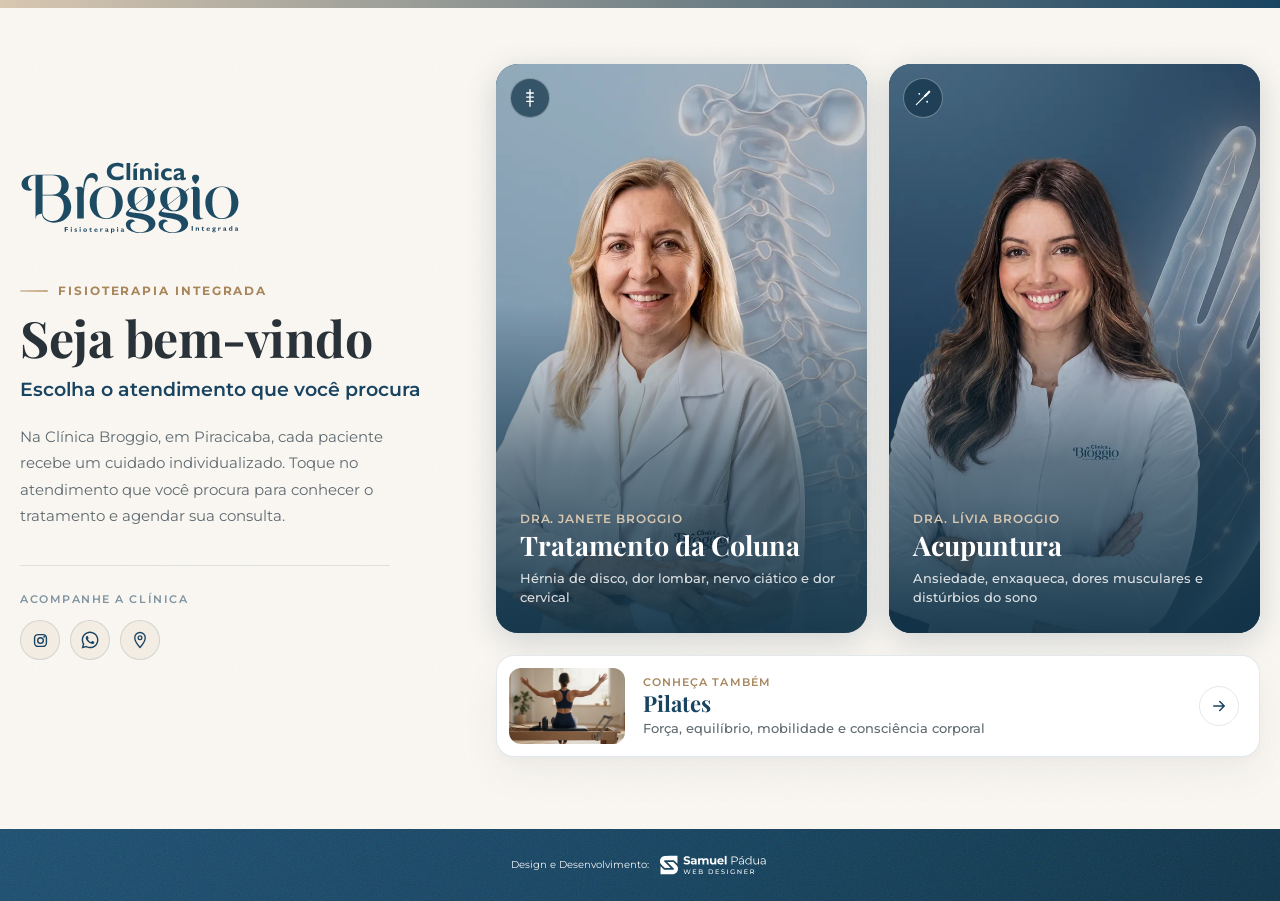
<file: index.html>
<!DOCTYPE html>
<html lang="pt-BR">
<head>
  <meta charset="UTF-8">
  <meta name="viewport" content="width=device-width, initial-scale=1.0">
  <title>Clínica Broggio Fisioterapia Integrada | Coluna, Acupuntura e Pilates em Piracicaba</title>
  <meta name="description" content="Clínica Broggio Fisioterapia Integrada em Piracicaba: tratamento da coluna com a Dra. Janete Broggio, acupuntura com a Dra. Lívia Broggio e Pilates. Escolha o atendimento e agende sua consulta.">
  <meta name="robots" content="index,follow">
  <meta property="og:locale" content="pt_BR">
  <meta property="og:type" content="website">
  <meta property="og:site_name" content="Clínica Broggio Fisioterapia Integrada">
  <meta property="og:title" content="Clínica Broggio Fisioterapia Integrada | Coluna, Acupuntura e Pilates">
  <meta property="og:description" content="Tratamento da coluna, acupuntura e Pilates na Clínica Broggio, em Piracicaba - SP. Escolha o atendimento que você procura.">
  <script type="application/ld+json">
    {
      "@context": "https://schema.org",
      "@type": "MedicalBusiness",
      "name": "Clínica Broggio Fisioterapia Integrada",
      "image": "assets/brand/logo.svg",
      "telephone": "+55-19-99115-3569",
      "priceRange": "$$",
      "address": {
        "@type": "PostalAddress",
        "streetAddress": "R. Rafael Aloisi, 287 - Vila Rezende",
        "addressLocality": "Piracicaba",
        "addressRegion": "SP",
        "postalCode": "13405-205",
        "addressCountry": "BR"
      },
      "sameAs": [
        "https://www.instagram.com/clinicabroggio/"
      ]
    }
  </script>
  <link rel="icon" type="image/svg+xml" href="assets/brand/iso.svg">
  <link rel="preconnect" href="https://fonts.googleapis.com">
  <link rel="preconnect" href="https://fonts.gstatic.com" crossorigin>
  <link href="https://fonts.googleapis.com/css2?family=Montserrat:wght@400;500;600;700;800&family=Playfair+Display:wght@400;500;600;700;800&display=swap" rel="stylesheet">
  <link rel="stylesheet" href="assets/css/style.css">
  <link rel="stylesheet" href="assets/css/portal.css">
</head>
<body class="portal-page">

  <div class="top-bar"></div>

  <main class="pt-main">
    <div class="pt-grain"></div>

    <div class="pt-container">

      <!-- Boas-vindas -->
      <header class="pt-header">
        <img src="assets/brand/logo.svg" class="pt-logo" alt="Clínica Broggio Fisioterapia Integrada" width="266" height="90">
        <span class="pt-eyebrow">Fisioterapia Integrada</span>
        <h1 class="pt-title">Seja bem-vindo</h1>
        <p class="pt-subtitle">Escolha o atendimento que você procura</p>
        <p class="pt-intro">Na Clínica Broggio, em Piracicaba, cada paciente recebe um cuidado individualizado. Toque no atendimento que você procura para conhecer o tratamento e agendar sua consulta.</p>
      </header>

      <!-- Redes sociais -->
      <div class="pt-social">
        <span class="pt-social-label">Acompanhe a clínica</span>
        <div class="pt-social-links">
          <a href="https://www.instagram.com/clinicabroggio/" class="pt-social-btn" target="_blank" rel="noopener" aria-label="Instagram da Clínica Broggio (@clinicabroggio)">
            <svg width="17" height="17" viewBox="0 0 28 28" fill="none" xmlns="http://www.w3.org/2000/svg" aria-hidden="true">
              <rect x="4.25" y="4.25" width="19.5" height="19.5" rx="5.75" stroke="currentColor" stroke-width="2.3"/>
              <circle cx="14" cy="14" r="4.65" stroke="currentColor" stroke-width="2.3"/>
              <circle cx="20.2" cy="7.8" r="1.5" fill="currentColor"/>
            </svg>
          </a>
          <a href="https://wa.me/5519991153569?text=Ol%C3%A1!%20Gostaria%20de%20agendar%20uma%20consulta%20na%20Cl%C3%ADnica%20Broggio." class="pt-social-btn" target="_blank" rel="noopener" aria-label="WhatsApp da Clínica Broggio">
            <svg width="18" height="18" viewBox="0 0 57 57" fill="currentColor" xmlns="http://www.w3.org/2000/svg" aria-hidden="true">
              <path fill-rule="evenodd" clip-rule="evenodd" d="M47.4216 9.51921C42.4222 4.51401 35.7735 1.75635 28.6904 1.75342C14.0949 1.75342 2.21626 13.6317 2.21039 28.2311C2.20844 32.8981 3.42761 37.4539 5.74495 41.4695L1.98828 55.1909L16.0257 51.5086C19.8936 53.6185 24.2481 54.7304 28.6796 54.7317H28.6907C43.2846 54.7317 55.1645 42.8524 55.1701 28.2523C55.173 21.1767 52.4212 14.5241 47.4216 9.51921ZM28.6904 50.2598H28.6813C24.7322 50.2581 20.8591 49.1968 17.4794 47.1919L16.6761 46.7148L8.34605 48.9L10.5695 40.7784L10.046 39.9457C7.84279 36.4415 6.67939 32.3913 6.68135 28.2328C6.68592 16.0981 16.5593 6.22568 28.6992 6.22568C34.5779 6.22763 40.1039 8.51986 44.2592 12.68C48.4144 16.8401 50.7014 22.3698 50.6994 28.2507C50.6942 40.3863 40.8215 50.2598 28.6904 50.2598ZM40.7628 33.7761C40.1013 33.4448 36.8482 31.8446 36.2416 31.6235C35.6356 31.4027 35.194 31.2928 34.7533 31.9549C34.312 32.617 33.0443 34.1075 32.6581 34.5488C32.2719 34.9904 31.8864 35.0459 31.2246 34.7145C30.5629 34.3834 28.4311 33.6845 25.9037 31.4304C23.937 29.676 22.6092 27.5094 22.223 26.8473C21.8375 26.1845 22.2198 25.861 22.5133 25.497C23.2296 24.6075 23.9468 23.6751 24.1673 23.2338C24.3881 22.7922 24.2775 22.4057 24.1118 22.0746C23.9468 21.7436 22.6236 18.4869 22.0724 17.1617C21.5348 15.8721 20.9898 16.0463 20.5834 16.026C20.1979 16.0068 19.7566 16.0029 19.3154 16.0029C18.8744 16.0029 18.1575 16.1682 17.5508 16.831C16.9445 17.4934 15.2355 19.0939 15.2355 22.3505C15.2355 25.6072 17.6063 28.7533 17.937 29.1949C18.2677 29.6365 22.6027 36.3195 29.2396 39.1851C30.8182 39.8674 32.0505 40.2741 33.0116 40.5791C34.5968 41.0827 36.0387 41.0116 37.1789 40.8413C38.4503 40.6512 41.0932 39.2406 41.645 37.6952C42.1962 36.1496 42.1962 34.825 42.0305 34.5488C41.8655 34.2729 41.4242 34.1075 40.7628 33.7761Z"/>
            </svg>
          </a>
          <a href="https://maps.google.com/?q=R.%20Rafael%20Aloisi,%20287%20-%20Vila%20Rezende,%20Piracicaba%20-%20SP,%2013405-205" class="pt-social-btn" target="_blank" rel="noopener" aria-label="Localização da clínica no Google Maps">
            <svg width="18" height="18" viewBox="0 0 24 24" fill="none" xmlns="http://www.w3.org/2000/svg" aria-hidden="true">
              <path d="M12 2C8.13 2 5 5.13 5 9c0 5.25 7 13 7 13s7-7.75 7-13c0-3.87-3.13-7-7-7z" stroke="currentColor" stroke-width="1.8" stroke-linejoin="round"/>
              <circle cx="12" cy="9" r="2.5" stroke="currentColor" stroke-width="1.7"/>
            </svg>
          </a>
        </div>
      </div>

      <!-- Os caminhos -->
      <nav class="pt-paths" aria-label="Escolha o atendimento">

        <!-- Tratamento da Coluna -->
        <a href="coluna/" class="pt-card pt-card--coluna">
          <picture>
            <source srcset="assets/img/portal/portal-coluna.webp" type="image/webp">
            <img src="assets/img/portal/portal-coluna.jpg" class="pt-card-img" width="720" height="1104" alt="Dra. Janete Broggio de jaleco, fisioterapeuta especializada no tratamento da coluna">
          </picture>
          <span class="pt-badge" aria-hidden="true">
            <svg width="20" height="20" viewBox="0 0 24 24" fill="none" xmlns="http://www.w3.org/2000/svg">
              <path d="M12 2v20M8 6h8M8 11h8M8 16h8" stroke="white" stroke-width="1.6" stroke-linecap="round" stroke-linejoin="round"/>
            </svg>
          </span>
          <span class="pt-caption">
            <span class="pt-kicker">Dra. Janete Broggio</span>
            <span class="pt-card-title">Tratamento da Coluna</span>
            <span class="pt-card-desc">Hérnia de disco, dor lombar, nervo ciático e dor cervical</span>
          </span>
        </a>

        <!-- Acupuntura -->
        <a href="acupuntura/" class="pt-card pt-card--acupuntura">
          <picture>
            <source srcset="assets/img/portal/portal-acupuntura.webp" type="image/webp">
            <img src="assets/img/portal/portal-acupuntura.jpg" class="pt-card-img" width="720" height="1104" alt="Dra. Lívia Broggio de jaleco, fisioterapeuta pós-graduada em Acupuntura Sistêmica">
          </picture>
          <span class="pt-badge" aria-hidden="true">
            <svg width="20" height="20" viewBox="0 0 24 24" fill="none" xmlns="http://www.w3.org/2000/svg">
              <path d="M4 20L14.5 9.5" stroke="white" stroke-width="1.4" stroke-linecap="round"/>
              <path d="M14.5 9.5l5-5" stroke="white" stroke-width="2.6" stroke-linecap="round"/>
              <circle cx="7.5" cy="7" r="1.1" fill="white"/>
              <circle cx="17" cy="16.5" r="1.1" fill="white"/>
            </svg>
          </span>
          <span class="pt-caption">
            <span class="pt-kicker">Dra. Lívia Broggio</span>
            <span class="pt-card-title">Acupuntura</span>
            <span class="pt-card-desc">Ansiedade, enxaqueca, dores musculares e distúrbios do sono</span>
          </span>
        </a>

        <!-- Pilates (secundário) -->
        <a href="pilates/" class="pt-mini">
          <picture>
            <source srcset="assets/img/portal/portal-pilates.webp" type="image/webp">
            <img src="assets/img/portal/portal-pilates.jpg" class="pt-mini-img" width="640" height="400" alt="Aluna de costas no reformer, com os braços abertos, no estúdio de Pilates">
          </picture>
          <span class="pt-mini-text">
            <span class="pt-mini-kicker">Conheça também</span>
            <span class="pt-mini-title">Pilates</span>
            <span class="pt-mini-desc">Força, equilíbrio, mobilidade e consciência corporal</span>
          </span>
          <span class="pt-mini-arrow" aria-hidden="true">
            <svg width="18" height="18" viewBox="0 0 24 24" fill="none" xmlns="http://www.w3.org/2000/svg">
              <path d="M5 12h14M13 6l6 6-6 6" stroke="currentColor" stroke-width="2" stroke-linecap="round" stroke-linejoin="round"/>
            </svg>
          </span>
        </a>

      </nav>

    </div>
  </main>

  <!-- Footer -->
  <footer class="site-footer">
    <div class="site-footer-grain"></div>
    <div class="site-footer-inner">
      <a href="https://samuelpadua.com.br/" class="site-footer-credit" target="_blank" rel="noopener" aria-label="Design e Desenvolvimento por Samuel Pádua Web Designer">
        <span class="site-footer-credit-text">Design e Desenvolvimento:</span>
        <img src="assets/brand/logo-samuel.svg" alt="Samuel Pádua Web Designer" class="site-footer-credit-logo">
      </a>
    </div>
  </footer>

</body>
</html>
</file>
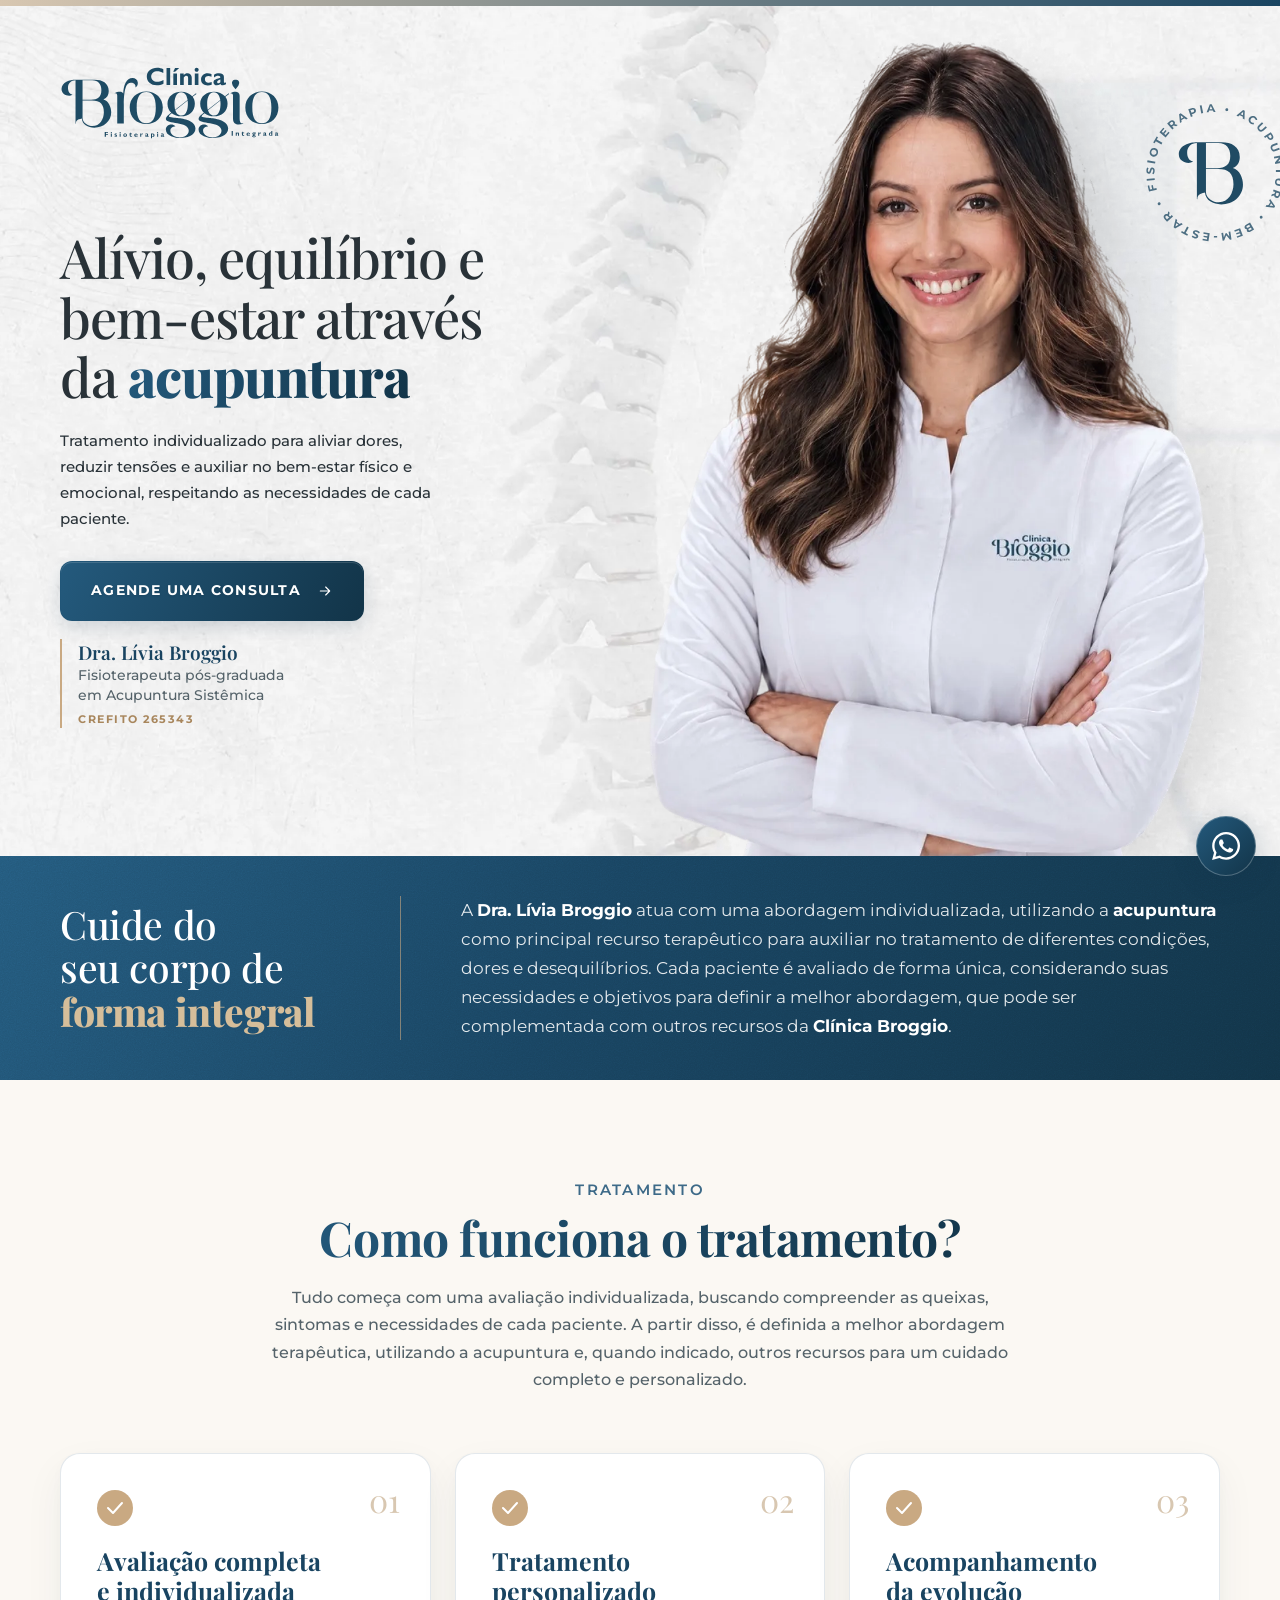
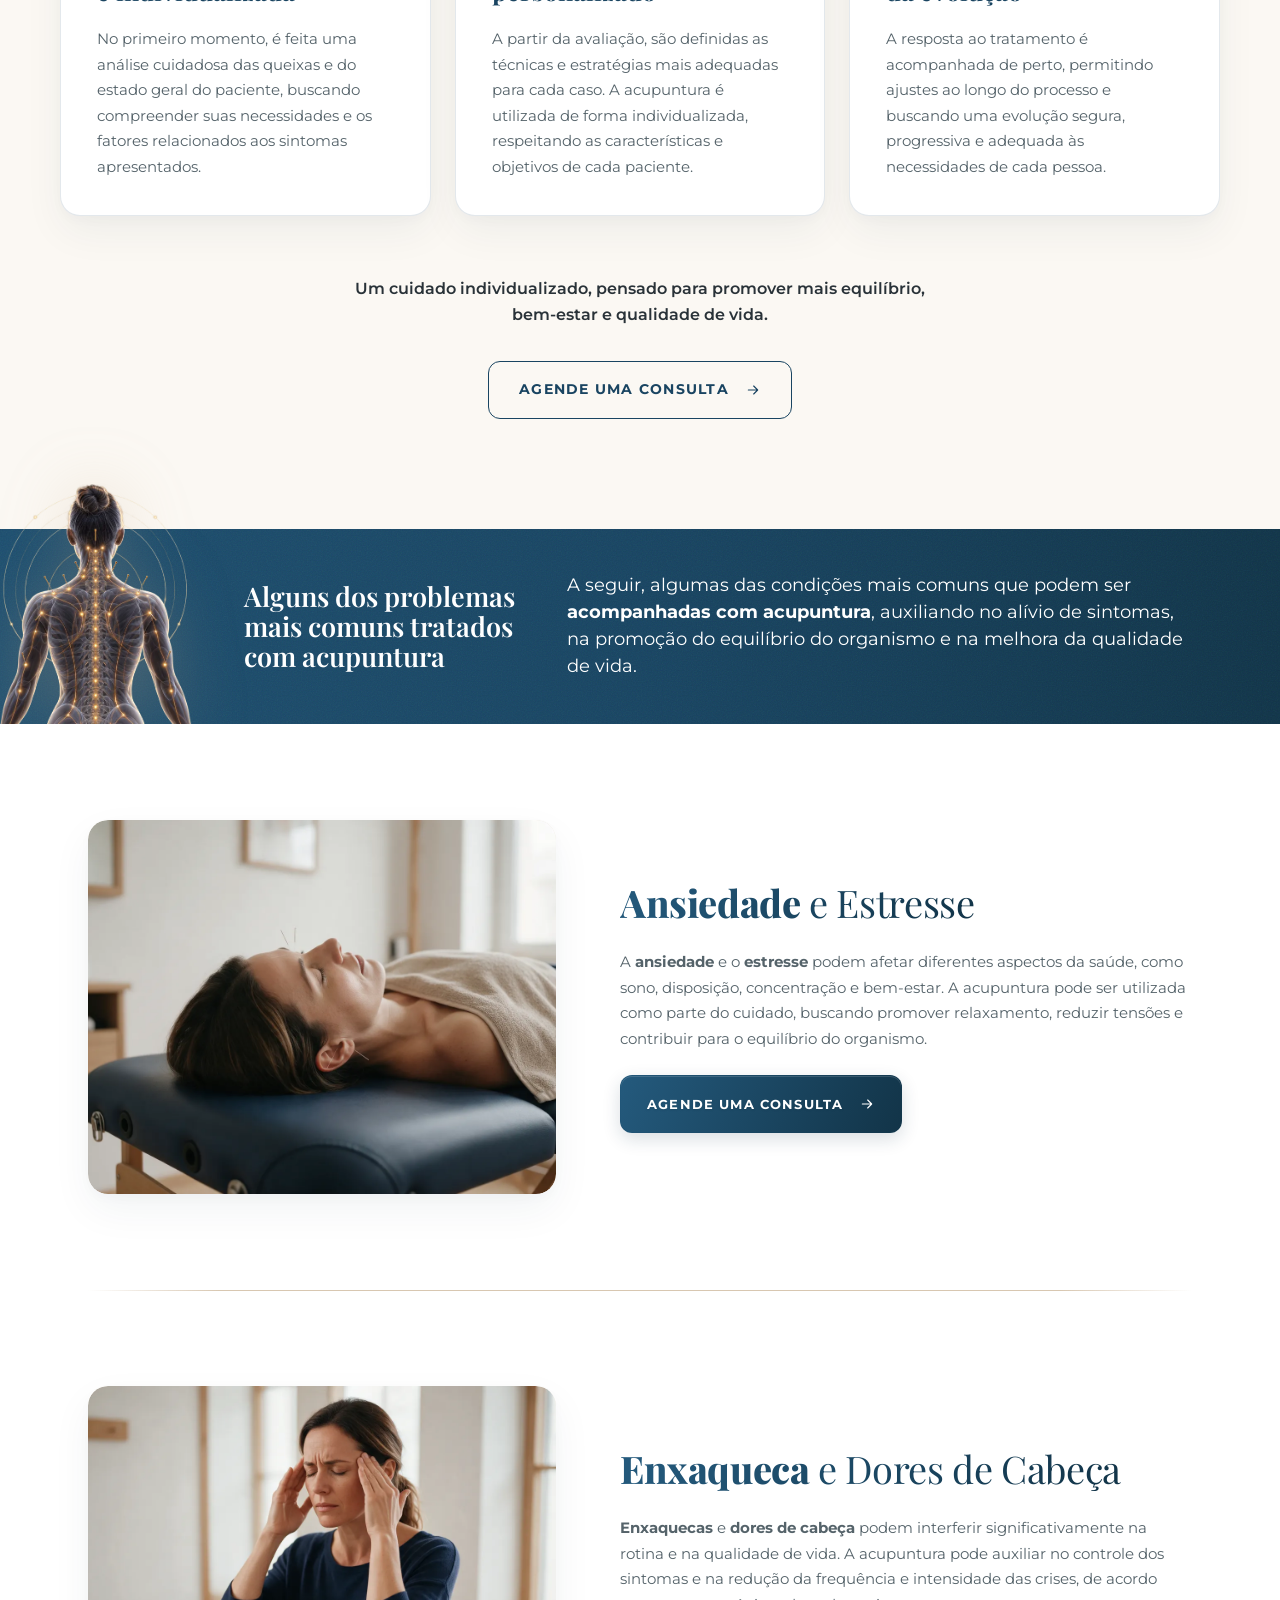
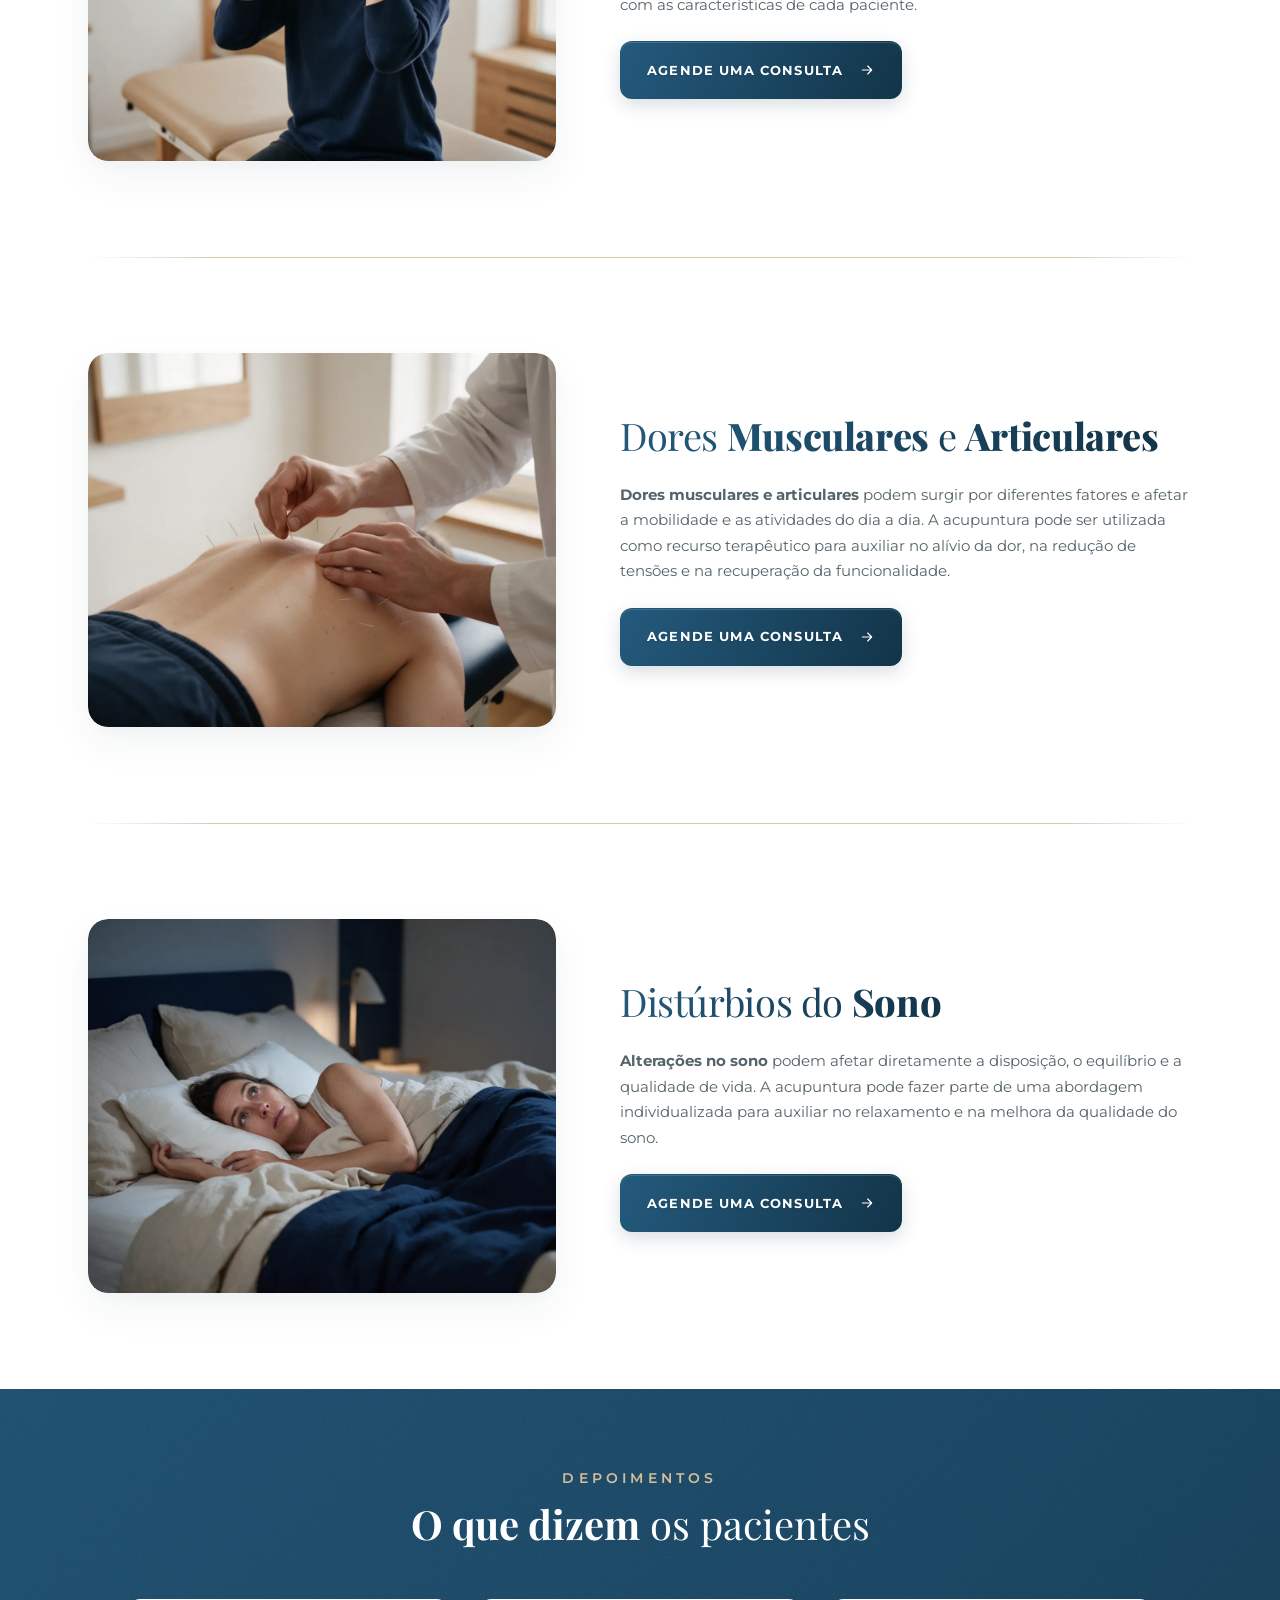
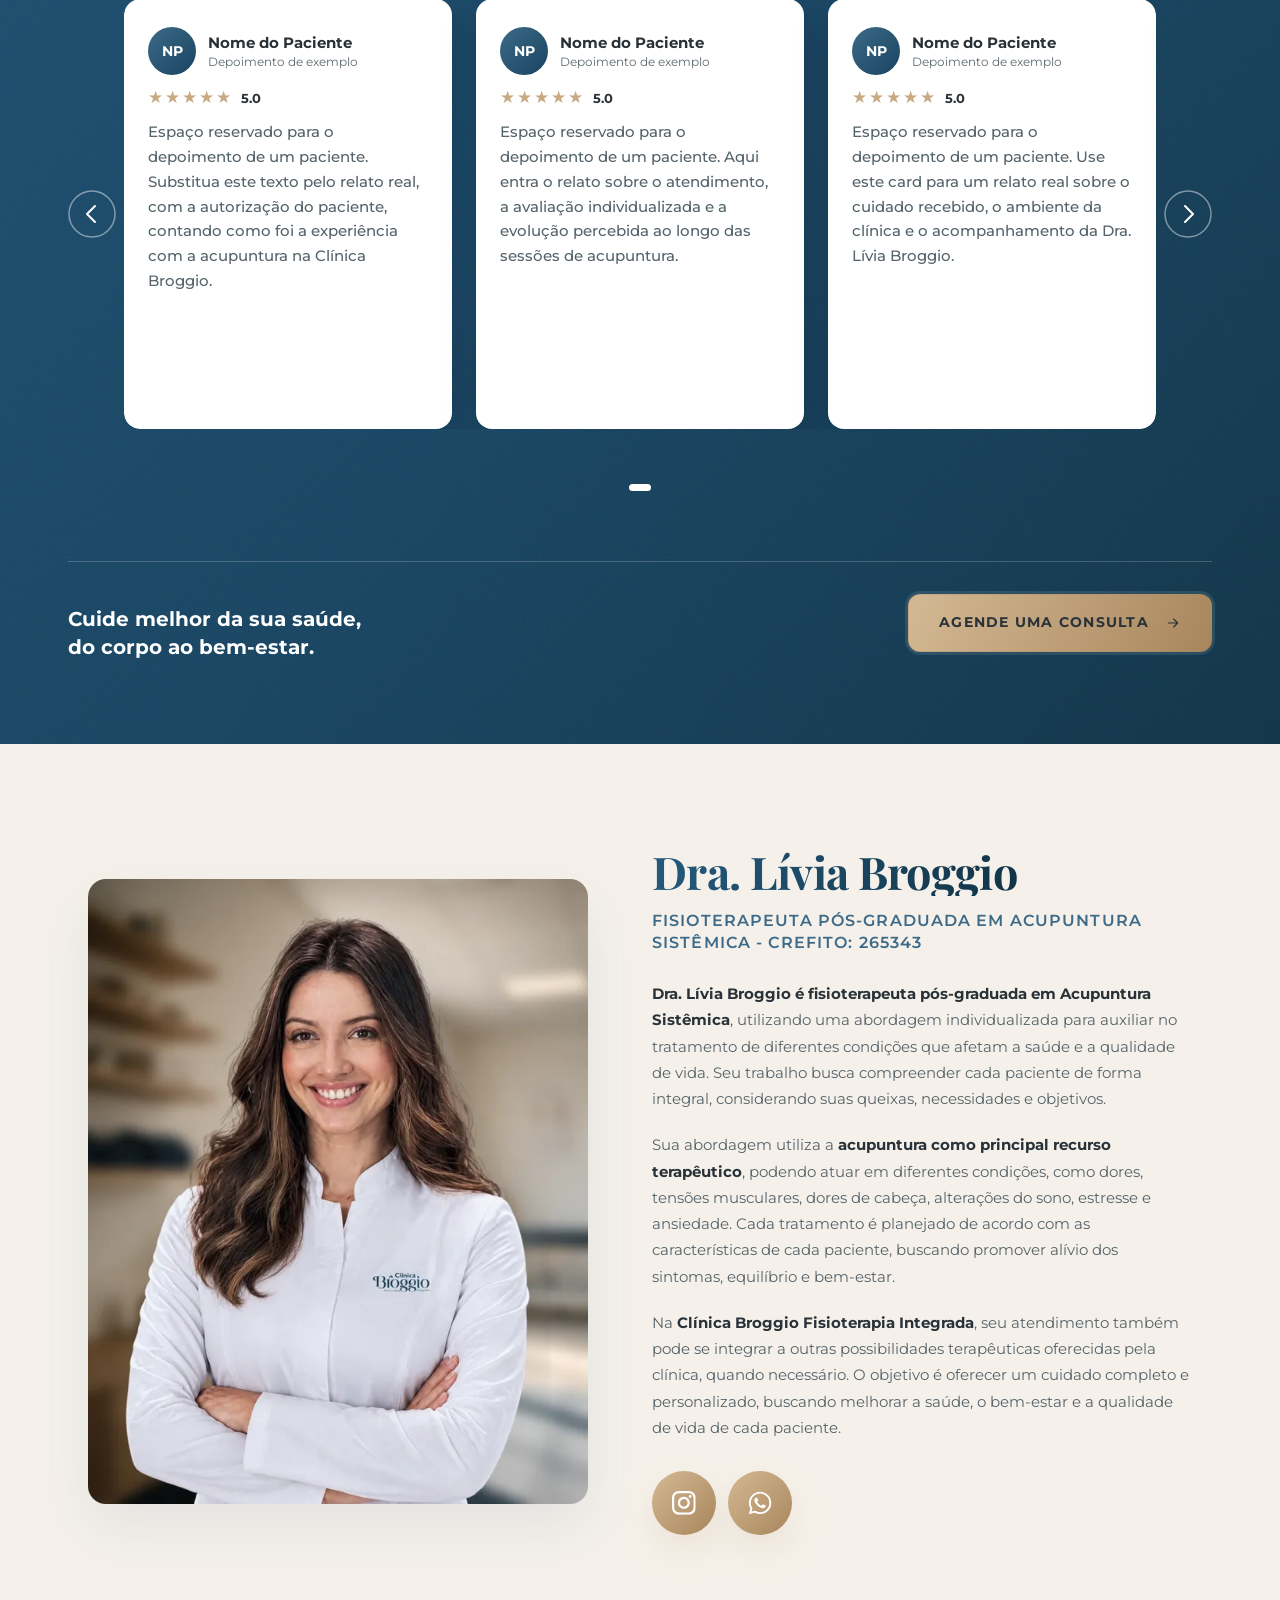
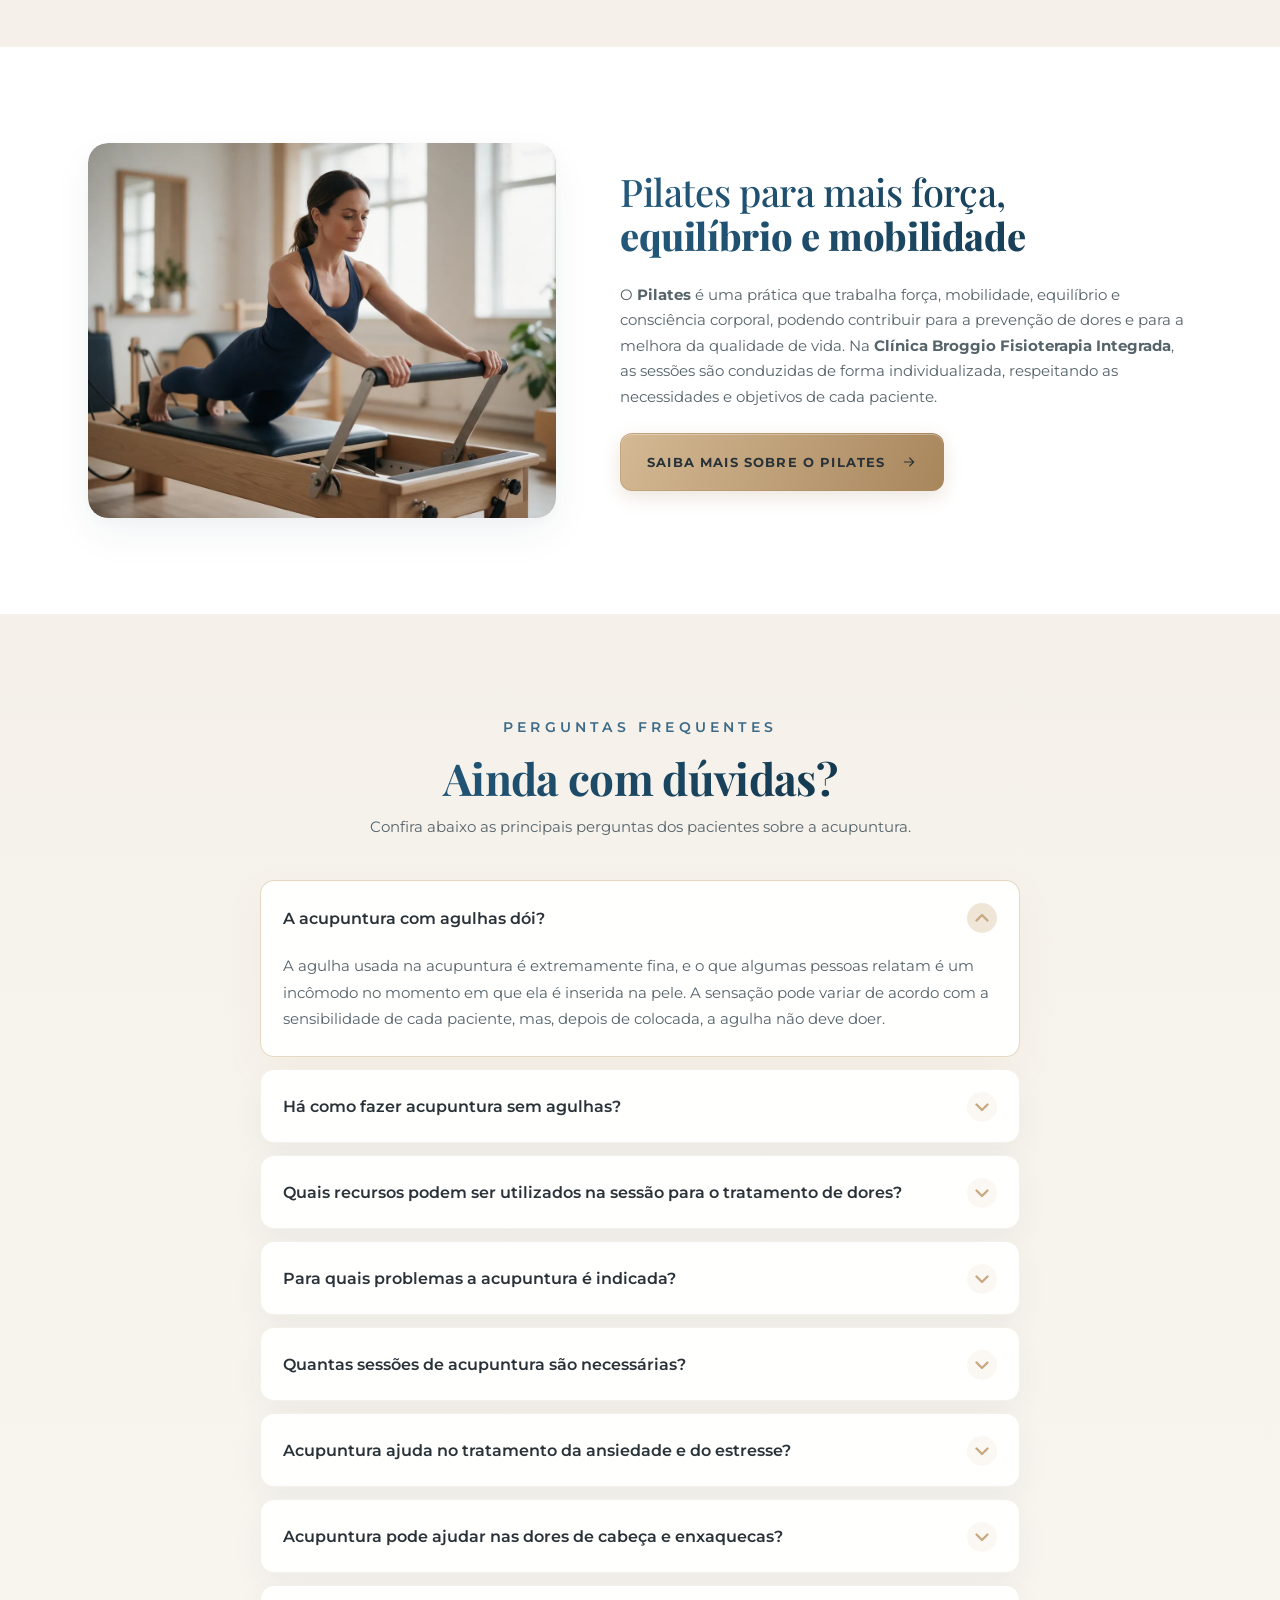
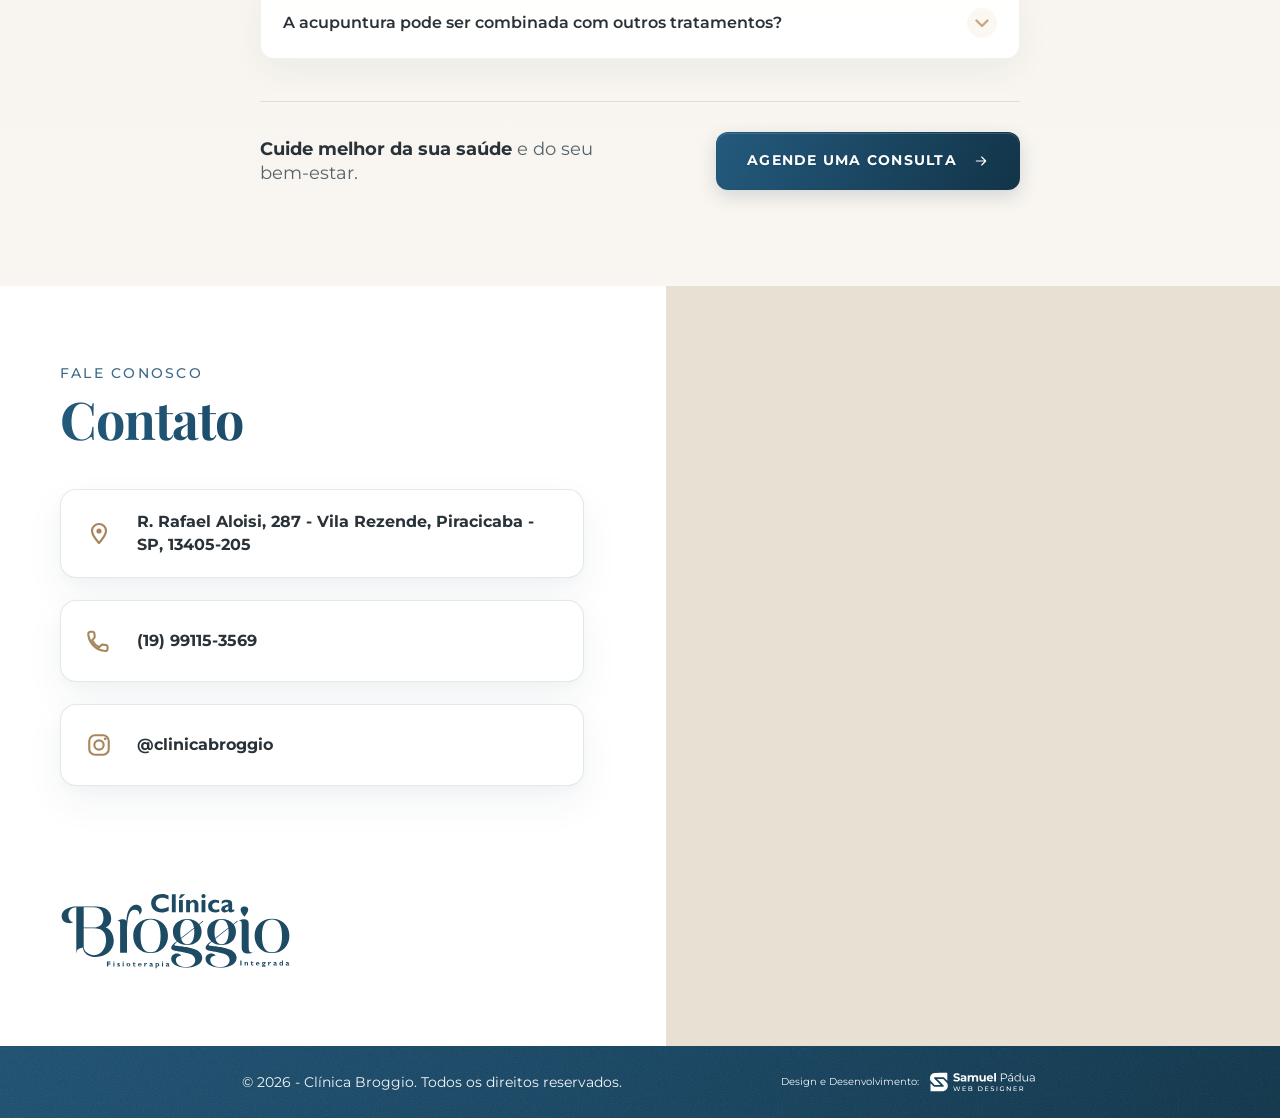
<file: acupuntura/index.html>
<!DOCTYPE html>
<html lang="pt-BR">
<head>
  <meta charset="UTF-8">
  <meta name="viewport" content="width=device-width, initial-scale=1.0">
  <title>Acupuntura em Piracicaba | Dra. Lívia Broggio – Clínica Broggio</title>
  <meta name="description" content="Acupuntura em Piracicaba com a Dra. Lívia Broggio, fisioterapeuta pós-graduada em Acupuntura Sistêmica (CREFITO 265343). Tratamento individualizado para ansiedade, estresse, enxaqueca, dores musculares e distúrbios do sono na Clínica Broggio, Vila Rezende.">
  <meta name="robots" content="index,follow">
  <meta property="og:locale" content="pt_BR">
  <meta property="og:type" content="website">
  <meta property="og:site_name" content="Clínica Broggio Fisioterapia Integrada">
  <meta property="og:title" content="Acupuntura em Piracicaba | Dra. Lívia Broggio – Clínica Broggio">
  <meta property="og:description" content="Alívio, equilíbrio e bem-estar através da acupuntura. Tratamento individualizado com a Dra. Lívia Broggio na Clínica Broggio, em Piracicaba - SP.">
  <meta name="twitter:card" content="summary_large_image">
  <meta name="twitter:title" content="Acupuntura em Piracicaba | Dra. Lívia Broggio – Clínica Broggio">
  <meta name="twitter:description" content="Alívio, equilíbrio e bem-estar através da acupuntura. Tratamento individualizado com a Dra. Lívia Broggio na Clínica Broggio, em Piracicaba - SP.">
  <script type="application/ld+json">
    {
      "@context": "https://schema.org",
      "@graph": [
        {
          "@type": "MedicalBusiness",
          "@id": "#business",
          "name": "Clínica Broggio Fisioterapia Integrada",
          "image": "../assets/img/acupuntura/perfil-livia.jpg",
          "telephone": "+55-19-99115-3569",
          "priceRange": "$$",
          "address": {
            "@type": "PostalAddress",
            "streetAddress": "R. Rafael Aloisi, 287 - Vila Rezende",
            "addressLocality": "Piracicaba",
            "addressRegion": "SP",
            "postalCode": "13405-205",
            "addressCountry": "BR"
          },
          "sameAs": [
            "https://www.instagram.com/clinicabroggio/"
          ]
        },
        {
          "@type": "Physician",
          "@id": "#physician",
          "name": "Dra. Lívia Broggio",
          "image": "../assets/img/acupuntura/perfil-livia.jpg",
          "medicalSpecialty": "Physiotherapy",
          "description": "Fisioterapeuta pós-graduada em Acupuntura Sistêmica, em Piracicaba - SP, com abordagem individualizada para dores, tensões musculares, dores de cabeça, alterações do sono, estresse e ansiedade.",
          "identifier": {
            "@type": "PropertyValue",
            "propertyID": "CREFITO",
            "value": "265343"
          },
          "worksFor": {
            "@id": "#business"
          }
        },
        {
          "@type": "FAQPage",
          "@id": "#faq",
          "mainEntity": [
            {
              "@type": "Question",
              "name": "A acupuntura com agulhas dói?",
              "acceptedAnswer": {
                "@type": "Answer",
                "text": "A agulha usada na acupuntura é extremamente fina, e o que algumas pessoas relatam é um incômodo no momento em que ela é inserida na pele. A sensação pode variar de acordo com a sensibilidade de cada paciente, mas, depois de colocada, a agulha não deve doer."
              }
            },
            {
              "@type": "Question",
              "name": "Há como fazer acupuntura sem agulhas?",
              "acceptedAnswer": {
                "@type": "Answer",
                "text": "Sim. Hoje em dia é possível fazer a sessão de acupuntura com o uso do laser de baixa potência. Os pontos de acupuntura do corpo que seriam estimulados com as agulhas podem ser ativados com a luz do laser, que é totalmente indolor."
              }
            },
            {
              "@type": "Question",
              "name": "Quais recursos podem ser utilizados na sessão para o tratamento de dores?",
              "acceptedAnswer": {
                "@type": "Answer",
                "text": "Para o tratamento de dores, durante a sessão podemos utilizar diversos recursos terapêuticos. A acupuntura em si é um tratamento sistêmico, em que o organismo é estimulado a gerar respostas neurais para a dor. O laser de baixa potência, usado no local da dor, também atua promovendo analgesia, diminuição da inflamação e recuperação dos tecidos, entre outras respostas diretamente ligadas à lesão. Outro recurso são as ventosas, capazes de relaxar a musculatura, promover uma liberação miofascial e melhorar a oxigenação sanguínea local. Tudo isso favorece muito os resultados da sessão para a melhora do quadro."
              }
            },
            {
              "@type": "Question",
              "name": "Para quais problemas a acupuntura é indicada?",
              "acceptedAnswer": {
                "@type": "Answer",
                "text": "A acupuntura pode ser utilizada como recurso terapêutico em diferentes condições, como dores musculares e articulares, tensões, dores de cabeça e enxaquecas, alterações do sono, estresse e ansiedade. A indicação é definida após a avaliação individual, considerando as queixas, o histórico e os objetivos de cada paciente."
              }
            },
            {
              "@type": "Question",
              "name": "Quantas sessões de acupuntura são necessárias?",
              "acceptedAnswer": {
                "@type": "Answer",
                "text": "O número de sessões varia de acordo com a condição tratada, o tempo de evolução dos sintomas e a resposta individual ao tratamento. Após a avaliação, é definido um plano de acompanhamento, que pode ser ajustado ao longo do processo conforme a evolução de cada paciente."
              }
            },
            {
              "@type": "Question",
              "name": "Acupuntura ajuda no tratamento da ansiedade e do estresse?",
              "acceptedAnswer": {
                "@type": "Answer",
                "text": "A acupuntura pode fazer parte do cuidado de pessoas com ansiedade e estresse, contribuindo para o relaxamento, a redução de tensões e a sensação de bem-estar. Ela atua de forma complementar e não substitui o acompanhamento médico ou psicológico quando este é necessário."
              }
            },
            {
              "@type": "Question",
              "name": "Acupuntura pode ajudar nas dores de cabeça e enxaquecas?",
              "acceptedAnswer": {
                "@type": "Answer",
                "text": "Sim. A acupuntura pode ser utilizada para auxiliar no controle das dores de cabeça e enxaquecas, buscando reduzir a frequência e a intensidade das crises. A resposta varia de pessoa para pessoa, por isso a avaliação individual é fundamental para definir a melhor abordagem."
              }
            },
            {
              "@type": "Question",
              "name": "A acupuntura pode ser combinada com outros tratamentos?",
              "acceptedAnswer": {
                "@type": "Answer",
                "text": "Sim. A acupuntura pode ser integrada a outros recursos terapêuticos, como a fisioterapia e o Pilates, e também a tratamentos médicos em andamento. Na Clínica Broggio, quando indicado, o cuidado é planejado de forma integrada para oferecer um acompanhamento mais completo."
              }
            }
          ]
        }
      ]
    }
  </script>
  <link rel="icon" type="image/svg+xml" href="../assets/brand/iso.svg">
  <link rel="preconnect" href="https://fonts.googleapis.com">
  <link rel="preconnect" href="https://fonts.gstatic.com" crossorigin>
  <link rel="preload" href="https://fonts.googleapis.com/css2?family=Montserrat:wght@400;500;600;700;800&family=Playfair+Display:wght@400;500;600;700;800&display=swap" as="style" onload="this.onload=null;this.rel='stylesheet'">
  <noscript><link rel="stylesheet" href="https://fonts.googleapis.com/css2?family=Montserrat:wght@400;500;600;700;800&family=Playfair+Display:wght@400;500;600;700;800&display=swap"></noscript>
  <link rel="stylesheet" href="../assets/css/style.css">
</head>
<body>
  <a class="skip-link" href="#conteudo">Pular para o conteúdo</a>

  <!-- Borda superior gradiente -->
  <div class="top-bar"></div>

  <!-- ======================== HERO ======================== -->
  <main id="conteudo">
  <section class="hero">
    <div class="hero-bg"></div>

    <div class="hero-inner">
      <!-- Logo -->
      <header class="hero-header">
        <a href="../" class="logo-link" aria-label="Clínica Broggio – página inicial">
          <img src="../assets/brand/logo.svg" class="logo" alt="Clínica Broggio Fisioterapia Integrada" width="266" height="90">
        </a>
      </header>

      <!-- Conteúdo principal -->
      <div class="hero-content">

        <!-- Coluna esquerda: texto + CTA -->
        <div class="hero-left">
          <h1>
            Alívio, equilíbrio e<br>
            bem-estar através<br>
            da <span class="gradient-text">acupuntura</span>
          </h1>

          <p class="subtext">
            Tratamento individualizado para aliviar dores, reduzir tensões e auxiliar no bem-estar físico e emocional, respeitando as necessidades de cada paciente.
          </p>

          <a href="https://wa.me/5519991153569?text=Ol%C3%A1!%20Gostaria%20de%20agendar%20uma%20consulta%20de%20acupuntura%20com%20a%20Dra.%20L%C3%ADvia%20Broggio." class="btn-cta" target="_blank" rel="noopener">
            Agende uma Consulta
          </a>

          <div class="hero-credential">
            <p class="hc-name">Dra. Lívia Broggio</p>
            <p class="hc-title">Fisioterapeuta pós-graduada em Acupuntura Sistêmica</p>
            <p class="hc-reg">CREFITO 265343</p>
          </div>
        </div>

        <!-- Coluna direita: foto -->
        <div class="hero-right">
          <div class="stamp-wrapper">
            <img src="../assets/brand/stamp-txt.svg" class="stamp-txt" alt="">
            <img src="../assets/brand/iso.svg" class="stamp-iso" alt="">
          </div>
          <picture>
            <source type="image/webp" srcset="../assets/img/acupuntura/dra-livia.webp">
            <img src="../assets/img/acupuntura/dra-livia.png" class="doctor-img" alt="Dra. Lívia Broggio, fisioterapeuta pós-graduada em Acupuntura Sistêmica" width="1113" height="1251" fetchpriority="high">
          </picture>
        </div>

      </div>
    </div>
  </section>
  <!-- ======================== /HERO ======================== -->

  <!-- ======================== INTRO BLOCK ======================== -->
  <section class="intro-block">
    <div class="intro-inner">

      <div class="intro-left">
        <h2>Cuide do seu corpo de <strong>forma integral</strong></h2>
      </div>

      <div class="intro-right">
        <p>
          A <strong>Dra. Lívia Broggio</strong> atua com uma abordagem individualizada, utilizando a <strong>acupuntura</strong> como principal recurso terapêutico para auxiliar no tratamento de diferentes condições, dores e desequilíbrios. Cada paciente é avaliado de forma única, considerando suas necessidades e objetivos para definir a melhor abordagem, que pode ser complementada com outros recursos da <strong>Clínica Broggio</strong>.
        </p>
      </div>

    </div>
  </section>
  <!-- ======================== /INTRO BLOCK ======================== -->

  <!-- ======================== TREATMENT BLOCK ======================== -->
  <section class="treatment-block">
    <div class="treatment-inner">

      <div class="treatment-header">
        <span class="tagline">Tratamento</span>
        <h2 class="treatment-title">Como funciona o tratamento?</h2>
        <p class="treatment-desc">Tudo começa com uma avaliação individualizada, buscando compreender as queixas, sintomas e necessidades de cada paciente. A partir disso, é definida a melhor abordagem terapêutica, utilizando a acupuntura e, quando indicado, outros recursos para um cuidado completo e personalizado.</p>
      </div>

      <div class="cards-grid">

        <div class="card">
          <div class="card-icon">
            <svg width="36" height="36" viewBox="0 0 36 36" fill="none" xmlns="http://www.w3.org/2000/svg">
              <circle cx="18" cy="18" r="18" fill="#C9A982"/>
              <path d="M11 18l5 5 9-10" stroke="#FFFFFF" stroke-width="2" stroke-linecap="round" stroke-linejoin="round"/>
            </svg>
          </div>
          <h3>Avaliação completa <br>e individualizada</h3>
          <p>No primeiro momento, é feita uma análise cuidadosa das queixas e do estado geral do paciente, buscando compreender suas necessidades e os fatores relacionados aos sintomas apresentados.</p>
        </div>

        <div class="card">
          <div class="card-icon">
            <svg width="36" height="36" viewBox="0 0 36 36" fill="none" xmlns="http://www.w3.org/2000/svg">
              <circle cx="18" cy="18" r="18" fill="#C9A982"/>
              <path d="M11 18l5 5 9-10" stroke="#FFFFFF" stroke-width="2" stroke-linecap="round" stroke-linejoin="round"/>
            </svg>
          </div>
          <h3>Tratamento <br>personalizado</h3>
          <p>A partir da avaliação, são definidas as técnicas e estratégias mais adequadas para cada caso. A acupuntura é utilizada de forma individualizada, respeitando as características e objetivos de cada paciente.</p>
        </div>

        <div class="card">
          <div class="card-icon">
            <svg width="36" height="36" viewBox="0 0 36 36" fill="none" xmlns="http://www.w3.org/2000/svg">
              <circle cx="18" cy="18" r="18" fill="#C9A982"/>
              <path d="M11 18l5 5 9-10" stroke="#FFFFFF" stroke-width="2" stroke-linecap="round" stroke-linejoin="round"/>
            </svg>
          </div>
          <h3>Acompanhamento <br>da evolução</h3>
          <p>A resposta ao tratamento é acompanhada de perto, permitindo ajustes ao longo do processo e buscando uma evolução segura, progressiva e adequada às necessidades de cada pessoa.</p>
        </div>

      </div>

      <div class="treatment-footer">
        <p>Um cuidado individualizado, pensado para promover mais equilíbrio, <br>bem-estar e qualidade de vida.</p>
        <a href="https://wa.me/5519991153569?text=Ol%C3%A1!%20Gostaria%20de%20agendar%20uma%20consulta%20de%20acupuntura%20com%20a%20Dra.%20L%C3%ADvia%20Broggio." class="btn-cta btn-cta--center btn-cta--outline" target="_blank" rel="noopener">
          Agende uma Consulta
        </a>
      </div>

    </div>
  </section>
  <!-- ======================== /TREATMENT BLOCK ======================== -->

  <!-- ======================== PROBLEMS BLOCK ======================== -->
  <section class="problems-block">
    <div class="problems-grain"></div>

    <div class="problems-inner">
      <div class="problems-img-col">
        <picture>
          <source type="image/webp" srcset="../assets/img/acupuntura/problemas-acupuntura.webp">
          <img src="../assets/img/acupuntura/problemas-acupuntura.png" class="problems-img" alt="Pontos de acupuntura ao longo do pescoço, ombros e coluna" width="449" height="560" loading="lazy">
        </picture>
      </div>

      <h2 class="problems-headline">Alguns dos problemas<br>mais comuns tratados<br>com acupuntura</h2>

      <p class="problems-body">A seguir, algumas das condições mais comuns que podem ser <strong>acompanhadas com acupuntura</strong>, auxiliando no alívio de sintomas, na promoção do equilíbrio do organismo e na melhora da qualidade de vida.</p>
    </div>
  </section>
  <!-- ======================== /PROBLEMS BLOCK ======================== -->

  <!-- ======================== ANSIEDADE BLOCK ======================== -->
  <section class="condition-block">
    <div class="condition-inner">

      <div class="condition-media">
        <picture>
          <source type="image/webp" srcset="../assets/img/acupuntura/ansiedade.webp">
          <img src="../assets/img/acupuntura/ansiedade.jpg" class="condition-img" alt="Paciente relaxada durante sessão de acupuntura para ansiedade e estresse" width="1200" height="900" loading="lazy">
        </picture>
      </div>

      <div class="condition-text">
        <h2 class="condition-title"><strong>Ansiedade</strong> e Estresse</h2>
        <p class="condition-body">A <strong>ansiedade</strong> e o <strong>estresse</strong> podem afetar diferentes aspectos da saúde, como sono, disposição, concentração e bem-estar. A acupuntura pode ser utilizada como parte do cuidado, buscando promover relaxamento, reduzir tensões e contribuir para o equilíbrio do organismo.</p>
        <a href="https://wa.me/5519991153569?text=Ol%C3%A1!%20Gostaria%20de%20agendar%20uma%20consulta%20de%20acupuntura%20com%20a%20Dra.%20L%C3%ADvia%20Broggio." class="btn-cta" target="_blank" rel="noopener">
          Agende uma Consulta
        </a>
      </div>

    </div>
  </section>
  <!-- ======================== /ANSIEDADE BLOCK ======================== -->

  <!-- ======================== ENXAQUECA BLOCK ======================== -->
  <section class="condition-block">
    <div class="condition-inner">

      <div class="condition-media">
        <picture>
          <source type="image/webp" srcset="../assets/img/acupuntura/enxaqueca.webp">
          <img src="../assets/img/acupuntura/enxaqueca.jpg" class="condition-img" alt="Mulher com dor de cabeça pressionando as têmporas" width="1200" height="900" loading="lazy">
        </picture>
      </div>

      <div class="condition-text">
        <h2 class="condition-title"><strong>Enxaqueca</strong> e Dores de Cabeça</h2>
        <p class="condition-body"><strong>Enxaquecas</strong> e <strong>dores de cabeça</strong> podem interferir significativamente na rotina e na qualidade de vida. A acupuntura pode auxiliar no controle dos sintomas e na redução da frequência e intensidade das crises, de acordo com as características de cada paciente.</p>
        <a href="https://wa.me/5519991153569?text=Ol%C3%A1!%20Gostaria%20de%20agendar%20uma%20consulta%20de%20acupuntura%20com%20a%20Dra.%20L%C3%ADvia%20Broggio." class="btn-cta" target="_blank" rel="noopener">
          Agende uma Consulta
        </a>
      </div>

    </div>
  </section>
  <!-- ======================== /ENXAQUECA BLOCK ======================== -->

  <!-- ======================== DORES MUSCULARES BLOCK ======================== -->
  <section class="condition-block">
    <div class="condition-inner">

      <div class="condition-media">
        <picture>
          <source type="image/webp" srcset="../assets/img/acupuntura/dores-musculares.webp">
          <img src="../assets/img/acupuntura/dores-musculares.jpg" class="condition-img" alt="Aplicação de agulhas de acupuntura nos ombros e costas" width="1200" height="900" loading="lazy">
        </picture>
      </div>

      <div class="condition-text">
        <h2 class="condition-title">Dores <strong>Musculares</strong> e <strong>Articulares</strong></h2>
        <p class="condition-body"><strong>Dores musculares e articulares</strong> podem surgir por diferentes fatores e afetar a mobilidade e as atividades do dia a dia. A acupuntura pode ser utilizada como recurso terapêutico para auxiliar no alívio da dor, na redução de tensões e na recuperação da funcionalidade.</p>
        <a href="https://wa.me/5519991153569?text=Ol%C3%A1!%20Gostaria%20de%20agendar%20uma%20consulta%20de%20acupuntura%20com%20a%20Dra.%20L%C3%ADvia%20Broggio." class="btn-cta" target="_blank" rel="noopener">
          Agende uma Consulta
        </a>
      </div>

    </div>
  </section>
  <!-- ======================== /DORES MUSCULARES BLOCK ======================== -->

  <!-- ======================== SONO BLOCK ======================== -->
  <section class="condition-block">
    <div class="condition-inner">

      <div class="condition-media">
        <picture>
          <source type="image/webp" srcset="../assets/img/acupuntura/sono.webp">
          <img src="../assets/img/acupuntura/sono.jpg" class="condition-img" alt="Mulher acordada na cama durante a noite, com dificuldade para dormir" width="1200" height="900" loading="lazy">
        </picture>
      </div>

      <div class="condition-text">
        <h2 class="condition-title">Distúrbios do <strong>Sono</strong></h2>
        <p class="condition-body"><strong>Alterações no sono</strong> podem afetar diretamente a disposição, o equilíbrio e a qualidade de vida. A acupuntura pode fazer parte de uma abordagem individualizada para auxiliar no relaxamento e na melhora da qualidade do sono.</p>
        <a href="https://wa.me/5519991153569?text=Ol%C3%A1!%20Gostaria%20de%20agendar%20uma%20consulta%20de%20acupuntura%20com%20a%20Dra.%20L%C3%ADvia%20Broggio." class="btn-cta" target="_blank" rel="noopener">
          Agende uma Consulta
        </a>
      </div>

    </div>
  </section>
  <!-- ======================== /SONO BLOCK ======================== -->

  <!-- ======================== REVIEWS BLOCK ======================== -->
  <section class="reviews-block">
    <div class="reviews-grain"></div>
    <div class="reviews-inner">

      <div class="reviews-header">
        <span class="reviews-tagline">Depoimentos</span>
        <h2 class="reviews-title"><strong>O que dizem</strong> os pacientes</h2>
      </div>

      <div class="reviews-carousel" role="region" aria-roledescription="carrossel" aria-label="Depoimentos de pacientes" tabindex="0">
        <button class="carousel-btn carousel-btn--prev" aria-label="Anterior">
          <svg width="48" height="48" viewBox="0 0 48 48" fill="none" xmlns="http://www.w3.org/2000/svg">
            <circle cx="24" cy="24" r="23" stroke="rgba(255,255,255,0.45)" stroke-width="1.5"/>
            <path d="M27 16l-8 8 8 8" stroke="white" stroke-width="2" stroke-linecap="round" stroke-linejoin="round"/>
          </svg>
        </button>

        <div class="carousel-viewport">
          <div class="reviews-track">

            <!-- EXEMPLO: substituir por depoimento real (nome, iniciais e texto) -->
            <article class="review-card">
              <div class="rc-header">
                <div class="rc-avatar">NP</div>
                <div class="rc-info">
                  <strong class="rc-name">Nome do Paciente</strong>
                  <span class="rc-count">Depoimento de exemplo</span>
                </div>
              </div>
              <div class="rc-stars" aria-label="5 estrelas">
                <span class="rc-stars-icons" aria-hidden="true">★★★★★</span>
                <span class="rc-rating">5.0</span>
              </div>
              <p class="rc-text is-clamped">Espaço reservado para o depoimento de um paciente. Substitua este texto pelo relato real, com a autorização do paciente, contando como foi a experiência com a acupuntura na Clínica Broggio.</p>
              <button class="rc-read-more" type="button" data-review-open>Exibir depoimento completo</button>
              <div class="rc-full-text" hidden>
                <p>Espaço reservado para o depoimento de um paciente. Substitua este texto pelo relato real, com a autorização do paciente, contando como foi a experiência com a acupuntura na Clínica Broggio.</p>
              </div>
            </article>

            <!-- EXEMPLO: substituir por depoimento real (nome, iniciais e texto) -->
            <article class="review-card">
              <div class="rc-header">
                <div class="rc-avatar">NP</div>
                <div class="rc-info">
                  <strong class="rc-name">Nome do Paciente</strong>
                  <span class="rc-count">Depoimento de exemplo</span>
                </div>
              </div>
              <div class="rc-stars" aria-label="5 estrelas">
                <span class="rc-stars-icons" aria-hidden="true">★★★★★</span>
                <span class="rc-rating">5.0</span>
              </div>
              <p class="rc-text is-clamped">Espaço reservado para o depoimento de um paciente. Aqui entra o relato sobre o atendimento, a avaliação individualizada e a evolução percebida ao longo das sessões de acupuntura.</p>
              <button class="rc-read-more" type="button" data-review-open>Exibir depoimento completo</button>
              <div class="rc-full-text" hidden>
                <p>Espaço reservado para o depoimento de um paciente. Aqui entra o relato sobre o atendimento, a avaliação individualizada e a evolução percebida ao longo das sessões de acupuntura.</p>
              </div>
            </article>

            <!-- EXEMPLO: substituir por depoimento real (nome, iniciais e texto) -->
            <article class="review-card">
              <div class="rc-header">
                <div class="rc-avatar">NP</div>
                <div class="rc-info">
                  <strong class="rc-name">Nome do Paciente</strong>
                  <span class="rc-count">Depoimento de exemplo</span>
                </div>
              </div>
              <div class="rc-stars" aria-label="5 estrelas">
                <span class="rc-stars-icons" aria-hidden="true">★★★★★</span>
                <span class="rc-rating">5.0</span>
              </div>
              <p class="rc-text is-clamped">Espaço reservado para o depoimento de um paciente. Use este card para um relato real sobre o cuidado recebido, o ambiente da clínica e o acompanhamento da Dra. Lívia Broggio.</p>
              <button class="rc-read-more" type="button" data-review-open>Exibir depoimento completo</button>
              <div class="rc-full-text" hidden>
                <p>Espaço reservado para o depoimento de um paciente. Use este card para um relato real sobre o cuidado recebido, o ambiente da clínica e o acompanhamento da Dra. Lívia Broggio.</p>
              </div>
            </article>

          </div>
        </div>

        <button class="carousel-btn carousel-btn--next" aria-label="Próximo">
          <svg width="48" height="48" viewBox="0 0 48 48" fill="none" xmlns="http://www.w3.org/2000/svg">
            <circle cx="24" cy="24" r="23" stroke="rgba(255,255,255,0.45)" stroke-width="1.5"/>
            <path d="M21 16l8 8-8 8" stroke="white" stroke-width="2" stroke-linecap="round" stroke-linejoin="round"/>
          </svg>
        </button>
      </div>

      <div class="reviews-pagination" aria-label="Navegação dos depoimentos"></div>

      <div class="reviews-footer">
        <div class="reviews-divider"></div>
        <div class="reviews-cta-row">
          <p class="reviews-cta-text">Cuide melhor da sua saúde,<br>do corpo ao bem-estar.</p>
          <a href="https://wa.me/5519991153569?text=Ol%C3%A1!%20Gostaria%20de%20agendar%20uma%20consulta%20de%20acupuntura%20com%20a%20Dra.%20L%C3%ADvia%20Broggio." class="btn-cta btn-cta--accent" target="_blank" rel="noopener">
            Agende uma Consulta
          </a>
        </div>
      </div>

    </div>
  </section>
  <!-- ======================== /REVIEWS BLOCK ======================== -->

  <!-- ======================== PROFILE BLOCK ======================== -->
  <section class="profile-block">
    <div class="profile-inner">
      <div class="profile-media">
        <picture>
          <source type="image/webp" srcset="../assets/img/acupuntura/perfil-livia.webp">
          <img src="../assets/img/acupuntura/perfil-livia.jpg" alt="Dra. Lívia Broggio na Clínica Broggio" class="profile-image" width="640" height="800" loading="lazy">
        </picture>
      </div>

      <div class="profile-content">
        <h2 class="profile-title">Dra. Lívia Broggio</h2>
        <p class="profile-meta">FISIOTERAPEUTA PÓS-GRADUADA EM ACUPUNTURA SISTÊMICA - <span>CREFITO: 265343</span></p>

        <div class="profile-body">
          <p><strong>Dra. Lívia Broggio é fisioterapeuta pós-graduada em Acupuntura Sistêmica</strong>, utilizando uma abordagem individualizada para auxiliar no tratamento de diferentes condições que afetam a saúde e a qualidade de vida. Seu trabalho busca compreender cada paciente de forma integral, considerando suas queixas, necessidades e objetivos.</p>

          <p>Sua abordagem utiliza a <strong>acupuntura como principal recurso terapêutico</strong>, podendo atuar em diferentes condições, como dores, tensões musculares, dores de cabeça, alterações do sono, estresse e ansiedade. Cada tratamento é planejado de acordo com as características de cada paciente, buscando promover alívio dos sintomas, equilíbrio e bem-estar.</p>

          <p>Na <strong>Clínica Broggio Fisioterapia Integrada</strong>, seu atendimento também pode se integrar a outras possibilidades terapêuticas oferecidas pela clínica, quando necessário. O objetivo é oferecer um cuidado completo e personalizado, buscando melhorar a saúde, o bem-estar e a qualidade de vida de cada paciente.</p>
        </div>

        <div class="profile-socials" aria-label="Redes sociais da Clínica Broggio">
          <a href="https://www.instagram.com/clinicabroggio/" class="profile-social-btn" target="_blank" rel="noopener" aria-label="Instagram da Clínica Broggio">
            <img src="../assets/brand/ig-icon.svg" alt="" class="profile-social-icon" aria-hidden="true">
          </a>

          <a href="https://wa.me/5519991153569?text=Ol%C3%A1!%20Gostaria%20de%20agendar%20uma%20consulta%20de%20acupuntura%20com%20a%20Dra.%20L%C3%ADvia%20Broggio." class="profile-social-btn" target="_blank" rel="noopener" aria-label="WhatsApp da Clínica Broggio">
            <img src="../assets/brand/wpp-icon.svg" alt="" class="profile-social-icon" aria-hidden="true">
          </a>
        </div>
      </div>
    </div>
  </section>
  <!-- ======================== /PROFILE BLOCK ======================== -->

  <!-- ======================== PILATES (CROSS-SELL) BLOCK ======================== -->
  <section class="condition-block crosssell-block">
    <div class="condition-inner">

      <div class="condition-media">
        <picture>
          <source type="image/webp" srcset="../assets/img/pilates/pilates.webp">
          <img src="../assets/img/pilates/pilates.jpg" class="condition-img" alt="Paciente praticando Pilates no reformer da Clínica Broggio" width="1200" height="900" loading="lazy">
        </picture>
      </div>

      <div class="condition-text">
        <h2 class="condition-title">Pilates para mais força, <strong>equilíbrio e mobilidade</strong></h2>
        <p class="condition-body">O <strong>Pilates</strong> é uma prática que trabalha força, mobilidade, equilíbrio e consciência corporal, podendo contribuir para a prevenção de dores e para a melhora da qualidade de vida. Na <strong>Clínica Broggio Fisioterapia Integrada</strong>, as sessões são conduzidas de forma individualizada, respeitando as necessidades e objetivos de cada paciente.</p>
        <a href="../pilates/" class="btn-cta btn-cta--accent">
          Saiba mais sobre o Pilates
        </a>
      </div>

    </div>
  </section>
  <!-- ======================== /PILATES (CROSS-SELL) BLOCK ======================== -->

  <!-- ======================== FAQ BLOCK ======================== -->
  <section class="faq-block">
    <div class="faq-inner">
      <div class="faq-header">
        <span class="faq-tagline">Perguntas Frequentes</span>
        <h2 class="faq-title">Ainda com dúvidas?</h2>
        <p class="faq-subtitle">Confira abaixo as principais perguntas dos pacientes sobre a acupuntura.</p>
      </div>

      <div class="faq-list">
        <article class="faq-item is-open">
          <button class="faq-question" type="button" aria-expanded="true">
            <span>A acupuntura com agulhas dói?</span>
            <span class="faq-icon" aria-hidden="true">
              <svg width="22" height="22" viewBox="0 0 22 22" fill="none" xmlns="http://www.w3.org/2000/svg">
                <path d="M5.5 8.5L11 14L16.5 8.5" stroke="currentColor" stroke-width="2.4" stroke-linecap="round" stroke-linejoin="round"/>
              </svg>
            </span>
          </button>
          <div class="faq-answer">
            <div class="faq-answer-inner">
              <p>A agulha usada na acupuntura é extremamente fina, e o que algumas pessoas relatam é um incômodo no momento em que ela é inserida na pele. A sensação pode variar de acordo com a sensibilidade de cada paciente, mas, depois de colocada, a agulha não deve doer.</p>
            </div>
          </div>
        </article>

        <article class="faq-item">
          <button class="faq-question" type="button" aria-expanded="false">
            <span>Há como fazer acupuntura sem agulhas?</span>
            <span class="faq-icon" aria-hidden="true">
              <svg width="22" height="22" viewBox="0 0 22 22" fill="none" xmlns="http://www.w3.org/2000/svg">
                <path d="M5.5 8.5L11 14L16.5 8.5" stroke="currentColor" stroke-width="2.4" stroke-linecap="round" stroke-linejoin="round"/>
              </svg>
            </span>
          </button>
          <div class="faq-answer">
            <div class="faq-answer-inner">
              <p>Sim. Hoje em dia é possível fazer a sessão de acupuntura com o uso do <strong>laser de baixa potência</strong>. Os pontos de acupuntura do corpo que seriam estimulados com as agulhas podem ser ativados com a luz do laser, que é totalmente indolor.</p>
            </div>
          </div>
        </article>

        <article class="faq-item">
          <button class="faq-question" type="button" aria-expanded="false">
            <span>Quais recursos podem ser utilizados na sessão para o tratamento de dores?</span>
            <span class="faq-icon" aria-hidden="true">
              <svg width="22" height="22" viewBox="0 0 22 22" fill="none" xmlns="http://www.w3.org/2000/svg">
                <path d="M5.5 8.5L11 14L16.5 8.5" stroke="currentColor" stroke-width="2.4" stroke-linecap="round" stroke-linejoin="round"/>
              </svg>
            </span>
          </button>
          <div class="faq-answer">
            <div class="faq-answer-inner">
              <p>Para o tratamento de dores, durante a sessão podemos utilizar diversos recursos terapêuticos. A <strong>acupuntura</strong> em si é um tratamento sistêmico, em que o organismo é estimulado a gerar respostas neurais para a dor. O <strong>laser de baixa potência</strong>, usado no local da dor, também atua promovendo analgesia, diminuição da inflamação e recuperação dos tecidos, entre outras respostas diretamente ligadas à lesão. Outro recurso são as <strong>ventosas</strong>, capazes de relaxar a musculatura, promover uma liberação miofascial e melhorar a oxigenação sanguínea local. Tudo isso favorece muito os resultados da sessão para a melhora do quadro.</p>
            </div>
          </div>
        </article>

        <article class="faq-item">
          <button class="faq-question" type="button" aria-expanded="false">
            <span>Para quais problemas a acupuntura é indicada?</span>
            <span class="faq-icon" aria-hidden="true">
              <svg width="22" height="22" viewBox="0 0 22 22" fill="none" xmlns="http://www.w3.org/2000/svg">
                <path d="M5.5 8.5L11 14L16.5 8.5" stroke="currentColor" stroke-width="2.4" stroke-linecap="round" stroke-linejoin="round"/>
              </svg>
            </span>
          </button>
          <div class="faq-answer">
            <div class="faq-answer-inner">
              <p>A acupuntura pode ser utilizada como recurso terapêutico em diferentes condições, como dores musculares e articulares, tensões, dores de cabeça e enxaquecas, alterações do sono, estresse e ansiedade. A indicação é definida após a avaliação individual, considerando as queixas, o histórico e os objetivos de cada paciente.</p>
            </div>
          </div>
        </article>

        <article class="faq-item">
          <button class="faq-question" type="button" aria-expanded="false">
            <span>Quantas sessões de acupuntura são necessárias?</span>
            <span class="faq-icon" aria-hidden="true">
              <svg width="22" height="22" viewBox="0 0 22 22" fill="none" xmlns="http://www.w3.org/2000/svg">
                <path d="M5.5 8.5L11 14L16.5 8.5" stroke="currentColor" stroke-width="2.4" stroke-linecap="round" stroke-linejoin="round"/>
              </svg>
            </span>
          </button>
          <div class="faq-answer">
            <div class="faq-answer-inner">
              <p>O número de sessões varia de acordo com a condição tratada, o tempo de evolução dos sintomas e a resposta individual ao tratamento. Após a avaliação, é definido um plano de acompanhamento, que pode ser ajustado ao longo do processo conforme a evolução de cada paciente.</p>
            </div>
          </div>
        </article>

        <article class="faq-item">
          <button class="faq-question" type="button" aria-expanded="false">
            <span>Acupuntura ajuda no tratamento da ansiedade e do estresse?</span>
            <span class="faq-icon" aria-hidden="true">
              <svg width="22" height="22" viewBox="0 0 22 22" fill="none" xmlns="http://www.w3.org/2000/svg">
                <path d="M5.5 8.5L11 14L16.5 8.5" stroke="currentColor" stroke-width="2.4" stroke-linecap="round" stroke-linejoin="round"/>
              </svg>
            </span>
          </button>
          <div class="faq-answer">
            <div class="faq-answer-inner">
              <p>A acupuntura pode fazer parte do cuidado de pessoas com ansiedade e estresse, contribuindo para o relaxamento, a redução de tensões e a sensação de bem-estar. Ela atua de forma complementar e não substitui o acompanhamento médico ou psicológico quando este é necessário.</p>
            </div>
          </div>
        </article>

        <article class="faq-item">
          <button class="faq-question" type="button" aria-expanded="false">
            <span>Acupuntura pode ajudar nas dores de cabeça e enxaquecas?</span>
            <span class="faq-icon" aria-hidden="true">
              <svg width="22" height="22" viewBox="0 0 22 22" fill="none" xmlns="http://www.w3.org/2000/svg">
                <path d="M5.5 8.5L11 14L16.5 8.5" stroke="currentColor" stroke-width="2.4" stroke-linecap="round" stroke-linejoin="round"/>
              </svg>
            </span>
          </button>
          <div class="faq-answer">
            <div class="faq-answer-inner">
              <p>Sim. A acupuntura pode ser utilizada para auxiliar no controle das dores de cabeça e enxaquecas, buscando reduzir a frequência e a intensidade das crises. A resposta varia de pessoa para pessoa, por isso a avaliação individual é fundamental para definir a melhor abordagem.</p>
            </div>
          </div>
        </article>

        <article class="faq-item">
          <button class="faq-question" type="button" aria-expanded="false">
            <span>A acupuntura pode ser combinada com outros tratamentos?</span>
            <span class="faq-icon" aria-hidden="true">
              <svg width="22" height="22" viewBox="0 0 22 22" fill="none" xmlns="http://www.w3.org/2000/svg">
                <path d="M5.5 8.5L11 14L16.5 8.5" stroke="currentColor" stroke-width="2.4" stroke-linecap="round" stroke-linejoin="round"/>
              </svg>
            </span>
          </button>
          <div class="faq-answer">
            <div class="faq-answer-inner">
              <p>Sim. A acupuntura pode ser integrada a outros recursos terapêuticos, como a fisioterapia e o Pilates, e também a tratamentos médicos em andamento. Na Clínica Broggio, quando indicado, o cuidado é planejado de forma integrada para oferecer um acompanhamento mais completo.</p>
            </div>
          </div>
        </article>
      </div>

      <div class="faq-footer">
        <div class="faq-divider"></div>
        <div class="faq-cta-row">
          <p class="faq-cta-text"><strong>Cuide melhor da sua saúde</strong> e do seu bem-estar.</p>
          <a href="https://wa.me/5519991153569?text=Ol%C3%A1!%20Gostaria%20de%20agendar%20uma%20consulta%20de%20acupuntura%20com%20a%20Dra.%20L%C3%ADvia%20Broggio." class="btn-cta" target="_blank" rel="noopener">
            Agende uma Consulta
          </a>
        </div>
      </div>
    </div>
  </section>
  <!-- ======================== /FAQ BLOCK ======================== -->

  <!-- ======================== CONTACT BLOCK ======================== -->
  <section class="contact-block">
    <div class="contact-inner">
      <div class="contact-panel">
        <div class="contact-header">
          <span class="contact-tagline">Fale Conosco</span>
          <h2 class="contact-title">Contato</h2>
        </div>

        <div class="contact-cards">
          <a href="https://maps.google.com/?q=R.%20Rafael%20Aloisi,%20287%20-%20Vila%20Rezende,%20Piracicaba%20-%20SP,%2013405-205" class="contact-card contact-card--featured" target="_blank" rel="noopener" aria-label="Abrir endereço no mapa">
            <span class="contact-card-icon" aria-hidden="true">
              <svg width="28" height="28" viewBox="0 0 28 28" fill="none" xmlns="http://www.w3.org/2000/svg">
                <path d="M14 24C17.5 19.7 21 16.5 21 11.8C21 7.9 17.9 5 14 5C10.1 5 7 7.9 7 11.8C7 16.5 10.5 19.7 14 24Z" stroke="currentColor" stroke-width="2.2" stroke-linejoin="round"/>
                <circle cx="14" cy="12" r="2.6" fill="currentColor"/>
              </svg>
            </span>
            <span class="contact-card-text">R. Rafael Aloisi, 287 - Vila Rezende, Piracicaba - SP, 13405-205</span>
          </a>

          <a href="https://wa.me/5519991153569?text=Ol%C3%A1!%20Gostaria%20de%20agendar%20uma%20consulta%20de%20acupuntura%20com%20a%20Dra.%20L%C3%ADvia%20Broggio." class="contact-card" target="_blank" rel="noopener" aria-label="Falar no telefone ou WhatsApp">
            <span class="contact-card-icon" aria-hidden="true">
              <svg width="28" height="28" viewBox="0 0 28 28" fill="none" xmlns="http://www.w3.org/2000/svg">
                <path d="M20.7149 17.9587L17.9699 17.6454C17.3107 17.57 16.6624 17.7971 16.1849 18.263L14.1966 20.2514C11.1382 18.6952 8.62822 16.1966 7.07201 13.1267L9.07199 11.1267C9.53782 10.6608 9.76491 10.0126 9.68949 9.35339L9.37616 6.6317C9.24782 5.55628 8.34782 4.75 7.26074 4.75H5.38907C4.18574 4.75 3.18574 5.75 3.26074 6.95339C3.83066 16.1267 11.173 23.4574 20.3349 24.0273C21.5382 24.1027 22.5382 23.1027 22.5382 21.8993V20.0277C22.55 18.9523 21.7907 18.0871 20.7149 17.9587Z" stroke="currentColor" stroke-width="2.1" stroke-linejoin="round"/>
              </svg>
            </span>
            <span class="contact-card-text">(19) 99115-3569</span>
          </a>

          <a href="https://www.instagram.com/clinicabroggio/" class="contact-card" target="_blank" rel="noopener" aria-label="Abrir Instagram">
            <span class="contact-card-icon" aria-hidden="true">
              <svg width="28" height="28" viewBox="0 0 28 28" fill="none" xmlns="http://www.w3.org/2000/svg">
                <rect x="4.25" y="4.25" width="19.5" height="19.5" rx="5.75" stroke="currentColor" stroke-width="2.1"/>
                <circle cx="14" cy="14" r="4.65" stroke="currentColor" stroke-width="2.1"/>
                <circle cx="20.2" cy="7.8" r="1.4" fill="currentColor"/>
              </svg>
            </span>
            <span class="contact-card-text">@clinicabroggio</span>
          </a>
        </div>

        <div class="contact-brand">
          <img src="../assets/brand/logo.svg" alt="Clínica Broggio Fisioterapia Integrada" class="contact-logo" width="266" height="90" loading="lazy">
        </div>
      </div>

      <div class="contact-map-wrap" id="map-wrap">
        <button class="map-facade" id="map-facade" type="button" aria-label="Carregar mapa da Clínica Broggio">
          <span class="map-facade-btn">
            <svg width="20" height="20" viewBox="0 0 24 24" fill="none" aria-hidden="true"><path d="M12 2C8.13 2 5 5.13 5 9c0 5.25 7 13 7 13s7-7.75 7-13c0-3.87-3.13-7-7-7z" fill="currentColor"/><circle cx="12" cy="9" r="2.5" fill="white"/></svg>
            Ver no mapa
          </span>
        </button>
      </div>
    </div>
  </section>
  <!-- ======================== /CONTACT BLOCK ======================== -->
  </main>

  <!-- ======================== FOOTER ======================== -->
  <footer class="site-footer">
    <div class="site-footer-grain"></div>
    <div class="site-footer-inner">
      <p class="site-footer-copy">© <span id="footer-year"></span> - Clínica Broggio. Todos os direitos reservados.</p>

      <a href="https://samuelpadua.com.br/" class="site-footer-credit" target="_blank" rel="noopener" aria-label="Design e Desenvolvimento por Samuel Pádua Web Designer">
        <span class="site-footer-credit-text">Design e Desenvolvimento:</span>
        <img src="../assets/brand/logo-samuel.svg" alt="Samuel Pádua Web Designer" class="site-footer-credit-logo">
      </a>
    </div>
  </footer>
  <!-- ======================== /FOOTER ======================== -->

  <!-- WhatsApp flutuante -->
  <a href="https://wa.me/5519991153569?text=Ol%C3%A1!%20Gostaria%20de%20agendar%20uma%20consulta%20de%20acupuntura%20com%20a%20Dra.%20L%C3%ADvia%20Broggio." class="whatsapp-float" target="_blank" rel="noopener" aria-label="Fale pelo WhatsApp">
    <span class="wpp-badge">Agende pelo WhatsApp</span>
    <svg width="30" height="30" viewBox="0 0 57 57" fill="none" xmlns="http://www.w3.org/2000/svg">
      <path fill-rule="evenodd" clip-rule="evenodd" d="M47.4216 9.51921C42.4222 4.51401 35.7735 1.75635 28.6904 1.75342C14.0949 1.75342 2.21626 13.6317 2.21039 28.2311C2.20844 32.8981 3.42761 37.4539 5.74495 41.4695L1.98828 55.1909L16.0257 51.5086C19.8936 53.6185 24.2481 54.7304 28.6796 54.7317H28.6907C43.2846 54.7317 55.1645 42.8524 55.1701 28.2523C55.173 21.1767 52.4212 14.5241 47.4216 9.51921ZM28.6904 50.2598H28.6813C24.7322 50.2581 20.8591 49.1968 17.4794 47.1919L16.6761 46.7148L8.34605 48.9L10.5695 40.7784L10.046 39.9457C7.84279 36.4415 6.67939 32.3913 6.68135 28.2328C6.68592 16.0981 16.5593 6.22568 28.6992 6.22568C34.5779 6.22763 40.1039 8.51986 44.2592 12.68C48.4144 16.8401 50.7014 22.3698 50.6994 28.2507C50.6942 40.3863 40.8215 50.2598 28.6904 50.2598ZM40.7628 33.7761C40.1013 33.4448 36.8482 31.8446 36.2416 31.6235C35.6356 31.4027 35.194 31.2928 34.7533 31.9549C34.312 32.617 33.0443 34.1075 32.6581 34.5488C32.2719 34.9904 31.8864 35.0459 31.2246 34.7145C30.5629 34.3834 28.4311 33.6845 25.9037 31.4304C23.937 29.676 22.6092 27.5094 22.223 26.8473C21.8375 26.1845 22.2198 25.861 22.5133 25.497C23.2296 24.6075 23.9468 23.6751 24.1673 23.2338C24.3881 22.7922 24.2775 22.4057 24.1118 22.0746C23.9468 21.7436 22.6236 18.4869 22.0724 17.1617C21.5348 15.8721 20.9898 16.0463 20.5834 16.026C20.1979 16.0068 19.7566 16.0029 19.3154 16.0029C18.8744 16.0029 18.1575 16.1682 17.5508 16.831C16.9445 17.4934 15.2355 19.0939 15.2355 22.3505C15.2355 25.6072 17.6063 28.7533 17.937 29.1949C18.2677 29.6365 22.6027 36.3195 29.2396 39.1851C30.8182 39.8674 32.0505 40.2741 33.0116 40.5791C34.5968 41.0827 36.0387 41.0116 37.1789 40.8413C38.4503 40.6512 41.0932 39.2406 41.645 37.6952C42.1962 36.1496 42.1962 34.825 42.0305 34.5488C41.8655 34.2729 41.4242 34.1075 40.7628 33.7761Z" fill="white"/>
    </svg>
  </a>

  <!-- Modal de depoimento completo -->
  <div class="review-modal" id="review-modal" hidden role="dialog" aria-modal="true" aria-labelledby="review-modal-title">
    <div class="review-modal__backdrop" data-review-close></div>
    <article class="review-modal__panel" tabindex="-1">
      <button class="review-modal__close" type="button" data-review-close aria-label="Fechar depoimento completo">&times;</button>
      <div class="review-modal__header">
        <div class="review-modal__avatar"></div>
        <div>
          <h3 class="review-modal__title" id="review-modal-title"></h3>
          <p class="review-modal__meta">Depoimento de paciente</p>
        </div>
      </div>
      <div class="review-modal__stars" aria-label="5 estrelas">
        <span aria-hidden="true">★★★★★</span>
        <strong>5.0</strong>
      </div>
      <div class="review-modal__body"></div>
    </article>
  </div>
  <script src="../assets/js/site.js" defer></script>
</body>
</html>
</file>
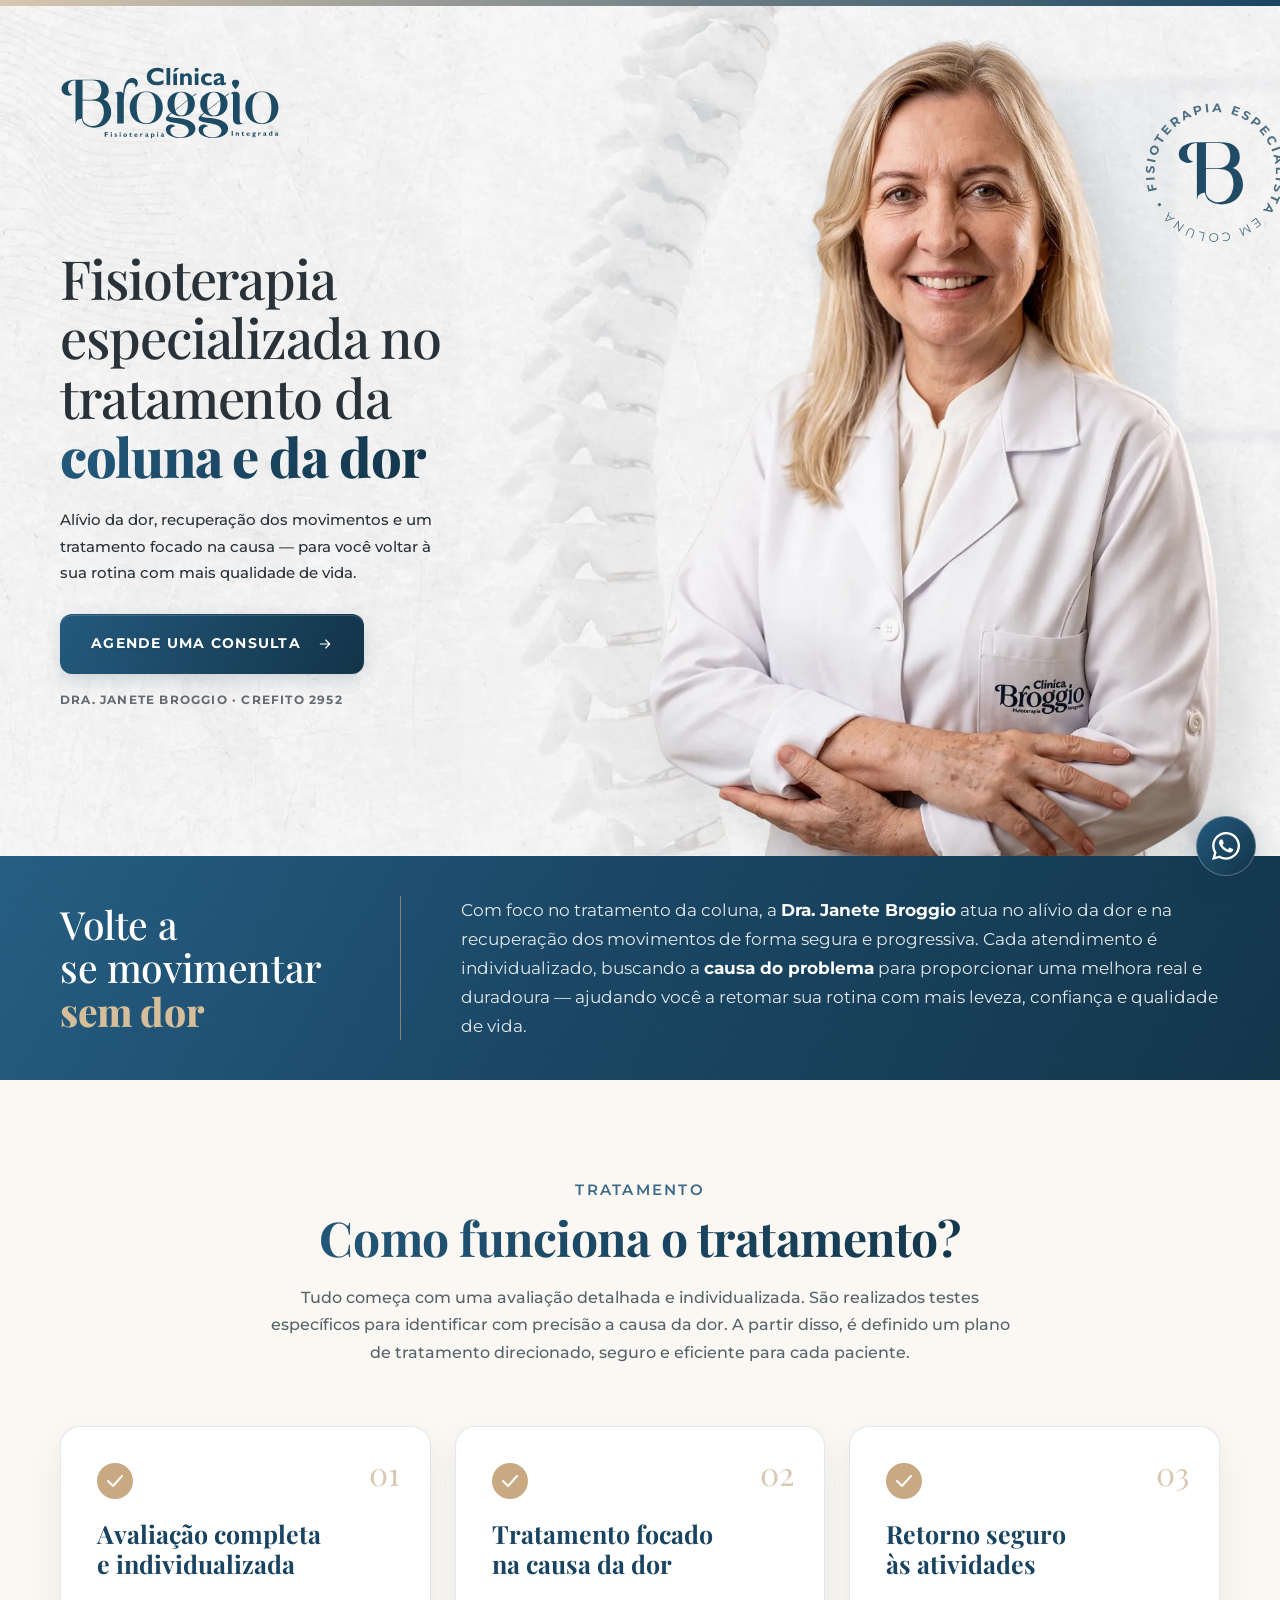
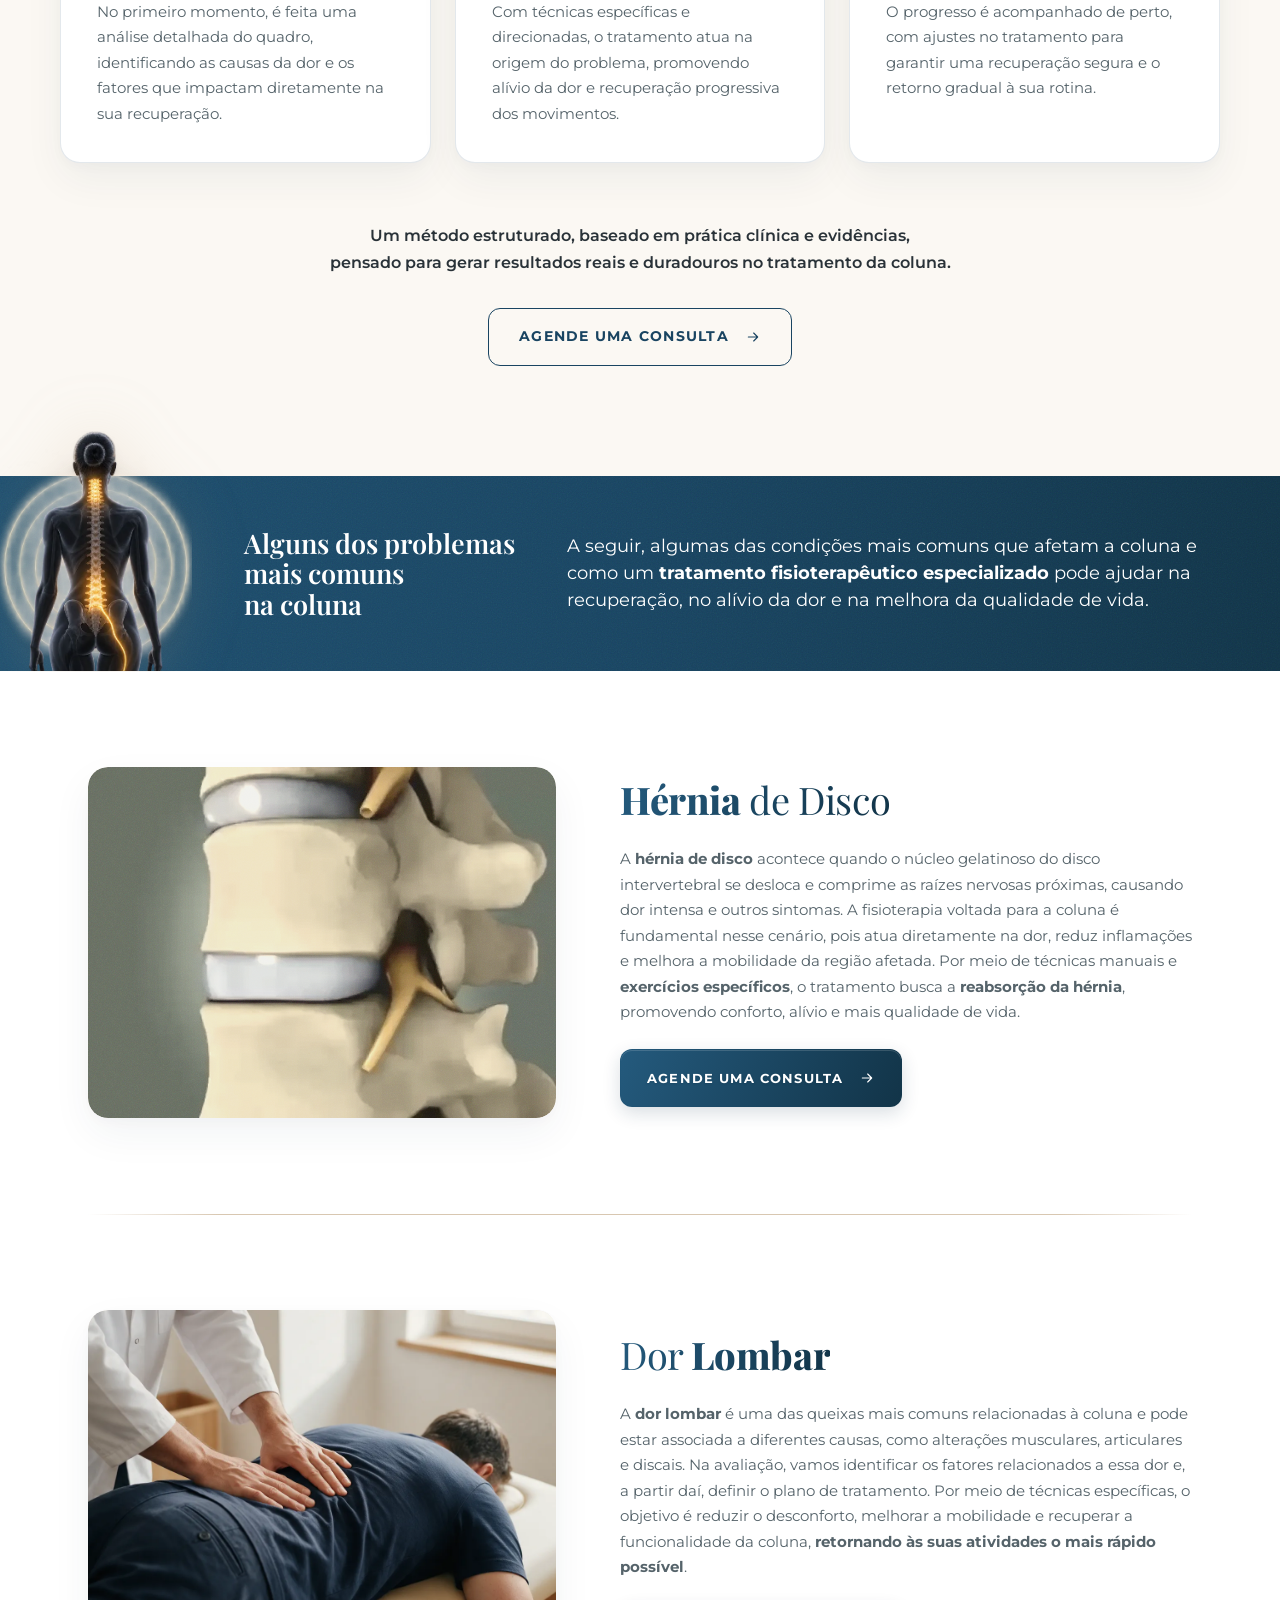
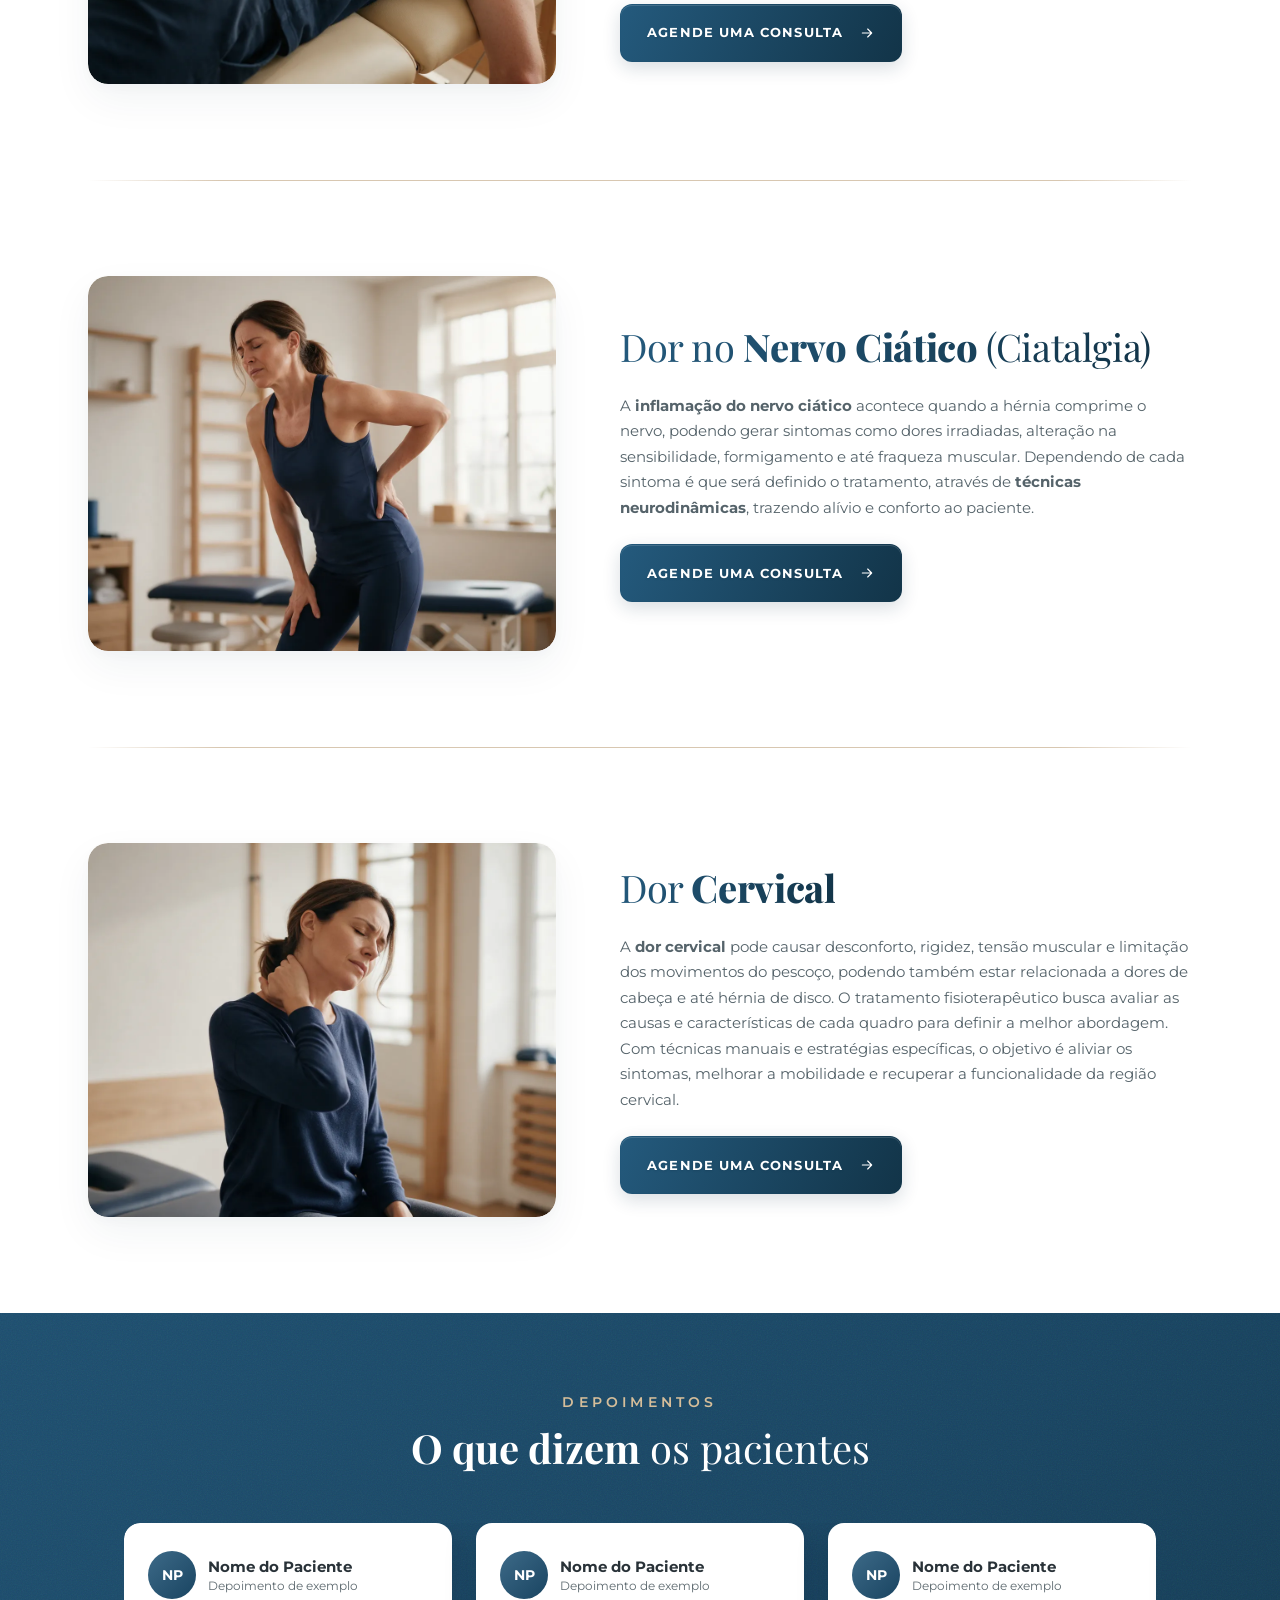
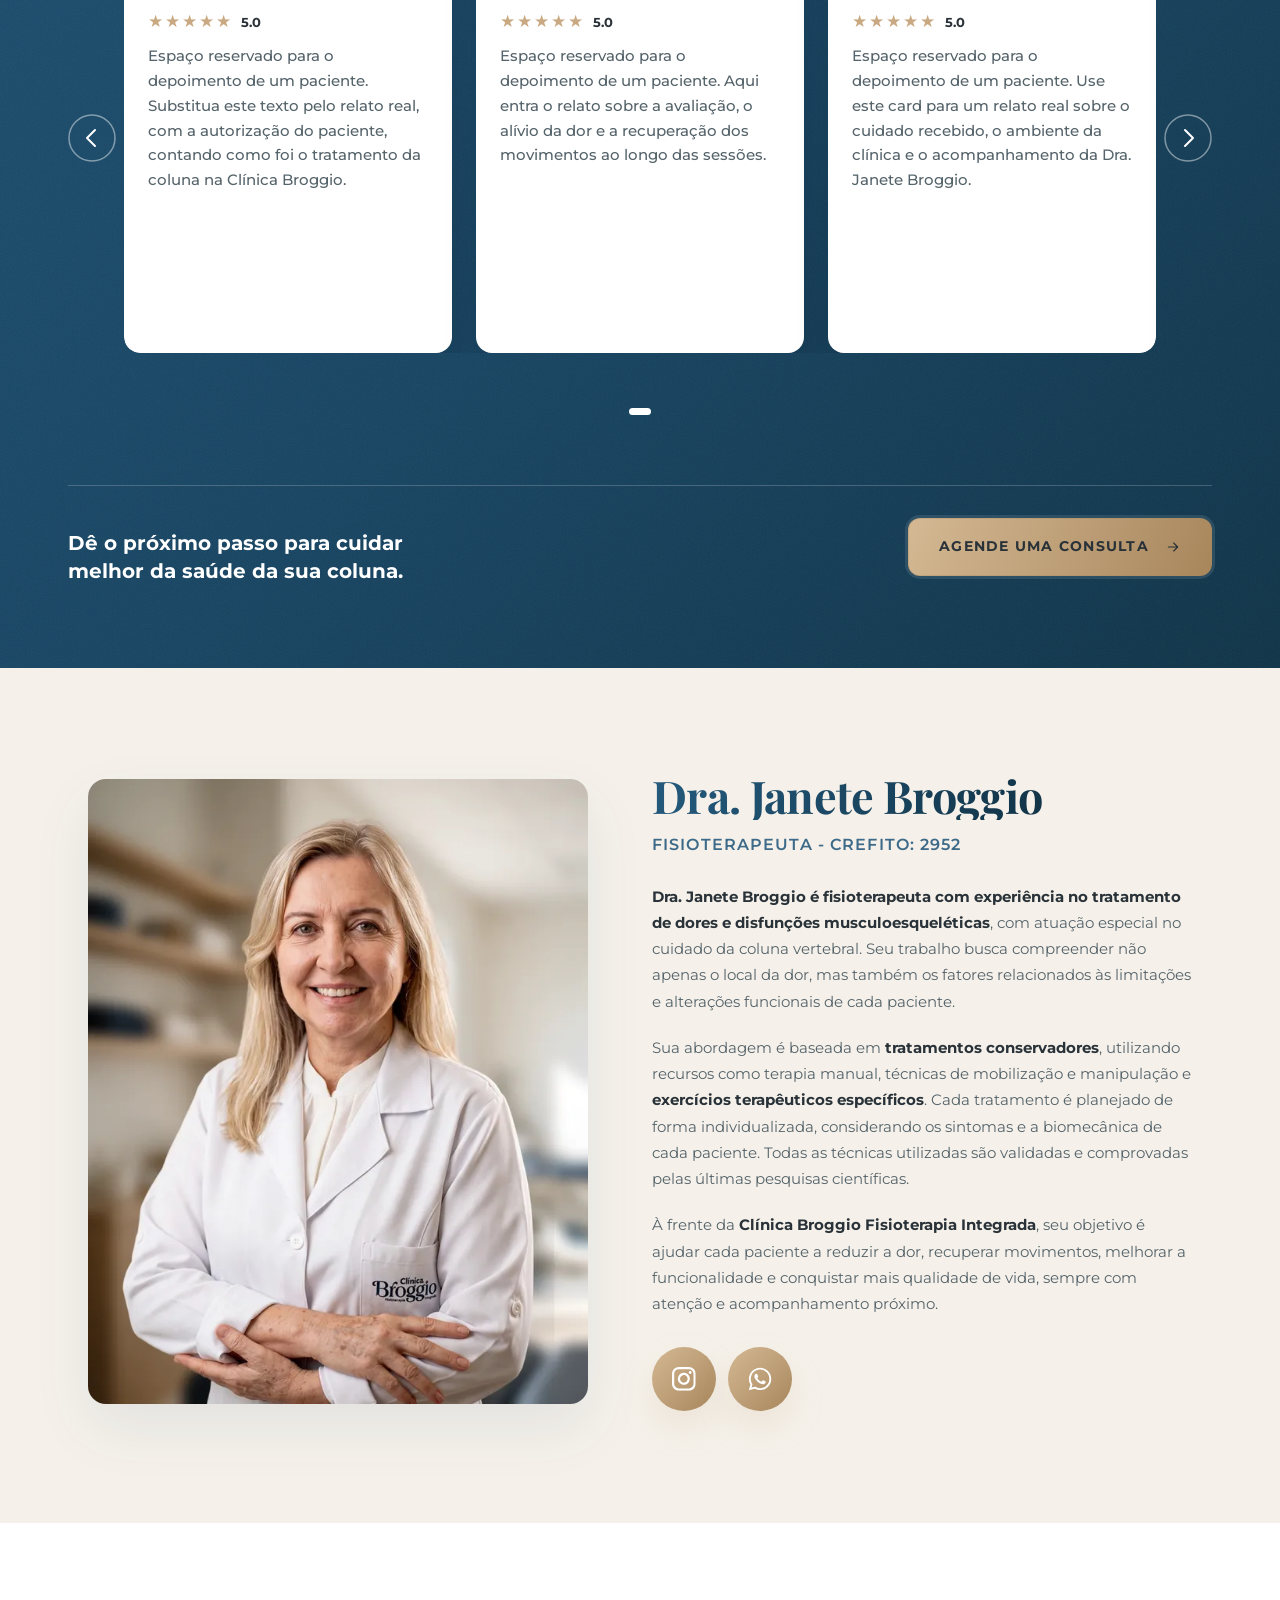
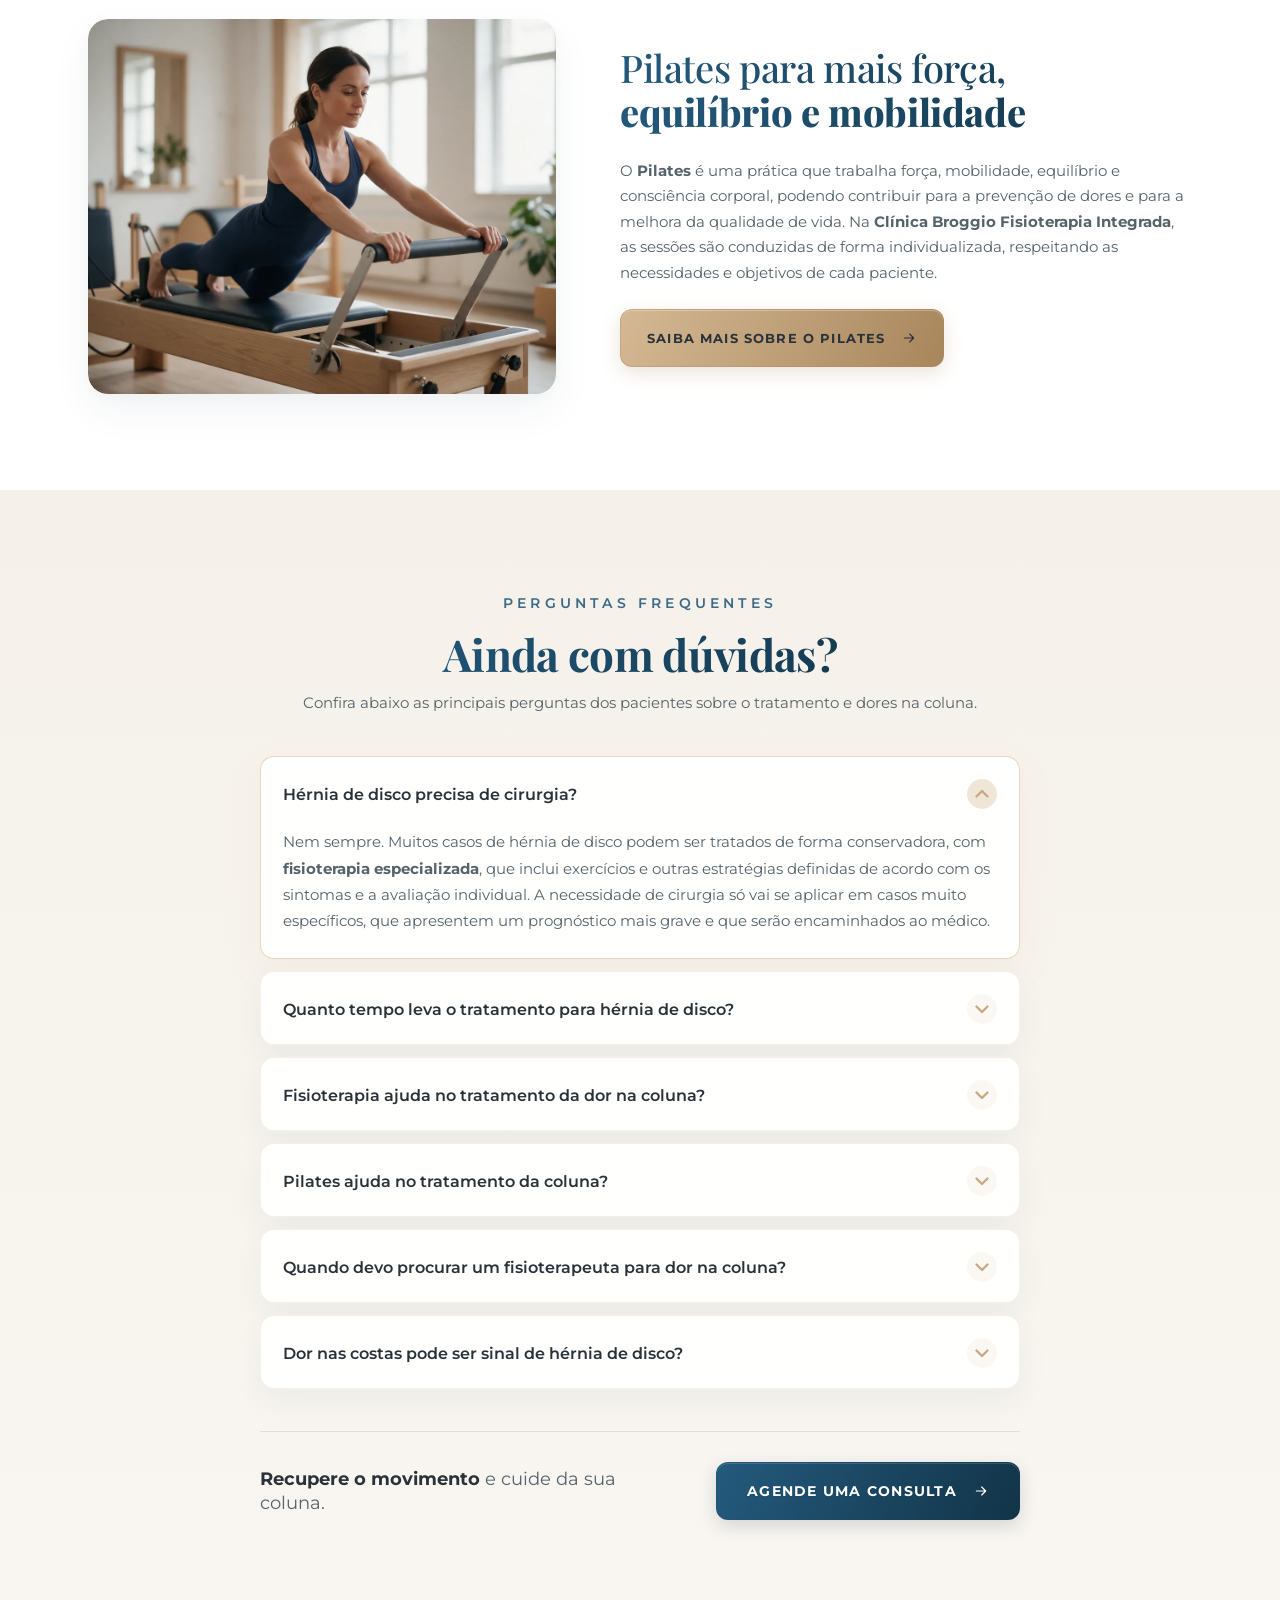
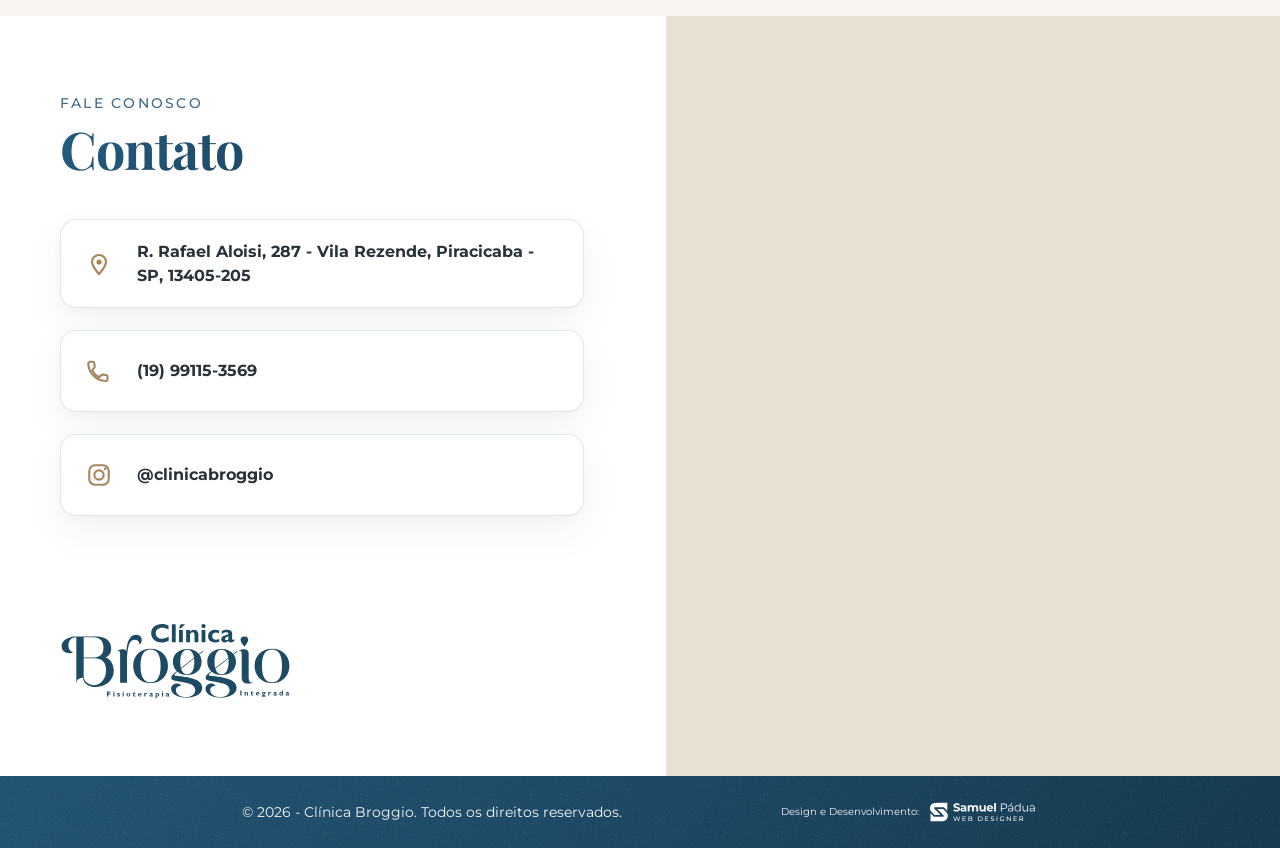
<file: coluna/index.html>
<!DOCTYPE html>
<html lang="pt-BR">
<head>
  <meta charset="UTF-8">
  <meta name="viewport" content="width=device-width, initial-scale=1.0">
  <title>Fisioterapia para Coluna em Piracicaba | Dra. Janete Broggio – Clínica Broggio</title>
  <meta name="description" content="Fisioterapia especializada no tratamento da coluna em Piracicaba com a Dra. Janete Broggio (CREFITO 2952). Hérnia de disco, dor lombar, dor no nervo ciático e dor cervical na Clínica Broggio, Vila Rezende.">
  <meta name="robots" content="index,follow">
  <meta property="og:locale" content="pt_BR">
  <meta property="og:type" content="website">
  <meta property="og:site_name" content="Clínica Broggio Fisioterapia Integrada">
  <meta property="og:title" content="Fisioterapia para Coluna em Piracicaba | Dra. Janete Broggio – Clínica Broggio">
  <meta property="og:description" content="Alívio da dor, recuperação dos movimentos e um tratamento focado na causa. Fisioterapia especializada na coluna com a Dra. Janete Broggio na Clínica Broggio, em Piracicaba - SP.">
  <meta name="twitter:card" content="summary_large_image">
  <meta name="twitter:title" content="Fisioterapia para Coluna em Piracicaba | Dra. Janete Broggio – Clínica Broggio">
  <meta name="twitter:description" content="Alívio da dor, recuperação dos movimentos e um tratamento focado na causa. Fisioterapia especializada na coluna com a Dra. Janete Broggio na Clínica Broggio, em Piracicaba - SP.">
  <script type="application/ld+json">
    {
      "@context": "https://schema.org",
      "@graph": [
        {
          "@type": "MedicalBusiness",
          "@id": "#business",
          "name": "Clínica Broggio Fisioterapia Integrada",
          "image": "../assets/img/coluna/perfil-janete.jpg",
          "telephone": "+55-19-99115-3569",
          "priceRange": "$$",
          "address": {
            "@type": "PostalAddress",
            "streetAddress": "R. Rafael Aloisi, 287 - Vila Rezende",
            "addressLocality": "Piracicaba",
            "addressRegion": "SP",
            "postalCode": "13405-205",
            "addressCountry": "BR"
          },
          "sameAs": [
            "https://www.instagram.com/clinicabroggio/"
          ]
        },
        {
          "@type": "Physician",
          "@id": "#physician",
          "name": "Dra. Janete Broggio",
          "image": "../assets/img/coluna/perfil-janete.jpg",
          "medicalSpecialty": "Physiotherapy",
          "description": "Fisioterapeuta com experiência no tratamento de dores e disfunções musculoesqueléticas e atuação especial no cuidado da coluna vertebral, em Piracicaba - SP: hérnia de disco, dor lombar, dor no nervo ciático e dor cervical.",
          "identifier": {
            "@type": "PropertyValue",
            "propertyID": "CREFITO",
            "value": "2952"
          },
          "worksFor": {
            "@id": "#business"
          }
        },
        {
          "@type": "FAQPage",
          "@id": "#faq",
          "mainEntity": [
            {
              "@type": "Question",
              "name": "Hérnia de disco precisa de cirurgia?",
              "acceptedAnswer": {
                "@type": "Answer",
                "text": "Nem sempre. Muitos casos de hérnia de disco podem ser tratados de forma conservadora, com fisioterapia especializada, que inclui exercícios e outras estratégias definidas de acordo com os sintomas e a avaliação individual. A necessidade de cirurgia só vai se aplicar em casos muito específicos, que apresentem um prognóstico mais grave e que serão encaminhados ao médico."
              }
            },
            {
              "@type": "Question",
              "name": "Quanto tempo leva o tratamento para hérnia de disco?",
              "acceptedAnswer": {
                "@type": "Answer",
                "text": "O tratamento para reabsorção da hérnia geralmente se resolve de 5 a 10 sessões. Aqui na Clínica Broggio oferecemos também o serviço de reequilíbrio muscular após a fase aguda, ajudando o paciente a ter mais segurança para voltar às suas atividades e sem risco de recidivas."
              }
            },
            {
              "@type": "Question",
              "name": "Fisioterapia ajuda no tratamento da dor na coluna?",
              "acceptedAnswer": {
                "@type": "Answer",
                "text": "Com certeza. É necessária uma fisioterapia especializada para que o profissional saiba identificar e tratar de forma eficaz cada caso."
              }
            },
            {
              "@type": "Question",
              "name": "Pilates ajuda no tratamento da coluna?",
              "acceptedAnswer": {
                "@type": "Answer",
                "text": "Sim, mas não é qualquer Pilates. Aqui na Clínica Broggio somos certificados no método de Pilates específico para hérnia de disco e outras patologias da coluna vertebral."
              }
            },
            {
              "@type": "Question",
              "name": "Quando devo procurar um fisioterapeuta para dor na coluna?",
              "acceptedAnswer": {
                "@type": "Answer",
                "text": "O fisioterapeuta pode sim ser o primeiro profissional de contato quando você tem uma dor na coluna, pois ele é capacitado para avaliar, diagnosticar e tratar todas as patologias relacionadas à coluna. Dependendo da avaliação, caso seja necessário, você será encaminhado ao serviço médico ou à cirurgia."
              }
            },
            {
              "@type": "Question",
              "name": "Dor nas costas pode ser sinal de hérnia de disco?",
              "acceptedAnswer": {
                "@type": "Answer",
                "text": "Pode, sim. Alguns fatores que podem indicar que estamos diante de uma hérnia de disco são: dor relacionada ao movimento; dor irradiada para as pernas ou braços; dores que não melhoram com o uso de medicação ou infiltrações. Geralmente essas dores estão relacionadas à biomecânica do corpo e necessitam da avaliação do fisioterapeuta especializado, que é o profissional indicado para isso."
              }
            }
          ]
        }
      ]
    }
  </script>
  <link rel="icon" type="image/svg+xml" href="../assets/brand/iso.svg">
  <link rel="preconnect" href="https://fonts.googleapis.com">
  <link rel="preconnect" href="https://fonts.gstatic.com" crossorigin>
  <link rel="preload" href="https://fonts.googleapis.com/css2?family=Montserrat:wght@400;500;600;700;800&family=Playfair+Display:wght@400;500;600;700;800&display=swap" as="style" onload="this.onload=null;this.rel='stylesheet'">
  <noscript><link rel="stylesheet" href="https://fonts.googleapis.com/css2?family=Montserrat:wght@400;500;600;700;800&family=Playfair+Display:wght@400;500;600;700;800&display=swap"></noscript>
  <link rel="stylesheet" href="../assets/css/style.css">
</head>
<body>
  <a class="skip-link" href="#conteudo">Pular para o conteúdo</a>

  <!-- Borda superior gradiente -->
  <div class="top-bar"></div>

  <!-- ======================== HERO ======================== -->
  <main id="conteudo">
  <section class="hero">
    <div class="hero-bg"></div>

    <div class="hero-inner">
      <!-- Logo -->
      <header class="hero-header">
        <a href="../" class="logo-link" aria-label="Clínica Broggio – página inicial">
          <img src="../assets/brand/logo.svg" class="logo" alt="Clínica Broggio Fisioterapia Integrada" width="266" height="90">
        </a>
      </header>

      <!-- Conteúdo principal -->
      <div class="hero-content">

        <!-- Coluna esquerda: texto + CTA -->
        <div class="hero-left">
          <h1>
            Fisioterapia<br>
            especializada no<br>
            tratamento da<br>
            <span class="gradient-text">coluna e da dor</span>
          </h1>

          <p class="subtext">
            Alívio da dor, recuperação dos movimentos e um tratamento focado na causa — para você voltar à sua rotina com mais qualidade de vida.
          </p>

          <a href="https://wa.me/5519991153569?text=Ol%C3%A1!%20Gostaria%20de%20agendar%20uma%20consulta%20para%20tratamento%20da%20coluna%20com%20a%20Dra.%20Janete%20Broggio." class="btn-cta" target="_blank" rel="noopener">
            Agende uma Consulta
          </a>

          <p class="crefito">Dra. Janete Broggio &middot; CREFITO 2952</p>
        </div>

        <!-- Coluna direita: foto -->
        <div class="hero-right">
          <div class="stamp-wrapper">
            <img src="../assets/brand/stamp-txt-coluna.svg" class="stamp-txt" alt="">
            <img src="../assets/brand/iso.svg" class="stamp-iso" alt="">
          </div>
          <picture>
            <source type="image/webp" srcset="../assets/img/coluna/dra-janete.webp">
            <img src="../assets/img/coluna/dra-janete.png" class="doctor-img" alt="Dra. Janete Broggio, fisioterapeuta especializada no tratamento da coluna" width="1113" height="1251" fetchpriority="high">
          </picture>
        </div>

      </div>
    </div>
  </section>
  <!-- ======================== /HERO ======================== -->

  <!-- ======================== INTRO BLOCK ======================== -->
  <section class="intro-block">
    <div class="intro-inner">

      <div class="intro-left">
        <h2>Volte a se movimentar <strong>sem dor</strong></h2>
      </div>

      <div class="intro-right">
        <p>
          Com foco no tratamento da coluna, a <strong>Dra. Janete Broggio</strong> atua no alívio da dor e na recuperação dos movimentos de forma segura e progressiva. Cada atendimento é individualizado, buscando a <strong>causa do problema</strong> para proporcionar uma melhora real e duradoura — ajudando você a retomar sua rotina com mais leveza, confiança e qualidade de vida.
        </p>
      </div>

    </div>
  </section>
  <!-- ======================== /INTRO BLOCK ======================== -->

  <!-- ======================== TREATMENT BLOCK ======================== -->
  <section class="treatment-block">
    <div class="treatment-inner">

      <div class="treatment-header">
        <span class="tagline">Tratamento</span>
        <h2 class="treatment-title">Como funciona o tratamento?</h2>
        <p class="treatment-desc">Tudo começa com uma avaliação detalhada e individualizada. São realizados testes específicos para identificar com precisão a causa da dor. A partir disso, é definido um plano de tratamento direcionado, seguro e eficiente para cada paciente.</p>
      </div>

      <div class="cards-grid">

        <div class="card">
          <div class="card-icon">
            <svg width="36" height="36" viewBox="0 0 36 36" fill="none" xmlns="http://www.w3.org/2000/svg">
              <circle cx="18" cy="18" r="18" fill="#C9A982"/>
              <path d="M11 18l5 5 9-10" stroke="#FFFFFF" stroke-width="2" stroke-linecap="round" stroke-linejoin="round"/>
            </svg>
          </div>
          <h3>Avaliação completa <br>e individualizada</h3>
          <p>No primeiro momento, é feita uma análise detalhada do quadro, identificando as causas da dor e os fatores que impactam diretamente na sua recuperação.</p>
        </div>

        <div class="card">
          <div class="card-icon">
            <svg width="36" height="36" viewBox="0 0 36 36" fill="none" xmlns="http://www.w3.org/2000/svg">
              <circle cx="18" cy="18" r="18" fill="#C9A982"/>
              <path d="M11 18l5 5 9-10" stroke="#FFFFFF" stroke-width="2" stroke-linecap="round" stroke-linejoin="round"/>
            </svg>
          </div>
          <h3>Tratamento focado <br>na causa da dor</h3>
          <p>Com técnicas específicas e direcionadas, o tratamento atua na origem do problema, promovendo alívio da dor e recuperação progressiva dos movimentos.</p>
        </div>

        <div class="card">
          <div class="card-icon">
            <svg width="36" height="36" viewBox="0 0 36 36" fill="none" xmlns="http://www.w3.org/2000/svg">
              <circle cx="18" cy="18" r="18" fill="#C9A982"/>
              <path d="M11 18l5 5 9-10" stroke="#FFFFFF" stroke-width="2" stroke-linecap="round" stroke-linejoin="round"/>
            </svg>
          </div>
          <h3>Retorno seguro <br>às atividades</h3>
          <p>O progresso é acompanhado de perto, com ajustes no tratamento para garantir uma recuperação segura e o retorno gradual à sua rotina.</p>
        </div>

      </div>

      <div class="treatment-footer">
        <p>Um método estruturado, baseado em prática clínica e evidências, <br>pensado para gerar resultados reais e duradouros no tratamento da coluna.</p>
        <a href="https://wa.me/5519991153569?text=Ol%C3%A1!%20Gostaria%20de%20agendar%20uma%20consulta%20para%20tratamento%20da%20coluna%20com%20a%20Dra.%20Janete%20Broggio." class="btn-cta btn-cta--center btn-cta--outline" target="_blank" rel="noopener">
          Agende uma Consulta
        </a>
      </div>

    </div>
  </section>
  <!-- ======================== /TREATMENT BLOCK ======================== -->

  <!-- ======================== PROBLEMS BLOCK ======================== -->
  <section class="problems-block">
    <div class="problems-grain"></div>

    <div class="problems-inner">
      <div class="problems-img-col">
        <picture>
          <source type="image/webp" srcset="../assets/img/coluna/problemas-coluna.webp">
          <img src="../assets/img/coluna/problemas-coluna.png" class="problems-img" alt="Ilustração da coluna vertebral com pontos de dor nas regiões cervical e lombar" width="449" height="560" loading="lazy">
        </picture>
      </div>

      <h2 class="problems-headline">Alguns dos problemas<br>mais comuns<br>na coluna</h2>

      <p class="problems-body">A seguir, algumas das condições mais comuns que afetam a coluna e como um <strong>tratamento fisioterapêutico especializado</strong> pode ajudar na recuperação, no alívio da dor e na melhora da qualidade de vida.</p>
    </div>
  </section>
  <!-- ======================== /PROBLEMS BLOCK ======================== -->

  <!-- ======================== HÉRNIA DE DISCO BLOCK ======================== -->
  <section class="condition-block">
    <div class="condition-inner">

      <div class="condition-media condition-media--video">
        <video class="condition-video" width="640" height="480" poster="../assets/video/hernia-poster.webp" autoplay loop muted playsinline preload="none" aria-label="Animação de uma hérnia de disco comprimindo a raiz nervosa">
          <source data-src="../assets/video/hernia.mp4" type="video/mp4">
        </video>
      </div>

      <div class="condition-text">
        <h2 class="condition-title"><strong>Hérnia</strong> de Disco</h2>
        <p class="condition-body">A <strong>hérnia de disco</strong> acontece quando o núcleo gelatinoso do disco intervertebral se desloca e comprime as raízes nervosas próximas, causando dor intensa e outros sintomas. A fisioterapia voltada para a coluna é fundamental nesse cenário, pois atua diretamente na dor, reduz inflamações e melhora a mobilidade da região afetada. Por meio de técnicas manuais e <strong>exercícios específicos</strong>, o tratamento busca a <strong>reabsorção da hérnia</strong>, promovendo conforto, alívio e mais qualidade de vida.</p>
        <a href="https://wa.me/5519991153569?text=Ol%C3%A1!%20Gostaria%20de%20agendar%20uma%20consulta%20para%20tratamento%20da%20coluna%20com%20a%20Dra.%20Janete%20Broggio." class="btn-cta" target="_blank" rel="noopener">
          Agende uma Consulta
        </a>
      </div>

    </div>
  </section>
  <!-- ======================== /HÉRNIA DE DISCO BLOCK ======================== -->

  <!-- ======================== DOR LOMBAR BLOCK ======================== -->
  <section class="condition-block">
    <div class="condition-inner">

      <div class="condition-media">
        <picture>
          <source type="image/webp" srcset="../assets/img/coluna/dor-lombar.webp">
          <img src="../assets/img/coluna/dor-lombar.jpg" class="condition-img" alt="Fisioterapeuta aplicando terapia manual na região lombar de um paciente" width="1200" height="900" loading="lazy">
        </picture>
      </div>

      <div class="condition-text">
        <h2 class="condition-title">Dor <strong>Lombar</strong></h2>
        <p class="condition-body">A <strong>dor lombar</strong> é uma das queixas mais comuns relacionadas à coluna e pode estar associada a diferentes causas, como alterações musculares, articulares e discais. Na avaliação, vamos identificar os fatores relacionados a essa dor e, a partir daí, definir o plano de tratamento. Por meio de técnicas específicas, o objetivo é reduzir o desconforto, melhorar a mobilidade e recuperar a funcionalidade da coluna, <strong>retornando às suas atividades o mais rápido possível</strong>.</p>
        <a href="https://wa.me/5519991153569?text=Ol%C3%A1!%20Gostaria%20de%20agendar%20uma%20consulta%20para%20tratamento%20da%20coluna%20com%20a%20Dra.%20Janete%20Broggio." class="btn-cta" target="_blank" rel="noopener">
          Agende uma Consulta
        </a>
      </div>

    </div>
  </section>
  <!-- ======================== /DOR LOMBAR BLOCK ======================== -->

  <!-- ======================== NERVO CIÁTICO BLOCK ======================== -->
  <section class="condition-block">
    <div class="condition-inner">

      <div class="condition-media">
        <picture>
          <source type="image/webp" srcset="../assets/img/coluna/ciatico.webp">
          <img src="../assets/img/coluna/ciatico.jpg" class="condition-img" alt="Mulher com dor lombar irradiando para a perna, sintoma de inflamação do nervo ciático" width="1200" height="900" loading="lazy">
        </picture>
      </div>

      <div class="condition-text">
        <h2 class="condition-title">Dor no <strong>Nervo Ciático</strong> (Ciatalgia)</h2>
        <p class="condition-body">A <strong>inflamação do nervo ciático</strong> acontece quando a hérnia comprime o nervo, podendo gerar sintomas como dores irradiadas, alteração na sensibilidade, formigamento e até fraqueza muscular. Dependendo de cada sintoma é que será definido o tratamento, através de <strong>técnicas neurodinâmicas</strong>, trazendo alívio e conforto ao paciente.</p>
        <a href="https://wa.me/5519991153569?text=Ol%C3%A1!%20Gostaria%20de%20agendar%20uma%20consulta%20para%20tratamento%20da%20coluna%20com%20a%20Dra.%20Janete%20Broggio." class="btn-cta" target="_blank" rel="noopener">
          Agende uma Consulta
        </a>
      </div>

    </div>
  </section>
  <!-- ======================== /NERVO CIÁTICO BLOCK ======================== -->

  <!-- ======================== DOR CERVICAL BLOCK ======================== -->
  <section class="condition-block">
    <div class="condition-inner">

      <div class="condition-media">
        <picture>
          <source type="image/webp" srcset="../assets/img/coluna/cervical.webp">
          <img src="../assets/img/coluna/cervical.jpg" class="condition-img" alt="Mulher com dor e rigidez no pescoço, segurando a nuca" width="1200" height="900" loading="lazy">
        </picture>
      </div>

      <div class="condition-text">
        <h2 class="condition-title">Dor <strong>Cervical</strong></h2>
        <p class="condition-body">A <strong>dor cervical</strong> pode causar desconforto, rigidez, tensão muscular e limitação dos movimentos do pescoço, podendo também estar relacionada a dores de cabeça e até hérnia de disco. O tratamento fisioterapêutico busca avaliar as causas e características de cada quadro para definir a melhor abordagem. Com técnicas manuais e estratégias específicas, o objetivo é aliviar os sintomas, melhorar a mobilidade e recuperar a funcionalidade da região cervical.</p>
        <a href="https://wa.me/5519991153569?text=Ol%C3%A1!%20Gostaria%20de%20agendar%20uma%20consulta%20para%20tratamento%20da%20coluna%20com%20a%20Dra.%20Janete%20Broggio." class="btn-cta" target="_blank" rel="noopener">
          Agende uma Consulta
        </a>
      </div>

    </div>
  </section>
  <!-- ======================== /DOR CERVICAL BLOCK ======================== -->

  <!-- ======================== REVIEWS BLOCK ======================== -->
  <section class="reviews-block">
    <div class="reviews-grain"></div>
    <div class="reviews-inner">

      <div class="reviews-header">
        <span class="reviews-tagline">Depoimentos</span>
        <h2 class="reviews-title"><strong>O que dizem</strong> os pacientes</h2>
      </div>

      <div class="reviews-carousel" role="region" aria-roledescription="carrossel" aria-label="Depoimentos de pacientes" tabindex="0">
        <button class="carousel-btn carousel-btn--prev" aria-label="Anterior">
          <svg width="48" height="48" viewBox="0 0 48 48" fill="none" xmlns="http://www.w3.org/2000/svg">
            <circle cx="24" cy="24" r="23" stroke="rgba(255,255,255,0.45)" stroke-width="1.5"/>
            <path d="M27 16l-8 8 8 8" stroke="white" stroke-width="2" stroke-linecap="round" stroke-linejoin="round"/>
          </svg>
        </button>

        <div class="carousel-viewport">
          <div class="reviews-track">

            <!-- EXEMPLO: substituir por depoimento real (nome, iniciais e texto) -->
            <article class="review-card">
              <div class="rc-header">
                <div class="rc-avatar">NP</div>
                <div class="rc-info">
                  <strong class="rc-name">Nome do Paciente</strong>
                  <span class="rc-count">Depoimento de exemplo</span>
                </div>
              </div>
              <div class="rc-stars" aria-label="5 estrelas">
                <span class="rc-stars-icons" aria-hidden="true">★★★★★</span>
                <span class="rc-rating">5.0</span>
              </div>
              <p class="rc-text is-clamped">Espaço reservado para o depoimento de um paciente. Substitua este texto pelo relato real, com a autorização do paciente, contando como foi o tratamento da coluna na Clínica Broggio.</p>
              <button class="rc-read-more" type="button" data-review-open>Exibir depoimento completo</button>
              <div class="rc-full-text" hidden>
                <p>Espaço reservado para o depoimento de um paciente. Substitua este texto pelo relato real, com a autorização do paciente, contando como foi o tratamento da coluna na Clínica Broggio.</p>
              </div>
            </article>

            <!-- EXEMPLO: substituir por depoimento real (nome, iniciais e texto) -->
            <article class="review-card">
              <div class="rc-header">
                <div class="rc-avatar">NP</div>
                <div class="rc-info">
                  <strong class="rc-name">Nome do Paciente</strong>
                  <span class="rc-count">Depoimento de exemplo</span>
                </div>
              </div>
              <div class="rc-stars" aria-label="5 estrelas">
                <span class="rc-stars-icons" aria-hidden="true">★★★★★</span>
                <span class="rc-rating">5.0</span>
              </div>
              <p class="rc-text is-clamped">Espaço reservado para o depoimento de um paciente. Aqui entra o relato sobre a avaliação, o alívio da dor e a recuperação dos movimentos ao longo das sessões.</p>
              <button class="rc-read-more" type="button" data-review-open>Exibir depoimento completo</button>
              <div class="rc-full-text" hidden>
                <p>Espaço reservado para o depoimento de um paciente. Aqui entra o relato sobre a avaliação, o alívio da dor e a recuperação dos movimentos ao longo das sessões.</p>
              </div>
            </article>

            <!-- EXEMPLO: substituir por depoimento real (nome, iniciais e texto) -->
            <article class="review-card">
              <div class="rc-header">
                <div class="rc-avatar">NP</div>
                <div class="rc-info">
                  <strong class="rc-name">Nome do Paciente</strong>
                  <span class="rc-count">Depoimento de exemplo</span>
                </div>
              </div>
              <div class="rc-stars" aria-label="5 estrelas">
                <span class="rc-stars-icons" aria-hidden="true">★★★★★</span>
                <span class="rc-rating">5.0</span>
              </div>
              <p class="rc-text is-clamped">Espaço reservado para o depoimento de um paciente. Use este card para um relato real sobre o cuidado recebido, o ambiente da clínica e o acompanhamento da Dra. Janete Broggio.</p>
              <button class="rc-read-more" type="button" data-review-open>Exibir depoimento completo</button>
              <div class="rc-full-text" hidden>
                <p>Espaço reservado para o depoimento de um paciente. Use este card para um relato real sobre o cuidado recebido, o ambiente da clínica e o acompanhamento da Dra. Janete Broggio.</p>
              </div>
            </article>

          </div>
        </div>

        <button class="carousel-btn carousel-btn--next" aria-label="Próximo">
          <svg width="48" height="48" viewBox="0 0 48 48" fill="none" xmlns="http://www.w3.org/2000/svg">
            <circle cx="24" cy="24" r="23" stroke="rgba(255,255,255,0.45)" stroke-width="1.5"/>
            <path d="M21 16l8 8-8 8" stroke="white" stroke-width="2" stroke-linecap="round" stroke-linejoin="round"/>
          </svg>
        </button>
      </div>

      <div class="reviews-pagination" aria-label="Navegação dos depoimentos"></div>

      <div class="reviews-footer">
        <div class="reviews-divider"></div>
        <div class="reviews-cta-row">
          <p class="reviews-cta-text">Dê o próximo passo para cuidar<br>melhor da saúde da sua coluna.</p>
          <a href="https://wa.me/5519991153569?text=Ol%C3%A1!%20Gostaria%20de%20agendar%20uma%20consulta%20para%20tratamento%20da%20coluna%20com%20a%20Dra.%20Janete%20Broggio." class="btn-cta btn-cta--accent" target="_blank" rel="noopener">
            Agende uma Consulta
          </a>
        </div>
      </div>

    </div>
  </section>
  <!-- ======================== /REVIEWS BLOCK ======================== -->

  <!-- ======================== PROFILE BLOCK ======================== -->
  <section class="profile-block">
    <div class="profile-inner">
      <div class="profile-media">
        <picture>
          <source type="image/webp" srcset="../assets/img/coluna/perfil-janete.webp">
          <img src="../assets/img/coluna/perfil-janete.jpg" alt="Dra. Janete Broggio na Clínica Broggio" class="profile-image" width="640" height="800" loading="lazy">
        </picture>
      </div>

      <div class="profile-content">
        <h2 class="profile-title">Dra. Janete Broggio</h2>
        <p class="profile-meta">FISIOTERAPEUTA - <span>CREFITO: 2952</span></p>

        <div class="profile-body">
          <p><strong>Dra. Janete Broggio é fisioterapeuta com experiência no tratamento de dores e disfunções musculoesqueléticas</strong>, com atuação especial no cuidado da coluna vertebral. Seu trabalho busca compreender não apenas o local da dor, mas também os fatores relacionados às limitações e alterações funcionais de cada paciente.</p>

          <p>Sua abordagem é baseada em <strong>tratamentos conservadores</strong>, utilizando recursos como terapia manual, técnicas de mobilização e manipulação e <strong>exercícios terapêuticos específicos</strong>. Cada tratamento é planejado de forma individualizada, considerando os sintomas e a biomecânica de cada paciente. Todas as técnicas utilizadas são validadas e comprovadas pelas últimas pesquisas científicas.</p>

          <p>À frente da <strong>Clínica Broggio Fisioterapia Integrada</strong>, seu objetivo é ajudar cada paciente a reduzir a dor, recuperar movimentos, melhorar a funcionalidade e conquistar mais qualidade de vida, sempre com atenção e acompanhamento próximo.</p>
        </div>

        <div class="profile-socials" aria-label="Redes sociais da Clínica Broggio">
          <a href="https://www.instagram.com/clinicabroggio/" class="profile-social-btn" target="_blank" rel="noopener" aria-label="Instagram da Clínica Broggio">
            <img src="../assets/brand/ig-icon.svg" alt="" class="profile-social-icon" aria-hidden="true">
          </a>

          <a href="https://wa.me/5519991153569?text=Ol%C3%A1!%20Gostaria%20de%20agendar%20uma%20consulta%20para%20tratamento%20da%20coluna%20com%20a%20Dra.%20Janete%20Broggio." class="profile-social-btn" target="_blank" rel="noopener" aria-label="WhatsApp da Clínica Broggio">
            <img src="../assets/brand/wpp-icon.svg" alt="" class="profile-social-icon" aria-hidden="true">
          </a>
        </div>
      </div>
    </div>
  </section>
  <!-- ======================== /PROFILE BLOCK ======================== -->

  <!-- ======================== PILATES (CROSS-SELL) BLOCK ======================== -->
  <section class="condition-block crosssell-block">
    <div class="condition-inner">

      <div class="condition-media">
        <picture>
          <source type="image/webp" srcset="../assets/img/pilates/pilates.webp">
          <img src="../assets/img/pilates/pilates.jpg" class="condition-img" alt="Paciente praticando Pilates no reformer da Clínica Broggio" width="1200" height="900" loading="lazy">
        </picture>
      </div>

      <div class="condition-text">
        <h2 class="condition-title">Pilates para mais força, <strong>equilíbrio e mobilidade</strong></h2>
        <p class="condition-body">O <strong>Pilates</strong> é uma prática que trabalha força, mobilidade, equilíbrio e consciência corporal, podendo contribuir para a prevenção de dores e para a melhora da qualidade de vida. Na <strong>Clínica Broggio Fisioterapia Integrada</strong>, as sessões são conduzidas de forma individualizada, respeitando as necessidades e objetivos de cada paciente.</p>
        <a href="../pilates/" class="btn-cta btn-cta--accent">
          Saiba mais sobre o Pilates
        </a>
      </div>

    </div>
  </section>
  <!-- ======================== /PILATES (CROSS-SELL) BLOCK ======================== -->

  <!-- ======================== FAQ BLOCK ======================== -->
  <section class="faq-block">
    <div class="faq-inner">
      <div class="faq-header">
        <span class="faq-tagline">Perguntas Frequentes</span>
        <h2 class="faq-title">Ainda com dúvidas?</h2>
        <p class="faq-subtitle">Confira abaixo as principais perguntas dos pacientes sobre o tratamento e dores na coluna.</p>
      </div>

      <div class="faq-list">
        <article class="faq-item is-open">
          <button class="faq-question" type="button" aria-expanded="true">
            <span>Hérnia de disco precisa de cirurgia?</span>
            <span class="faq-icon" aria-hidden="true">
              <svg width="22" height="22" viewBox="0 0 22 22" fill="none" xmlns="http://www.w3.org/2000/svg">
                <path d="M5.5 8.5L11 14L16.5 8.5" stroke="currentColor" stroke-width="2.4" stroke-linecap="round" stroke-linejoin="round"/>
              </svg>
            </span>
          </button>
          <div class="faq-answer">
            <div class="faq-answer-inner">
              <p>Nem sempre. Muitos casos de hérnia de disco podem ser tratados de forma conservadora, com <strong>fisioterapia especializada</strong>, que inclui exercícios e outras estratégias definidas de acordo com os sintomas e a avaliação individual. A necessidade de cirurgia só vai se aplicar em casos muito específicos, que apresentem um prognóstico mais grave e que serão encaminhados ao médico.</p>
            </div>
          </div>
        </article>

        <article class="faq-item">
          <button class="faq-question" type="button" aria-expanded="false">
            <span>Quanto tempo leva o tratamento para hérnia de disco?</span>
            <span class="faq-icon" aria-hidden="true">
              <svg width="22" height="22" viewBox="0 0 22 22" fill="none" xmlns="http://www.w3.org/2000/svg">
                <path d="M5.5 8.5L11 14L16.5 8.5" stroke="currentColor" stroke-width="2.4" stroke-linecap="round" stroke-linejoin="round"/>
              </svg>
            </span>
          </button>
          <div class="faq-answer">
            <div class="faq-answer-inner">
              <p>O tratamento para reabsorção da hérnia geralmente se resolve de <strong>5 a 10 sessões</strong>. Aqui na Clínica Broggio oferecemos também o serviço de <strong>reequilíbrio muscular</strong> após a fase aguda, ajudando o paciente a ter mais segurança para voltar às suas atividades e sem risco de recidivas.</p>
            </div>
          </div>
        </article>

        <article class="faq-item">
          <button class="faq-question" type="button" aria-expanded="false">
            <span>Fisioterapia ajuda no tratamento da dor na coluna?</span>
            <span class="faq-icon" aria-hidden="true">
              <svg width="22" height="22" viewBox="0 0 22 22" fill="none" xmlns="http://www.w3.org/2000/svg">
                <path d="M5.5 8.5L11 14L16.5 8.5" stroke="currentColor" stroke-width="2.4" stroke-linecap="round" stroke-linejoin="round"/>
              </svg>
            </span>
          </button>
          <div class="faq-answer">
            <div class="faq-answer-inner">
              <p>Com certeza. É necessária uma <strong>fisioterapia especializada</strong> para que o profissional saiba identificar e tratar de forma eficaz cada caso.</p>
            </div>
          </div>
        </article>

        <article class="faq-item">
          <button class="faq-question" type="button" aria-expanded="false">
            <span>Pilates ajuda no tratamento da coluna?</span>
            <span class="faq-icon" aria-hidden="true">
              <svg width="22" height="22" viewBox="0 0 22 22" fill="none" xmlns="http://www.w3.org/2000/svg">
                <path d="M5.5 8.5L11 14L16.5 8.5" stroke="currentColor" stroke-width="2.4" stroke-linecap="round" stroke-linejoin="round"/>
              </svg>
            </span>
          </button>
          <div class="faq-answer">
            <div class="faq-answer-inner">
              <p>Sim, mas não é qualquer Pilates. Aqui na Clínica Broggio somos <strong>certificados no método de Pilates específico para hérnia de disco</strong> e outras patologias da coluna vertebral.</p>
            </div>
          </div>
        </article>

        <article class="faq-item">
          <button class="faq-question" type="button" aria-expanded="false">
            <span>Quando devo procurar um fisioterapeuta para dor na coluna?</span>
            <span class="faq-icon" aria-hidden="true">
              <svg width="22" height="22" viewBox="0 0 22 22" fill="none" xmlns="http://www.w3.org/2000/svg">
                <path d="M5.5 8.5L11 14L16.5 8.5" stroke="currentColor" stroke-width="2.4" stroke-linecap="round" stroke-linejoin="round"/>
              </svg>
            </span>
          </button>
          <div class="faq-answer">
            <div class="faq-answer-inner">
              <p>O fisioterapeuta pode sim ser o <strong>primeiro profissional de contato</strong> quando você tem uma dor na coluna, pois ele é capacitado para avaliar, diagnosticar e tratar todas as patologias relacionadas à coluna. Dependendo da avaliação, caso seja necessário, você será encaminhado ao serviço médico ou à cirurgia.</p>
            </div>
          </div>
        </article>

        <article class="faq-item">
          <button class="faq-question" type="button" aria-expanded="false">
            <span>Dor nas costas pode ser sinal de hérnia de disco?</span>
            <span class="faq-icon" aria-hidden="true">
              <svg width="22" height="22" viewBox="0 0 22 22" fill="none" xmlns="http://www.w3.org/2000/svg">
                <path d="M5.5 8.5L11 14L16.5 8.5" stroke="currentColor" stroke-width="2.4" stroke-linecap="round" stroke-linejoin="round"/>
              </svg>
            </span>
          </button>
          <div class="faq-answer">
            <div class="faq-answer-inner">
              <p>Pode, sim. Alguns fatores que podem indicar que estamos diante de uma hérnia de disco são:</p>
              <ul>
                <li>dor relacionada ao movimento;</li>
                <li>dor irradiada para as pernas ou braços;</li>
                <li>dores que não melhoram com o uso de medicação ou infiltrações.</li>
              </ul>
              <p>Geralmente essas dores estão relacionadas à biomecânica do corpo e necessitam da avaliação do <strong>fisioterapeuta especializado</strong>, que é o profissional indicado para isso.</p>
            </div>
          </div>
        </article>
      </div>

      <div class="faq-footer">
        <div class="faq-divider"></div>
        <div class="faq-cta-row">
          <p class="faq-cta-text"><strong>Recupere o movimento</strong> e cuide da sua coluna.</p>
          <a href="https://wa.me/5519991153569?text=Ol%C3%A1!%20Gostaria%20de%20agendar%20uma%20consulta%20para%20tratamento%20da%20coluna%20com%20a%20Dra.%20Janete%20Broggio." class="btn-cta" target="_blank" rel="noopener">
            Agende uma Consulta
          </a>
        </div>
      </div>
    </div>
  </section>
  <!-- ======================== /FAQ BLOCK ======================== -->

  <!-- ======================== CONTACT BLOCK ======================== -->
  <section class="contact-block">
    <div class="contact-inner">
      <div class="contact-panel">
        <div class="contact-header">
          <span class="contact-tagline">Fale Conosco</span>
          <h2 class="contact-title">Contato</h2>
        </div>

        <div class="contact-cards">
          <a href="https://maps.google.com/?q=R.%20Rafael%20Aloisi,%20287%20-%20Vila%20Rezende,%20Piracicaba%20-%20SP,%2013405-205" class="contact-card contact-card--featured" target="_blank" rel="noopener" aria-label="Abrir endereço no mapa">
            <span class="contact-card-icon" aria-hidden="true">
              <svg width="28" height="28" viewBox="0 0 28 28" fill="none" xmlns="http://www.w3.org/2000/svg">
                <path d="M14 24C17.5 19.7 21 16.5 21 11.8C21 7.9 17.9 5 14 5C10.1 5 7 7.9 7 11.8C7 16.5 10.5 19.7 14 24Z" stroke="currentColor" stroke-width="2.2" stroke-linejoin="round"/>
                <circle cx="14" cy="12" r="2.6" fill="currentColor"/>
              </svg>
            </span>
            <span class="contact-card-text">R. Rafael Aloisi, 287 - Vila Rezende, Piracicaba - SP, 13405-205</span>
          </a>

          <a href="https://wa.me/5519991153569?text=Ol%C3%A1!%20Gostaria%20de%20agendar%20uma%20consulta%20para%20tratamento%20da%20coluna%20com%20a%20Dra.%20Janete%20Broggio." class="contact-card" target="_blank" rel="noopener" aria-label="Falar no telefone ou WhatsApp">
            <span class="contact-card-icon" aria-hidden="true">
              <svg width="28" height="28" viewBox="0 0 28 28" fill="none" xmlns="http://www.w3.org/2000/svg">
                <path d="M20.7149 17.9587L17.9699 17.6454C17.3107 17.57 16.6624 17.7971 16.1849 18.263L14.1966 20.2514C11.1382 18.6952 8.62822 16.1966 7.07201 13.1267L9.07199 11.1267C9.53782 10.6608 9.76491 10.0126 9.68949 9.35339L9.37616 6.6317C9.24782 5.55628 8.34782 4.75 7.26074 4.75H5.38907C4.18574 4.75 3.18574 5.75 3.26074 6.95339C3.83066 16.1267 11.173 23.4574 20.3349 24.0273C21.5382 24.1027 22.5382 23.1027 22.5382 21.8993V20.0277C22.55 18.9523 21.7907 18.0871 20.7149 17.9587Z" stroke="currentColor" stroke-width="2.1" stroke-linejoin="round"/>
              </svg>
            </span>
            <span class="contact-card-text">(19) 99115-3569</span>
          </a>

          <a href="https://www.instagram.com/clinicabroggio/" class="contact-card" target="_blank" rel="noopener" aria-label="Abrir Instagram">
            <span class="contact-card-icon" aria-hidden="true">
              <svg width="28" height="28" viewBox="0 0 28 28" fill="none" xmlns="http://www.w3.org/2000/svg">
                <rect x="4.25" y="4.25" width="19.5" height="19.5" rx="5.75" stroke="currentColor" stroke-width="2.1"/>
                <circle cx="14" cy="14" r="4.65" stroke="currentColor" stroke-width="2.1"/>
                <circle cx="20.2" cy="7.8" r="1.4" fill="currentColor"/>
              </svg>
            </span>
            <span class="contact-card-text">@clinicabroggio</span>
          </a>
        </div>

        <div class="contact-brand">
          <img src="../assets/brand/logo.svg" alt="Clínica Broggio Fisioterapia Integrada" class="contact-logo" width="266" height="90" loading="lazy">
        </div>
      </div>

      <div class="contact-map-wrap" id="map-wrap">
        <button class="map-facade" id="map-facade" type="button" aria-label="Carregar mapa da Clínica Broggio">
          <span class="map-facade-btn">
            <svg width="20" height="20" viewBox="0 0 24 24" fill="none" aria-hidden="true"><path d="M12 2C8.13 2 5 5.13 5 9c0 5.25 7 13 7 13s7-7.75 7-13c0-3.87-3.13-7-7-7z" fill="currentColor"/><circle cx="12" cy="9" r="2.5" fill="white"/></svg>
            Ver no mapa
          </span>
        </button>
      </div>
    </div>
  </section>
  <!-- ======================== /CONTACT BLOCK ======================== -->
  </main>

  <!-- ======================== FOOTER ======================== -->
  <footer class="site-footer">
    <div class="site-footer-grain"></div>
    <div class="site-footer-inner">
      <p class="site-footer-copy">© <span id="footer-year"></span> - Clínica Broggio. Todos os direitos reservados.</p>

      <a href="https://samuelpadua.com.br/" class="site-footer-credit" target="_blank" rel="noopener" aria-label="Design e Desenvolvimento por Samuel Pádua Web Designer">
        <span class="site-footer-credit-text">Design e Desenvolvimento:</span>
        <img src="../assets/brand/logo-samuel.svg" alt="Samuel Pádua Web Designer" class="site-footer-credit-logo">
      </a>
    </div>
  </footer>
  <!-- ======================== /FOOTER ======================== -->

  <!-- WhatsApp flutuante -->
  <a href="https://wa.me/5519991153569?text=Ol%C3%A1!%20Gostaria%20de%20agendar%20uma%20consulta%20para%20tratamento%20da%20coluna%20com%20a%20Dra.%20Janete%20Broggio." class="whatsapp-float" target="_blank" rel="noopener" aria-label="Fale pelo WhatsApp">
    <span class="wpp-badge">Agende pelo WhatsApp</span>
    <svg width="30" height="30" viewBox="0 0 57 57" fill="none" xmlns="http://www.w3.org/2000/svg">
      <path fill-rule="evenodd" clip-rule="evenodd" d="M47.4216 9.51921C42.4222 4.51401 35.7735 1.75635 28.6904 1.75342C14.0949 1.75342 2.21626 13.6317 2.21039 28.2311C2.20844 32.8981 3.42761 37.4539 5.74495 41.4695L1.98828 55.1909L16.0257 51.5086C19.8936 53.6185 24.2481 54.7304 28.6796 54.7317H28.6907C43.2846 54.7317 55.1645 42.8524 55.1701 28.2523C55.173 21.1767 52.4212 14.5241 47.4216 9.51921ZM28.6904 50.2598H28.6813C24.7322 50.2581 20.8591 49.1968 17.4794 47.1919L16.6761 46.7148L8.34605 48.9L10.5695 40.7784L10.046 39.9457C7.84279 36.4415 6.67939 32.3913 6.68135 28.2328C6.68592 16.0981 16.5593 6.22568 28.6992 6.22568C34.5779 6.22763 40.1039 8.51986 44.2592 12.68C48.4144 16.8401 50.7014 22.3698 50.6994 28.2507C50.6942 40.3863 40.8215 50.2598 28.6904 50.2598ZM40.7628 33.7761C40.1013 33.4448 36.8482 31.8446 36.2416 31.6235C35.6356 31.4027 35.194 31.2928 34.7533 31.9549C34.312 32.617 33.0443 34.1075 32.6581 34.5488C32.2719 34.9904 31.8864 35.0459 31.2246 34.7145C30.5629 34.3834 28.4311 33.6845 25.9037 31.4304C23.937 29.676 22.6092 27.5094 22.223 26.8473C21.8375 26.1845 22.2198 25.861 22.5133 25.497C23.2296 24.6075 23.9468 23.6751 24.1673 23.2338C24.3881 22.7922 24.2775 22.4057 24.1118 22.0746C23.9468 21.7436 22.6236 18.4869 22.0724 17.1617C21.5348 15.8721 20.9898 16.0463 20.5834 16.026C20.1979 16.0068 19.7566 16.0029 19.3154 16.0029C18.8744 16.0029 18.1575 16.1682 17.5508 16.831C16.9445 17.4934 15.2355 19.0939 15.2355 22.3505C15.2355 25.6072 17.6063 28.7533 17.937 29.1949C18.2677 29.6365 22.6027 36.3195 29.2396 39.1851C30.8182 39.8674 32.0505 40.2741 33.0116 40.5791C34.5968 41.0827 36.0387 41.0116 37.1789 40.8413C38.4503 40.6512 41.0932 39.2406 41.645 37.6952C42.1962 36.1496 42.1962 34.825 42.0305 34.5488C41.8655 34.2729 41.4242 34.1075 40.7628 33.7761Z" fill="white"/>
    </svg>
  </a>

  <!-- Modal de depoimento completo -->
  <div class="review-modal" id="review-modal" hidden role="dialog" aria-modal="true" aria-labelledby="review-modal-title">
    <div class="review-modal__backdrop" data-review-close></div>
    <article class="review-modal__panel" tabindex="-1">
      <button class="review-modal__close" type="button" data-review-close aria-label="Fechar depoimento completo">&times;</button>
      <div class="review-modal__header">
        <div class="review-modal__avatar"></div>
        <div>
          <h3 class="review-modal__title" id="review-modal-title"></h3>
          <p class="review-modal__meta">Depoimento de paciente</p>
        </div>
      </div>
      <div class="review-modal__stars" aria-label="5 estrelas">
        <span aria-hidden="true">★★★★★</span>
        <strong>5.0</strong>
      </div>
      <div class="review-modal__body"></div>
    </article>
  </div>
  <script src="../assets/js/site.js" defer></script>
</body>
</html>
</file>
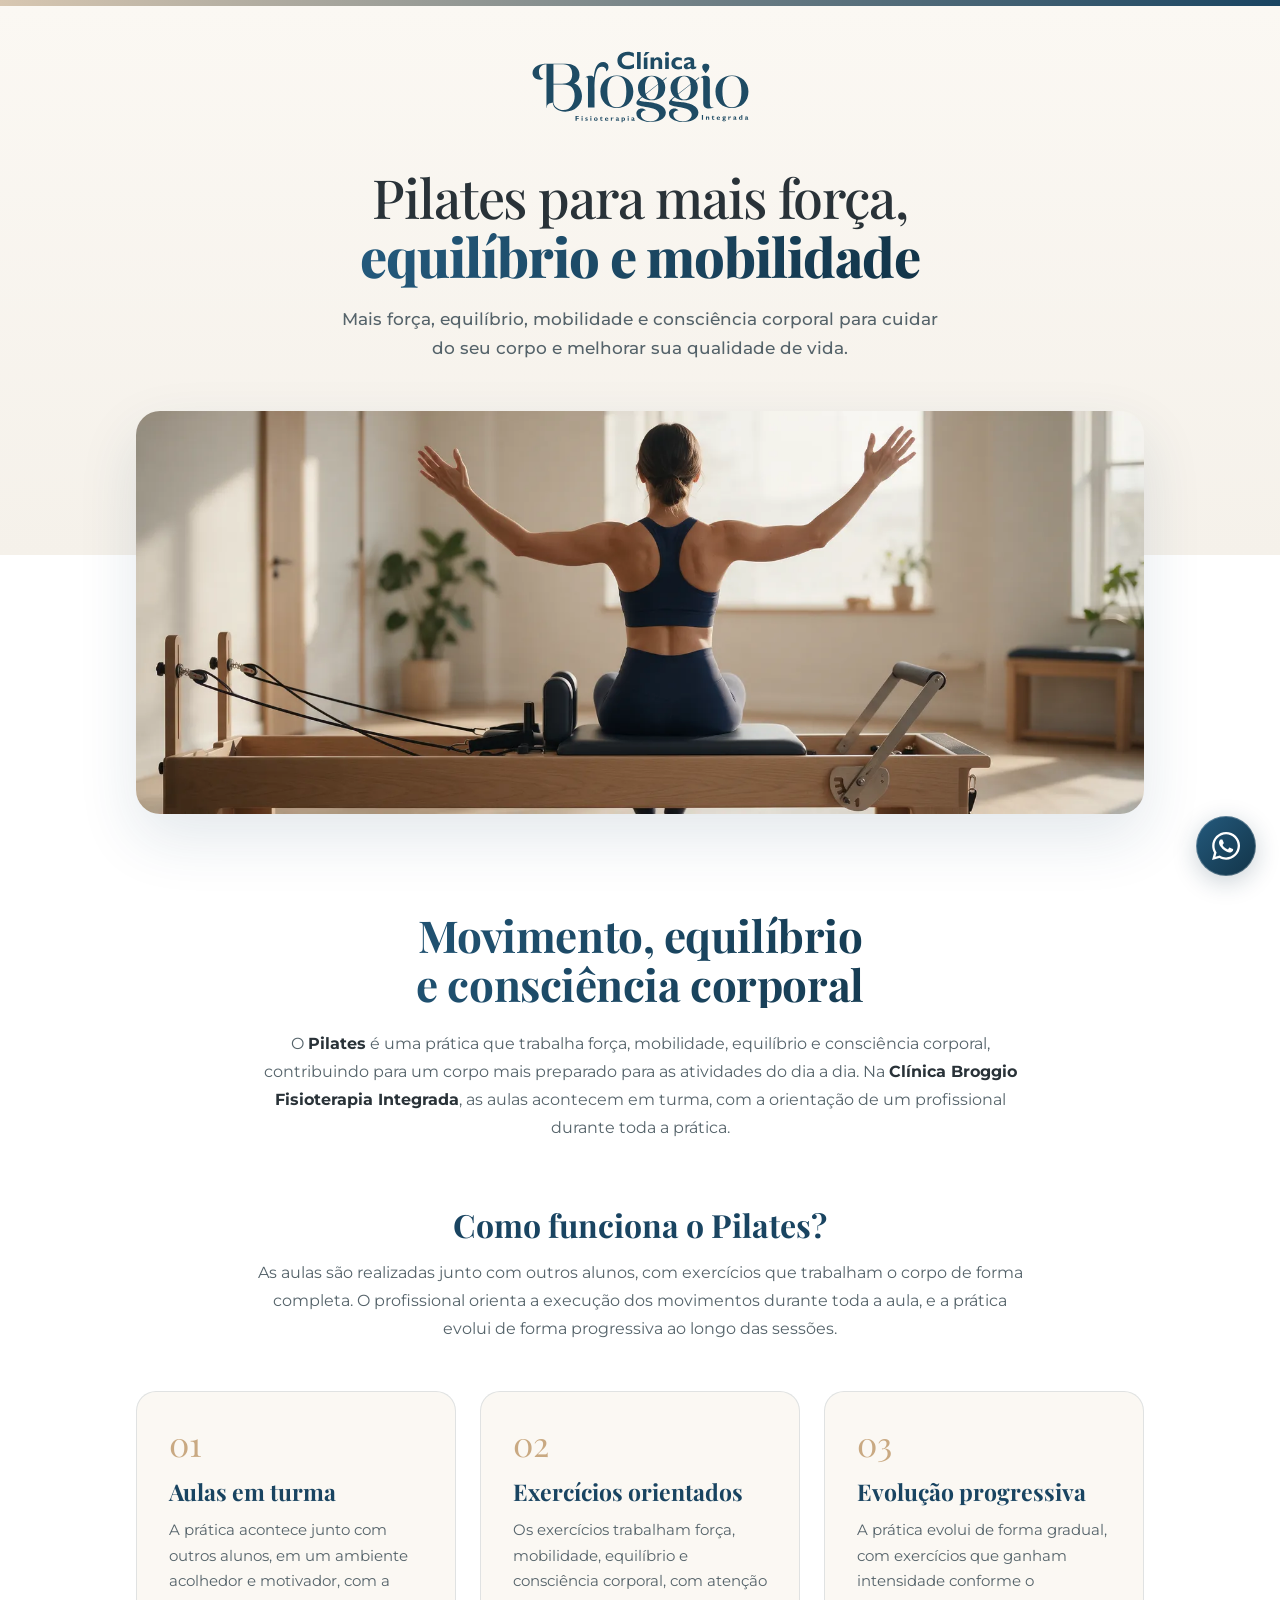
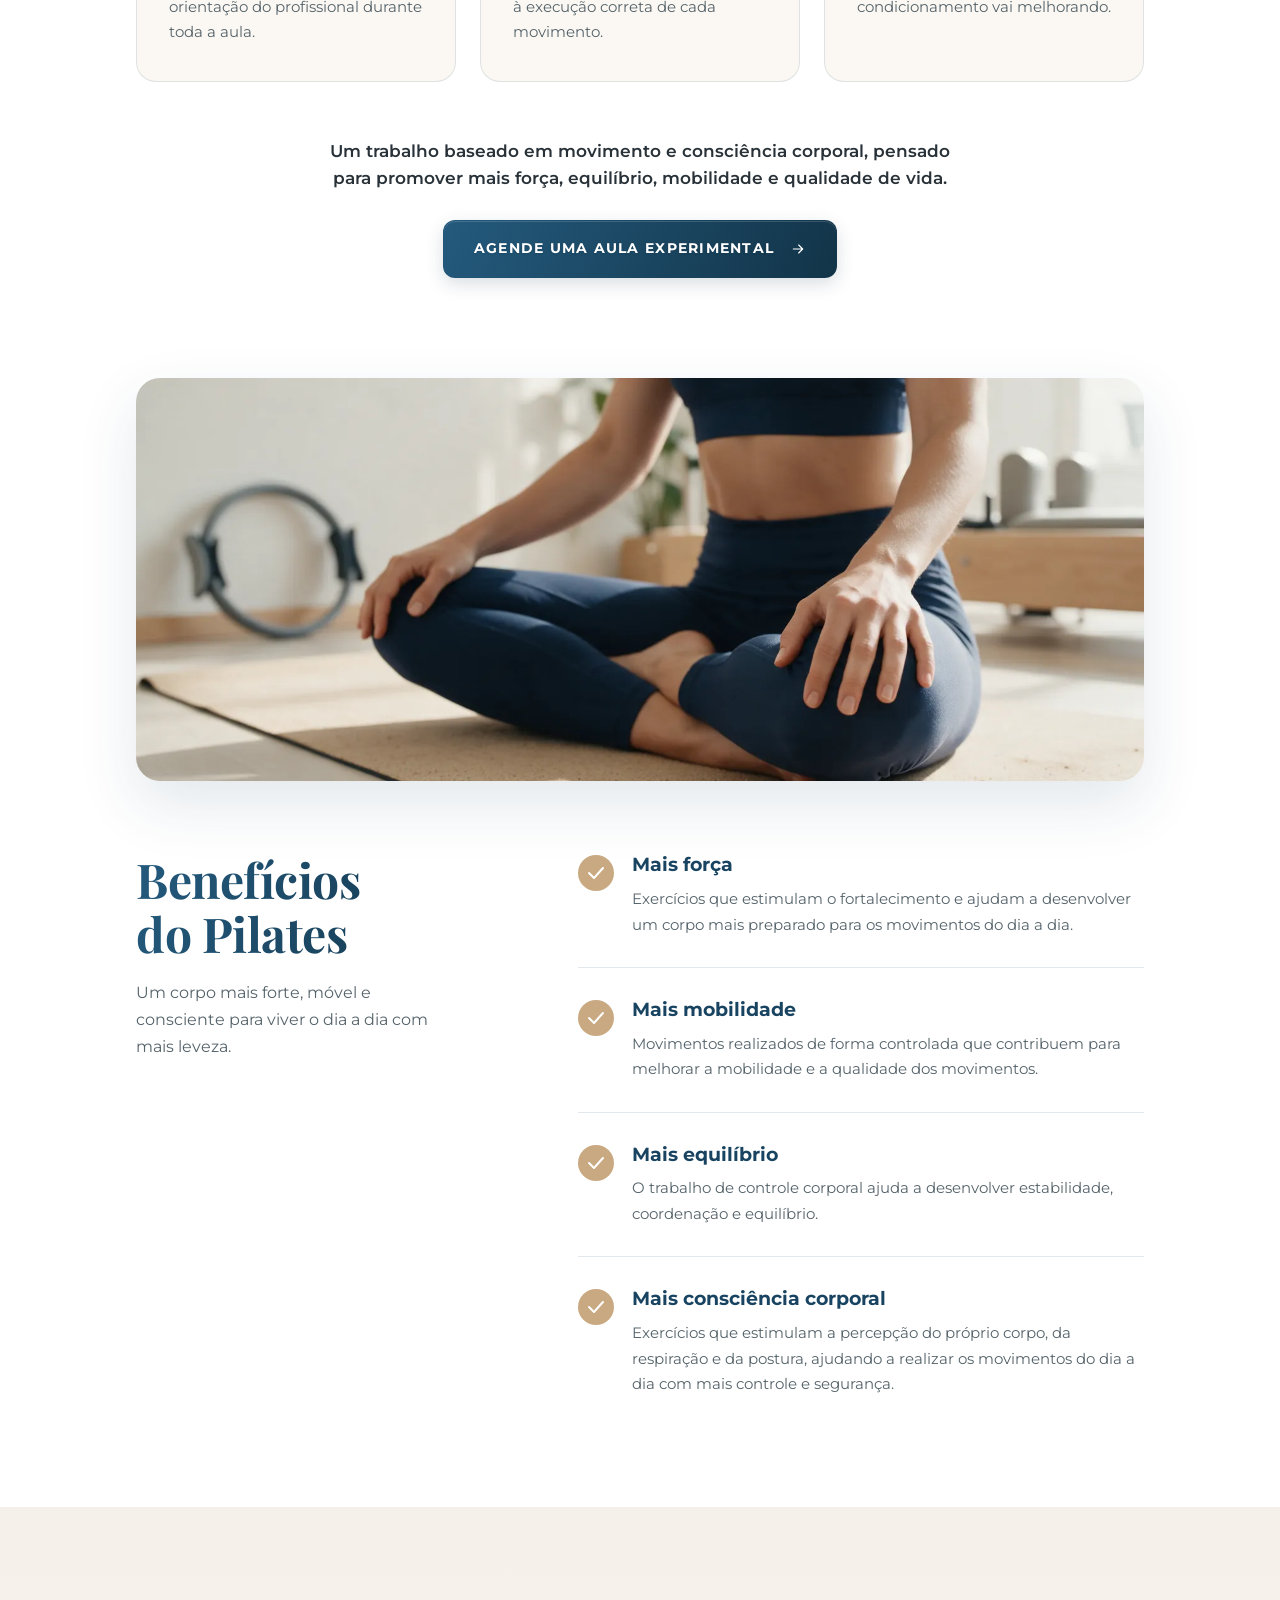
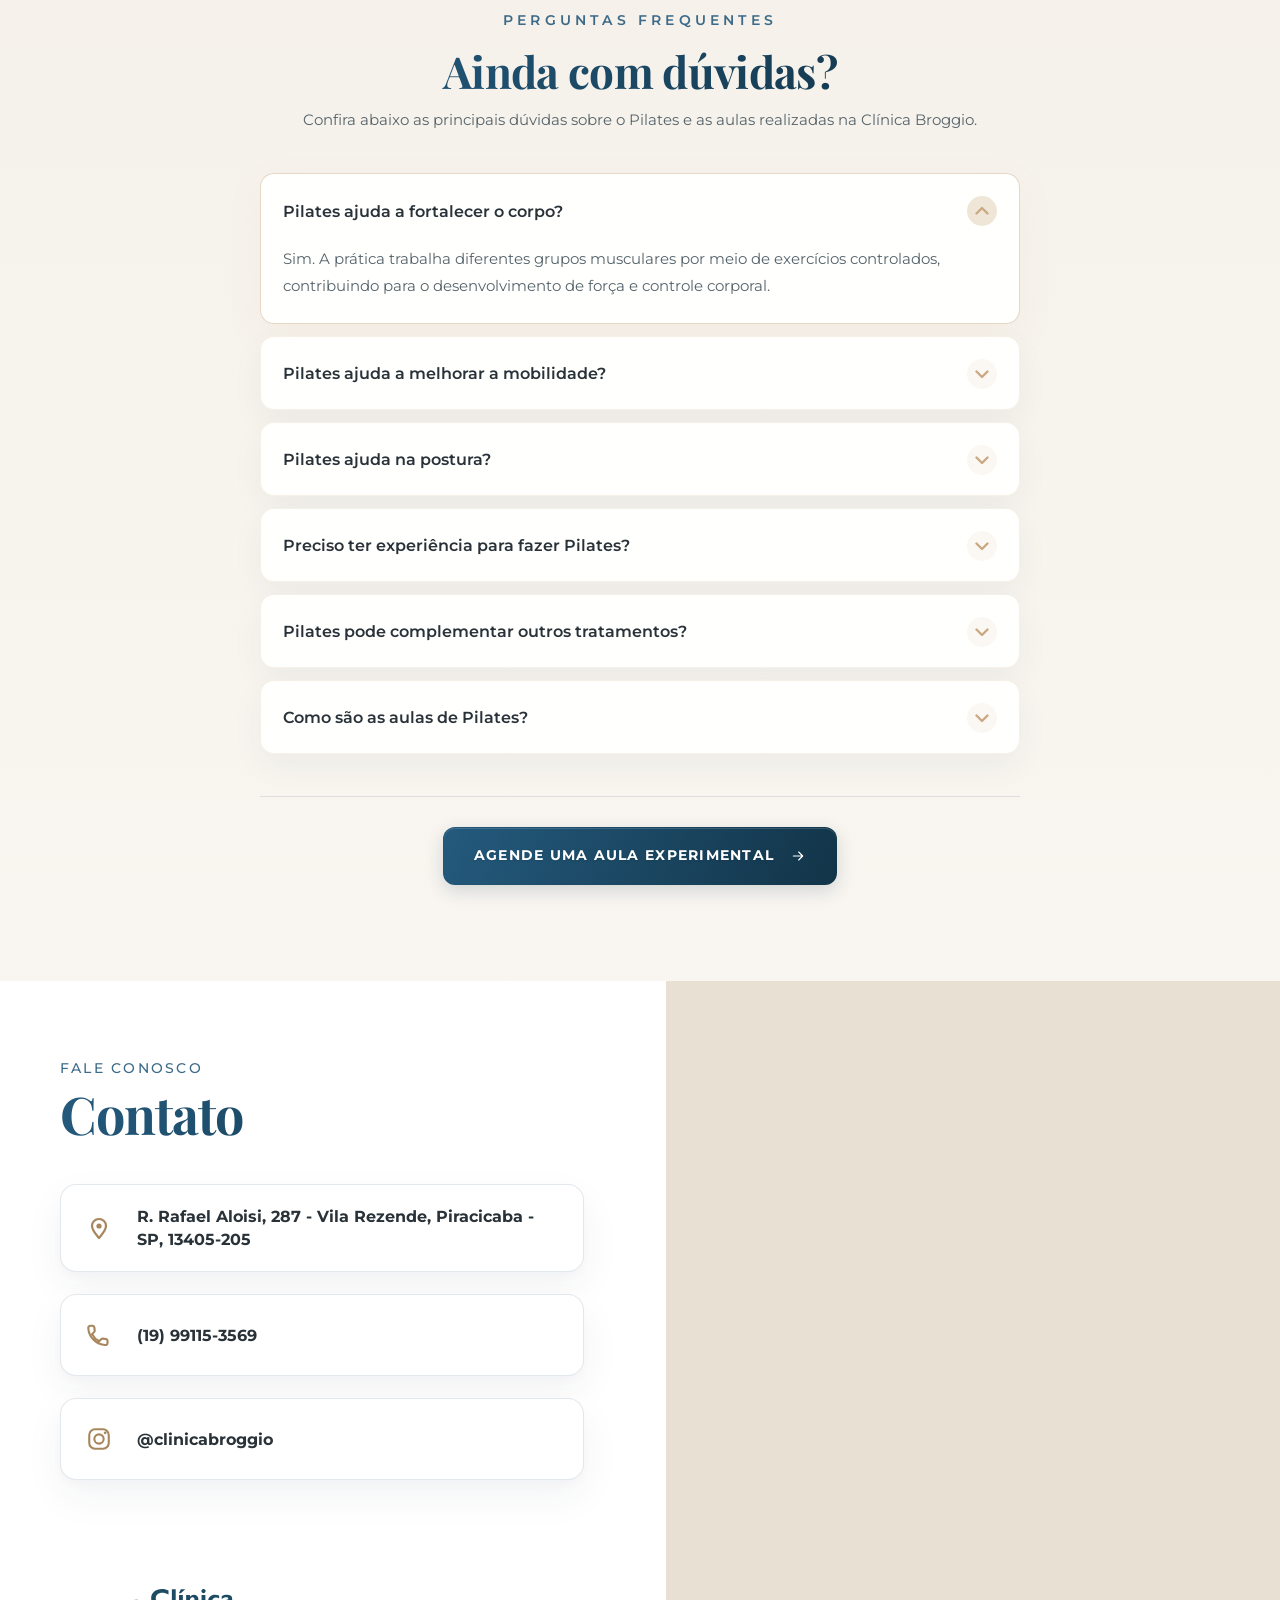
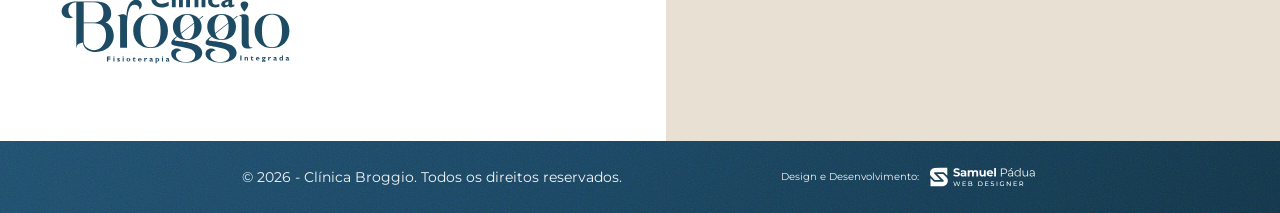
<file: pilates/index.html>
<!DOCTYPE html>
<html lang="pt-BR">
<head>
  <meta charset="UTF-8">
  <meta name="viewport" content="width=device-width, initial-scale=1.0">
  <title>Pilates em Piracicaba | Clínica Broggio Fisioterapia Integrada</title>
  <meta name="description" content="Pilates em Piracicaba na Clínica Broggio Fisioterapia Integrada: aulas em turma, com orientação profissional, para mais força, equilíbrio, mobilidade e consciência corporal. Agende uma aula experimental na Vila Rezende.">
  <meta name="robots" content="index,follow">
  <meta property="og:locale" content="pt_BR">
  <meta property="og:type" content="website">
  <meta property="og:site_name" content="Clínica Broggio Fisioterapia Integrada">
  <meta property="og:title" content="Pilates em Piracicaba | Clínica Broggio Fisioterapia Integrada">
  <meta property="og:description" content="Mais força, equilíbrio, mobilidade e consciência corporal. Aulas de Pilates com orientação profissional na Clínica Broggio, em Piracicaba - SP.">
  <meta name="twitter:card" content="summary_large_image">
  <meta name="twitter:title" content="Pilates em Piracicaba | Clínica Broggio Fisioterapia Integrada">
  <meta name="twitter:description" content="Mais força, equilíbrio, mobilidade e consciência corporal. Aulas de Pilates com orientação profissional na Clínica Broggio, em Piracicaba - SP.">
  <script type="application/ld+json">
    {
      "@context": "https://schema.org",
      "@graph": [
        {
          "@type": "MedicalBusiness",
          "@id": "#business",
          "name": "Clínica Broggio Fisioterapia Integrada",
          "image": "../assets/img/pilates/pilates-hero.jpg",
          "telephone": "+55-19-99115-3569",
          "priceRange": "$$",
          "address": {
            "@type": "PostalAddress",
            "streetAddress": "R. Rafael Aloisi, 287 - Vila Rezende",
            "addressLocality": "Piracicaba",
            "addressRegion": "SP",
            "postalCode": "13405-205",
            "addressCountry": "BR"
          },
          "sameAs": [
            "https://www.instagram.com/clinicabroggio/"
          ]
        },
        {
          "@type": "FAQPage",
          "@id": "#faq",
          "mainEntity": [
            {
              "@type": "Question",
              "name": "Pilates ajuda a fortalecer o corpo?",
              "acceptedAnswer": {
                "@type": "Answer",
                "text": "Sim. A prática trabalha diferentes grupos musculares por meio de exercícios controlados, contribuindo para o desenvolvimento de força e controle corporal."
              }
            },
            {
              "@type": "Question",
              "name": "Pilates ajuda a melhorar a mobilidade?",
              "acceptedAnswer": {
                "@type": "Answer",
                "text": "Sim. Os exercícios são realizados com movimentos controlados e amplitude progressiva, o que contribui para melhorar a mobilidade das articulações e a flexibilidade, sempre respeitando os limites de cada pessoa."
              }
            },
            {
              "@type": "Question",
              "name": "Pilates ajuda na postura?",
              "acceptedAnswer": {
                "@type": "Answer",
                "text": "Sim. O Pilates fortalece a musculatura que sustenta a coluna e estimula o alinhamento e a consciência corporal, o que contribui para uma postura mais equilibrada no dia a dia."
              }
            },
            {
              "@type": "Question",
              "name": "Preciso ter experiência para fazer Pilates?",
              "acceptedAnswer": {
                "@type": "Answer",
                "text": "Não. As aulas são acessíveis para iniciantes: o profissional orienta a execução de cada movimento, e os exercícios evoluem de forma progressiva ao longo das aulas."
              }
            },
            {
              "@type": "Question",
              "name": "Pilates pode complementar outros tratamentos?",
              "acceptedAnswer": {
                "@type": "Answer",
                "text": "Sim. O Pilates pode ser integrado a outros recursos da Clínica Broggio, como a fisioterapia e a acupuntura, para um cuidado mais completo. Somos certificados no método de Pilates específico para hérnia de disco e outras patologias da coluna vertebral."
              }
            },
            {
              "@type": "Question",
              "name": "Como são as aulas de Pilates?",
              "acceptedAnswer": {
                "@type": "Answer",
                "text": "As aulas são realizadas em turma, junto com outros alunos, com exercícios que trabalham força, mobilidade, equilíbrio e consciência corporal. O profissional acompanha a turma durante toda a aula, orientando a execução dos movimentos."
              }
            }
          ]
        }
      ]
    }
  </script>
  <link rel="icon" type="image/svg+xml" href="../assets/brand/iso.svg">
  <link rel="preconnect" href="https://fonts.googleapis.com">
  <link rel="preconnect" href="https://fonts.gstatic.com" crossorigin>
  <link rel="preload" href="https://fonts.googleapis.com/css2?family=Montserrat:wght@400;500;600;700;800&family=Playfair+Display:wght@400;500;600;700;800&display=swap" as="style" onload="this.onload=null;this.rel='stylesheet'">
  <noscript><link rel="stylesheet" href="https://fonts.googleapis.com/css2?family=Montserrat:wght@400;500;600;700;800&family=Playfair+Display:wght@400;500;600;700;800&display=swap"></noscript>
  <link rel="stylesheet" href="../assets/css/style.css">
  <link rel="stylesheet" href="../assets/css/pilates.css">
</head>
<body>
  <a class="skip-link" href="#conteudo">Pular para o conteúdo</a>

  <!-- Borda superior gradiente -->
  <div class="top-bar"></div>

  <main id="conteudo">
  <!-- ======================== ABERTURA ======================== -->
  <section class="pl-hero">
    <header class="pl-header">
      <a href="../" class="logo-link" aria-label="Clínica Broggio – página inicial">
        <img src="../assets/brand/logo.svg" class="logo" alt="Clínica Broggio Fisioterapia Integrada" width="266" height="90">
      </a>
    </header>

    <div class="pl-hero-inner">
      <h1>Pilates para mais força, <span class="gradient-text">equilíbrio e mobilidade</span></h1>
      <p class="pl-hero-sub">Mais força, equilíbrio, mobilidade e consciência corporal para cuidar do seu corpo e melhorar sua qualidade de vida.</p>
    </div>

    <div class="pl-media">
      <picture>
        <source type="image/webp" srcset="../assets/img/pilates/pilates-hero.webp">
        <img src="../assets/img/pilates/pilates-hero.jpg" class="pl-wide-img" alt="Aluna de costas sentada no reformer, com os braços abertos na luz da manhã do estúdio de Pilates" width="1600" height="640" fetchpriority="high">
      </picture>
    </div>
  </section>
  <!-- ======================== /ABERTURA ======================== -->

  <!-- ======================== MÉTODO ======================== -->
  <section class="pl-method">
    <div class="pl-method-inner">

      <div class="pl-method-head">
        <h2 class="pl-title">Movimento, equilíbrio e consciência corporal</h2>
        <p class="pl-lead">O <strong>Pilates</strong> é uma prática que trabalha força, mobilidade, equilíbrio e consciência corporal, contribuindo para um corpo mais preparado para as atividades do dia a dia. Na <strong>Clínica Broggio Fisioterapia Integrada</strong>, as aulas acontecem em turma, com a orientação de um profissional durante toda a prática.</p>
      </div>

      <div class="pl-how">
        <h3>Como funciona o Pilates?</h3>
        <p class="pl-lead">As aulas são realizadas junto com outros alunos, com exercícios que trabalham o corpo de forma completa. O profissional orienta a execução dos movimentos durante toda a aula, e a prática evolui de forma progressiva ao longo das sessões.</p>
      </div>

      <ol class="pl-steps">
        <li class="pl-step">
          <h4>Aulas em turma</h4>
          <p>A prática acontece junto com outros alunos, em um ambiente acolhedor e motivador, com a orientação do profissional durante toda a aula.</p>
        </li>
        <li class="pl-step">
          <h4>Exercícios orientados</h4>
          <p>Os exercícios trabalham força, mobilidade, equilíbrio e consciência corporal, com atenção à execução correta de cada movimento.</p>
        </li>
        <li class="pl-step">
          <h4>Evolução progressiva</h4>
          <p>A prática evolui de forma gradual, com exercícios que ganham intensidade conforme o condicionamento vai melhorando.</p>
        </li>
      </ol>

      <div class="pl-method-footer">
        <p>Um trabalho baseado em movimento e consciência corporal, pensado para promover mais força, equilíbrio, mobilidade e qualidade de vida.</p>
        <a href="https://wa.me/5519991153569?text=Ol%C3%A1!%20Gostaria%20de%20agendar%20uma%20aula%20experimental%20de%20Pilates%20na%20Cl%C3%ADnica%20Broggio." class="btn-cta btn-cta--center" target="_blank" rel="noopener">
          Agende uma Aula Experimental
        </a>
      </div>

    </div>
  </section>
  <!-- ======================== /MÉTODO ======================== -->

  <!-- ======================== BENEFÍCIOS ======================== -->
  <section class="pl-benefits">
    <div class="pl-media">
      <picture>
        <source type="image/webp" srcset="../assets/img/pilates/pilates-beneficios.webp">
        <img src="../assets/img/pilates/pilates-beneficios.jpg" class="pl-wide-img" alt="Aluna sentada de pernas cruzadas, com as mãos nos joelhos, respirando com calma no estúdio de Pilates" width="1600" height="640" loading="lazy">
      </picture>
    </div>

    <div class="pl-benefits-inner">
      <div class="pl-benefits-head">
        <h2 class="pl-title">Benefícios do Pilates</h2>
        <p>Um corpo mais forte, móvel e consciente para viver o dia a dia com mais leveza.</p>
      </div>

      <ul class="pl-benefit-list">
        <li class="pl-benefit">
          <svg width="36" height="36" viewBox="0 0 36 36" fill="none" xmlns="http://www.w3.org/2000/svg" aria-hidden="true">
            <circle cx="18" cy="18" r="18" fill="#C9A982"/>
            <path d="M11 18l5 5 9-10" stroke="#FFFFFF" stroke-width="2" stroke-linecap="round" stroke-linejoin="round"/>
          </svg>
          <div>
            <h3>Mais força</h3>
            <p>Exercícios que estimulam o fortalecimento e ajudam a desenvolver um corpo mais preparado para os movimentos do dia a dia.</p>
          </div>
        </li>
        <li class="pl-benefit">
          <svg width="36" height="36" viewBox="0 0 36 36" fill="none" xmlns="http://www.w3.org/2000/svg" aria-hidden="true">
            <circle cx="18" cy="18" r="18" fill="#C9A982"/>
            <path d="M11 18l5 5 9-10" stroke="#FFFFFF" stroke-width="2" stroke-linecap="round" stroke-linejoin="round"/>
          </svg>
          <div>
            <h3>Mais mobilidade</h3>
            <p>Movimentos realizados de forma controlada que contribuem para melhorar a mobilidade e a qualidade dos movimentos.</p>
          </div>
        </li>
        <li class="pl-benefit">
          <svg width="36" height="36" viewBox="0 0 36 36" fill="none" xmlns="http://www.w3.org/2000/svg" aria-hidden="true">
            <circle cx="18" cy="18" r="18" fill="#C9A982"/>
            <path d="M11 18l5 5 9-10" stroke="#FFFFFF" stroke-width="2" stroke-linecap="round" stroke-linejoin="round"/>
          </svg>
          <div>
            <h3>Mais equilíbrio</h3>
            <p>O trabalho de controle corporal ajuda a desenvolver estabilidade, coordenação e equilíbrio.</p>
          </div>
        </li>
        <li class="pl-benefit">
          <svg width="36" height="36" viewBox="0 0 36 36" fill="none" xmlns="http://www.w3.org/2000/svg" aria-hidden="true">
            <circle cx="18" cy="18" r="18" fill="#C9A982"/>
            <path d="M11 18l5 5 9-10" stroke="#FFFFFF" stroke-width="2" stroke-linecap="round" stroke-linejoin="round"/>
          </svg>
          <div>
            <h3>Mais consciência corporal</h3>
            <p>Exercícios que estimulam a percepção do próprio corpo, da respiração e da postura, ajudando a realizar os movimentos do dia a dia com mais controle e segurança.</p>
          </div>
        </li>
      </ul>
    </div>
  </section>
  <!-- ======================== /BENEFÍCIOS ======================== -->

  <!-- ======================== FAQ BLOCK ======================== -->
  <section class="faq-block">
    <div class="faq-inner">
      <div class="faq-header">
        <span class="faq-tagline">Perguntas Frequentes</span>
        <h2 class="faq-title">Ainda com dúvidas?</h2>
        <p class="faq-subtitle">Confira abaixo as principais dúvidas sobre o Pilates e as aulas realizadas na Clínica Broggio.</p>
      </div>

      <div class="faq-list">
        <article class="faq-item is-open">
          <button class="faq-question" type="button" aria-expanded="true">
            <span>Pilates ajuda a fortalecer o corpo?</span>
            <span class="faq-icon" aria-hidden="true">
              <svg width="22" height="22" viewBox="0 0 22 22" fill="none" xmlns="http://www.w3.org/2000/svg">
                <path d="M5.5 8.5L11 14L16.5 8.5" stroke="currentColor" stroke-width="2.4" stroke-linecap="round" stroke-linejoin="round"/>
              </svg>
            </span>
          </button>
          <div class="faq-answer">
            <div class="faq-answer-inner">
              <p>Sim. A prática trabalha diferentes grupos musculares por meio de exercícios controlados, contribuindo para o desenvolvimento de força e controle corporal.</p>
            </div>
          </div>
        </article>

        <article class="faq-item">
          <button class="faq-question" type="button" aria-expanded="false">
            <span>Pilates ajuda a melhorar a mobilidade?</span>
            <span class="faq-icon" aria-hidden="true">
              <svg width="22" height="22" viewBox="0 0 22 22" fill="none" xmlns="http://www.w3.org/2000/svg">
                <path d="M5.5 8.5L11 14L16.5 8.5" stroke="currentColor" stroke-width="2.4" stroke-linecap="round" stroke-linejoin="round"/>
              </svg>
            </span>
          </button>
          <div class="faq-answer">
            <div class="faq-answer-inner">
              <p>Sim. Os exercícios são realizados com movimentos controlados e amplitude progressiva, o que contribui para melhorar a mobilidade das articulações e a flexibilidade, sempre respeitando os limites de cada pessoa.</p>
            </div>
          </div>
        </article>

        <article class="faq-item">
          <button class="faq-question" type="button" aria-expanded="false">
            <span>Pilates ajuda na postura?</span>
            <span class="faq-icon" aria-hidden="true">
              <svg width="22" height="22" viewBox="0 0 22 22" fill="none" xmlns="http://www.w3.org/2000/svg">
                <path d="M5.5 8.5L11 14L16.5 8.5" stroke="currentColor" stroke-width="2.4" stroke-linecap="round" stroke-linejoin="round"/>
              </svg>
            </span>
          </button>
          <div class="faq-answer">
            <div class="faq-answer-inner">
              <p>Sim. O Pilates fortalece a musculatura que sustenta a coluna e estimula o alinhamento e a consciência corporal, o que contribui para uma postura mais equilibrada no dia a dia.</p>
            </div>
          </div>
        </article>

        <article class="faq-item">
          <button class="faq-question" type="button" aria-expanded="false">
            <span>Preciso ter experiência para fazer Pilates?</span>
            <span class="faq-icon" aria-hidden="true">
              <svg width="22" height="22" viewBox="0 0 22 22" fill="none" xmlns="http://www.w3.org/2000/svg">
                <path d="M5.5 8.5L11 14L16.5 8.5" stroke="currentColor" stroke-width="2.4" stroke-linecap="round" stroke-linejoin="round"/>
              </svg>
            </span>
          </button>
          <div class="faq-answer">
            <div class="faq-answer-inner">
              <p>Não. As aulas são acessíveis para iniciantes: o profissional orienta a execução de cada movimento, e os exercícios evoluem de forma progressiva ao longo das aulas.</p>
            </div>
          </div>
        </article>

        <article class="faq-item">
          <button class="faq-question" type="button" aria-expanded="false">
            <span>Pilates pode complementar outros tratamentos?</span>
            <span class="faq-icon" aria-hidden="true">
              <svg width="22" height="22" viewBox="0 0 22 22" fill="none" xmlns="http://www.w3.org/2000/svg">
                <path d="M5.5 8.5L11 14L16.5 8.5" stroke="currentColor" stroke-width="2.4" stroke-linecap="round" stroke-linejoin="round"/>
              </svg>
            </span>
          </button>
          <div class="faq-answer">
            <div class="faq-answer-inner">
              <p>Sim. O Pilates pode ser integrado a outros recursos da Clínica Broggio, como a <a href="../coluna/">fisioterapia</a> e a <a href="../acupuntura/">acupuntura</a>, para um cuidado mais completo. Somos <strong>certificados no método de Pilates específico para hérnia de disco</strong> e outras patologias da coluna vertebral.</p>
            </div>
          </div>
        </article>

        <article class="faq-item">
          <button class="faq-question" type="button" aria-expanded="false">
            <span>Como são as aulas de Pilates?</span>
            <span class="faq-icon" aria-hidden="true">
              <svg width="22" height="22" viewBox="0 0 22 22" fill="none" xmlns="http://www.w3.org/2000/svg">
                <path d="M5.5 8.5L11 14L16.5 8.5" stroke="currentColor" stroke-width="2.4" stroke-linecap="round" stroke-linejoin="round"/>
              </svg>
            </span>
          </button>
          <div class="faq-answer">
            <div class="faq-answer-inner">
              <p>As aulas são realizadas em turma, junto com outros alunos, com exercícios que trabalham força, mobilidade, equilíbrio e consciência corporal. O profissional acompanha a turma durante toda a aula, orientando a execução dos movimentos.</p>
            </div>
          </div>
        </article>
      </div>

      <div class="faq-footer">
        <div class="faq-divider"></div>
        <div class="faq-cta-row faq-cta-row--center">
          <a href="https://wa.me/5519991153569?text=Ol%C3%A1!%20Gostaria%20de%20agendar%20uma%20aula%20experimental%20de%20Pilates%20na%20Cl%C3%ADnica%20Broggio." class="btn-cta" target="_blank" rel="noopener">
            Agende uma Aula Experimental
          </a>
        </div>
      </div>
    </div>
  </section>
  <!-- ======================== /FAQ BLOCK ======================== -->

  <!-- ======================== CONTACT BLOCK ======================== -->
  <section class="contact-block">
    <div class="contact-inner">
      <div class="contact-panel">
        <div class="contact-header">
          <span class="contact-tagline">Fale Conosco</span>
          <h2 class="contact-title">Contato</h2>
        </div>

        <div class="contact-cards">
          <a href="https://maps.google.com/?q=R.%20Rafael%20Aloisi,%20287%20-%20Vila%20Rezende,%20Piracicaba%20-%20SP,%2013405-205" class="contact-card contact-card--featured" target="_blank" rel="noopener" aria-label="Abrir endereço no mapa">
            <span class="contact-card-icon" aria-hidden="true">
              <svg width="28" height="28" viewBox="0 0 28 28" fill="none" xmlns="http://www.w3.org/2000/svg">
                <path d="M14 24C17.5 19.7 21 16.5 21 11.8C21 7.9 17.9 5 14 5C10.1 5 7 7.9 7 11.8C7 16.5 10.5 19.7 14 24Z" stroke="currentColor" stroke-width="2.2" stroke-linejoin="round"/>
                <circle cx="14" cy="12" r="2.6" fill="currentColor"/>
              </svg>
            </span>
            <span class="contact-card-text">R. Rafael Aloisi, 287 - Vila Rezende, Piracicaba - SP, 13405-205</span>
          </a>

          <a href="https://wa.me/5519991153569?text=Ol%C3%A1!%20Gostaria%20de%20agendar%20uma%20aula%20experimental%20de%20Pilates%20na%20Cl%C3%ADnica%20Broggio." class="contact-card" target="_blank" rel="noopener" aria-label="Falar no telefone ou WhatsApp">
            <span class="contact-card-icon" aria-hidden="true">
              <svg width="28" height="28" viewBox="0 0 28 28" fill="none" xmlns="http://www.w3.org/2000/svg">
                <path d="M20.7149 17.9587L17.9699 17.6454C17.3107 17.57 16.6624 17.7971 16.1849 18.263L14.1966 20.2514C11.1382 18.6952 8.62822 16.1966 7.07201 13.1267L9.07199 11.1267C9.53782 10.6608 9.76491 10.0126 9.68949 9.35339L9.37616 6.6317C9.24782 5.55628 8.34782 4.75 7.26074 4.75H5.38907C4.18574 4.75 3.18574 5.75 3.26074 6.95339C3.83066 16.1267 11.173 23.4574 20.3349 24.0273C21.5382 24.1027 22.5382 23.1027 22.5382 21.8993V20.0277C22.55 18.9523 21.7907 18.0871 20.7149 17.9587Z" stroke="currentColor" stroke-width="2.1" stroke-linejoin="round"/>
              </svg>
            </span>
            <span class="contact-card-text">(19) 99115-3569</span>
          </a>

          <a href="https://www.instagram.com/clinicabroggio/" class="contact-card" target="_blank" rel="noopener" aria-label="Abrir Instagram">
            <span class="contact-card-icon" aria-hidden="true">
              <svg width="28" height="28" viewBox="0 0 28 28" fill="none" xmlns="http://www.w3.org/2000/svg">
                <rect x="4.25" y="4.25" width="19.5" height="19.5" rx="5.75" stroke="currentColor" stroke-width="2.1"/>
                <circle cx="14" cy="14" r="4.65" stroke="currentColor" stroke-width="2.1"/>
                <circle cx="20.2" cy="7.8" r="1.4" fill="currentColor"/>
              </svg>
            </span>
            <span class="contact-card-text">@clinicabroggio</span>
          </a>
        </div>

        <div class="contact-brand">
          <img src="../assets/brand/logo.svg" alt="Clínica Broggio Fisioterapia Integrada" class="contact-logo" width="266" height="90" loading="lazy">
        </div>
      </div>

      <div class="contact-map-wrap" id="map-wrap">
        <button class="map-facade" id="map-facade" type="button" aria-label="Carregar mapa da Clínica Broggio">
          <span class="map-facade-btn">
            <svg width="20" height="20" viewBox="0 0 24 24" fill="none" aria-hidden="true"><path d="M12 2C8.13 2 5 5.13 5 9c0 5.25 7 13 7 13s7-7.75 7-13c0-3.87-3.13-7-7-7z" fill="currentColor"/><circle cx="12" cy="9" r="2.5" fill="white"/></svg>
            Ver no mapa
          </span>
        </button>
      </div>
    </div>
  </section>
  <!-- ======================== /CONTACT BLOCK ======================== -->
  </main>

  <!-- ======================== FOOTER ======================== -->
  <footer class="site-footer">
    <div class="site-footer-grain"></div>
    <div class="site-footer-inner">
      <p class="site-footer-copy">© <span id="footer-year"></span> - Clínica Broggio. Todos os direitos reservados.</p>

      <a href="https://samuelpadua.com.br/" class="site-footer-credit" target="_blank" rel="noopener" aria-label="Design e Desenvolvimento por Samuel Pádua Web Designer">
        <span class="site-footer-credit-text">Design e Desenvolvimento:</span>
        <img src="../assets/brand/logo-samuel.svg" alt="Samuel Pádua Web Designer" class="site-footer-credit-logo">
      </a>
    </div>
  </footer>
  <!-- ======================== /FOOTER ======================== -->

  <!-- WhatsApp flutuante -->
  <a href="https://wa.me/5519991153569?text=Ol%C3%A1!%20Gostaria%20de%20agendar%20uma%20aula%20experimental%20de%20Pilates%20na%20Cl%C3%ADnica%20Broggio." class="whatsapp-float" target="_blank" rel="noopener" aria-label="Fale pelo WhatsApp">
    <span class="wpp-badge">Agende pelo WhatsApp</span>
    <svg width="30" height="30" viewBox="0 0 57 57" fill="none" xmlns="http://www.w3.org/2000/svg">
      <path fill-rule="evenodd" clip-rule="evenodd" d="M47.4216 9.51921C42.4222 4.51401 35.7735 1.75635 28.6904 1.75342C14.0949 1.75342 2.21626 13.6317 2.21039 28.2311C2.20844 32.8981 3.42761 37.4539 5.74495 41.4695L1.98828 55.1909L16.0257 51.5086C19.8936 53.6185 24.2481 54.7304 28.6796 54.7317H28.6907C43.2846 54.7317 55.1645 42.8524 55.1701 28.2523C55.173 21.1767 52.4212 14.5241 47.4216 9.51921ZM28.6904 50.2598H28.6813C24.7322 50.2581 20.8591 49.1968 17.4794 47.1919L16.6761 46.7148L8.34605 48.9L10.5695 40.7784L10.046 39.9457C7.84279 36.4415 6.67939 32.3913 6.68135 28.2328C6.68592 16.0981 16.5593 6.22568 28.6992 6.22568C34.5779 6.22763 40.1039 8.51986 44.2592 12.68C48.4144 16.8401 50.7014 22.3698 50.6994 28.2507C50.6942 40.3863 40.8215 50.2598 28.6904 50.2598ZM40.7628 33.7761C40.1013 33.4448 36.8482 31.8446 36.2416 31.6235C35.6356 31.4027 35.194 31.2928 34.7533 31.9549C34.312 32.617 33.0443 34.1075 32.6581 34.5488C32.2719 34.9904 31.8864 35.0459 31.2246 34.7145C30.5629 34.3834 28.4311 33.6845 25.9037 31.4304C23.937 29.676 22.6092 27.5094 22.223 26.8473C21.8375 26.1845 22.2198 25.861 22.5133 25.497C23.2296 24.6075 23.9468 23.6751 24.1673 23.2338C24.3881 22.7922 24.2775 22.4057 24.1118 22.0746C23.9468 21.7436 22.6236 18.4869 22.0724 17.1617C21.5348 15.8721 20.9898 16.0463 20.5834 16.026C20.1979 16.0068 19.7566 16.0029 19.3154 16.0029C18.8744 16.0029 18.1575 16.1682 17.5508 16.831C16.9445 17.4934 15.2355 19.0939 15.2355 22.3505C15.2355 25.6072 17.6063 28.7533 17.937 29.1949C18.2677 29.6365 22.6027 36.3195 29.2396 39.1851C30.8182 39.8674 32.0505 40.2741 33.0116 40.5791C34.5968 41.0827 36.0387 41.0116 37.1789 40.8413C38.4503 40.6512 41.0932 39.2406 41.645 37.6952C42.1962 36.1496 42.1962 34.825 42.0305 34.5488C41.8655 34.2729 41.4242 34.1075 40.7628 33.7761Z" fill="white"/>
    </svg>
  </a>

  <script src="../assets/js/site.js" defer></script>
</body>
</html>
</file>
<file: assets/css/style.css>
/* ===== RESET & BASE ===== */
*, *::before, *::after { box-sizing: border-box; margin: 0; padding: 0; }

:root {
  --dark:       #293238;
  --primary:    #194461;
  --teal:       #A9BBC0;
  --white:      #FFFFFF;
  --paper:      #FBF8F3;
  --muted:      #5E6A70;
  --border:     rgba(25, 68, 97, 0.12);
  --ease-out:   cubic-bezier(0.22, 1, 0.36, 1);
  --shadow-soft: 0 4px 12px rgba(18, 52, 72, 0.025), 0 16px 40px rgba(18, 52, 72, 0.055);
  --gray-bg:    #F5F1EA;
  --deep:       #123448;
  --accent:     #C9A982;
  --accent-dark:#A8865C;
  --sand:       #D8C7B1;
  --text:       #55636A;
  --font-display: 'Playfair Display', Georgia, serif;
  --grad-start: #245A7D;
  --grad-end:   #123448;
  --gradient:   linear-gradient(110deg, var(--grad-start), var(--grad-end));
}

html { scroll-behavior: smooth; overflow-x: hidden; }

html {
  scrollbar-color: #C9A982 rgba(25, 68, 97, 0.12);
  scrollbar-width: thin;
}

body {
  font-family: 'Montserrat', sans-serif;
  color: var(--dark);
  background: var(--white);
  overflow-x: hidden;
  -webkit-font-smoothing: antialiased;
}

::selection { background: #D8E1E4; color: var(--dark); }

:where(a, button, [tabindex]):focus-visible {
  outline: 3px solid #3D6A88;
  outline-offset: 5px;
}

:where(h1, h2, h3) { text-wrap: balance; }

.skip-link {
  position: fixed;
  top: 12px;
  left: 12px;
  z-index: 1100;
  padding: 12px 20px;
  border-radius: 8px;
  background: var(--white);
  color: var(--dark);
  width: 1px;
  height: 1px;
  overflow: hidden;
  clip-path: inset(50%);
}

.skip-link:focus { width: auto; height: auto; clip-path: none; }

body::-webkit-scrollbar {
  width: 12px;
}

body::-webkit-scrollbar-track {
  background: rgba(25, 68, 97, 0.08);
}

body::-webkit-scrollbar-thumb {
  background: linear-gradient(180deg, #D8C7B1 0%, #C9A982 100%);
  border-radius: 999px;
  border: 2px solid rgba(255, 255, 255, 0.75);
}

body::-webkit-scrollbar-thumb:hover {
  background: linear-gradient(180deg, #E0D2BF 0%, #C9A982 100%);
}

/* ===== TIPOGRAFIA DE TÍTULOS ===== */
.hero-left h1,
.intro-left h2,
.treatment-title,
.card h3,
.problems-headline,
.condition-title,
.reviews-title,
.profile-title,
.faq-title,
.contact-title {
  font-family: var(--font-display);
}

/* ===== SCROLL REVEAL ===== */
.reveal-item[data-reveal] {
  --reveal-x: 0px;
  --reveal-y: 22px;
  --reveal-scale: 1;
  opacity: 0;
  translate: var(--reveal-x) var(--reveal-y);
  scale: var(--reveal-scale);
  transition:
    opacity 0.7s var(--ease-out) var(--reveal-delay, 0ms),
    translate 0.7s var(--ease-out) var(--reveal-delay, 0ms),
    scale 0.7s var(--ease-out) var(--reveal-delay, 0ms),
    transform 0.3s var(--ease-out),
    box-shadow 0.3s ease,
    border-color 0.3s ease;
}

.reveal-item[data-reveal="left"] {
  --reveal-x: -24px;
  --reveal-y: 0px;
}

.reveal-item[data-reveal="right"] {
  --reveal-x: 24px;
  --reveal-y: 0px;
}

.reveal-item[data-reveal="up"] {
  --reveal-y: 24px;
}

.reveal-item[data-reveal="zoom"] {
  --reveal-y: 18px;
  --reveal-scale: 0.985;
}

.reveal-item[data-reveal].is-visible {
  opacity: 1;
  translate: 0 0;
  scale: 1;
}

/* ===== TOP BAR ===== */
.top-bar {
  height: 6px;
  background: linear-gradient(to right, #D8C7B1 0%, #194461 100%);
  width: 100%;
}

/* ===== HERO SECTION ===== */
.hero {
  position: relative;
  height: 850px;
  display: flex;
  align-items: stretch;
  overflow: hidden;
}

.hero-bg {
  position: absolute;
  inset: 0;
  background-image: url('../img/bg-hero.jpg');
  background-image: image-set(url('../img/bg-hero.webp') type('image/webp'), url('../img/bg-hero.jpg') type('image/jpeg'));
  background-size: cover;
  background-position: center;
  z-index: 0;
}

.hero-inner {
  position: relative;
  z-index: 1;
  width: 100%;
  max-width: 1280px;
  margin: 0 auto;
  padding: 0 60px;
  display: flex;
  flex-direction: column;
}

/* ===== HEADER / LOGO ===== */
.hero-header {
  padding: 60px 0 0;
  flex: 0 0 auto;
}

.logo {
  height: 74px;
  width: auto;
  display: block;
}

.logo-link {
  display: inline-block;
  border-radius: 8px;
}

/* ===== HERO CONTENT ===== */
.hero-content {
  display: flex;
  align-items: stretch;
  gap: 40px;
  flex: 1;
}

/* ===== LEFT COLUMN ===== */
.hero-left {
  flex: 0 0 431px;
  display: flex;
  flex-direction: column;
  justify-content: center;
  padding-bottom: 44px;
}

.hero-left h1 {
  font-size: 54px;
  font-weight: 500;
  line-height: 1.1;
  letter-spacing: -0.02em;
  color: var(--dark);
  margin-bottom: 21px;
}

.gradient-text {
  background: var(--gradient);
  -webkit-background-clip: text;
  -webkit-text-fill-color: transparent;
  background-clip: text;
  display: inline;
  font-weight: 800;
}

.subtext {
  font-size: 15px;
  font-weight: 500;
  line-height: 1.75;
  color: var(--dark);
  max-width: 387px;
  margin-bottom: 28px;
}

.btn-cta {
  display: inline-flex;
  align-items: center;
  justify-content: center;
  gap: 16px;
  background: linear-gradient(115deg, #245A7D, #123448) border-box;
  border: 1px solid rgba(25, 68, 97, 0.1);
  box-shadow: 0 6px 18px rgba(18, 52, 72, 0.16), inset 0 1px rgba(255, 255, 255, 0.15);
  overflow: hidden;
  position: relative;
  color: var(--white);
  text-shadow: 0 1px 2px rgba(18, 52, 72, 0.28);
  font-family: 'Montserrat', sans-serif;
  font-size: 14px;
  font-weight: 700;
  line-height: 1.28;
  letter-spacing: 0.09em;
  text-transform: uppercase;
  text-decoration: none;
  min-height: 58px;
  height: auto;
  padding: 18px 30px;
  border-radius: 12px;
  align-self: flex-start;
  transition: transform 0.3s var(--ease-out), box-shadow 0.3s ease;
  margin-bottom: 20px;
}

.btn-cta::before {
  content: '';
  order: 1;
  flex: 0 0 16px;
  width: 16px;
  height: 16px;
  background: url("data:image/svg+xml,%3Csvg xmlns='http://www.w3.org/2000/svg' width='16' height='16' viewBox='0 0 24 24' fill='none' stroke='white' stroke-width='1.7' stroke-linecap='round' stroke-linejoin='round'%3E%3Cpath d='M5 12h14M13 6l6 6-6 6'/%3E%3C/svg%3E") center/contain no-repeat;
  transition: transform 0.3s var(--ease-out);
}

.btn-cta::after {
  content: '';
  position: absolute;
  top: -50%;
  left: 0;
  width: 45%;
  height: 200%;
  background: linear-gradient(
    to right,
    transparent,
    rgba(255, 255, 255, 0.22),
    transparent
  );
  transform: translateX(-160%) skewX(-18deg);
  pointer-events: none;
}

@media (hover: hover) and (pointer: fine) {
  .btn-cta:hover {
    transform: translateY(-3px);
    box-shadow: 0 12px 28px rgba(18, 52, 72, 0.22), inset 0 1px rgba(255, 255, 255, 0.15);
  }

  .btn-cta:hover::before { transform: translateX(3px); }
  .btn-cta:hover::after { animation: btn-shine 0.85s var(--ease-out); }
}

.btn-cta:active { transform: translateY(0); }

.crefito {
  font-size: 12px;
  font-weight: 700;
  letter-spacing: 0.1em;
  color: var(--dark);
  text-transform: uppercase;
  opacity: 0.7;
}

/* Credencial da profissional abaixo do CTA (nome, formação e registro) */
.hero-credential {
  display: grid;
  gap: 3px;
  max-width: 380px;
  padding: 2px 0 2px 16px;
  border-left: 2px solid var(--accent);
}

.hero-credential p { margin: 0; }

.hc-name {
  font-family: var(--font-display);
  font-size: 19px;
  font-weight: 600;
  line-height: 1.2;
  color: var(--primary);
}

.hc-title {
  font-size: 13.5px;
  font-weight: 500;
  line-height: 1.45;
  color: var(--text);
  text-wrap: balance;
}

.hc-reg {
  margin-top: 3px !important;
  font-size: 11px;
  font-weight: 700;
  letter-spacing: 0.14em;
  text-transform: uppercase;
  color: var(--accent-dark);
}

@media (max-width: 820px) {
  .hero-credential {
    justify-items: center;
    text-align: center;
    margin: 0 auto;
    padding: 18px 0 0;
    border-left: 0;
    position: relative;
  }

  .hero-credential::before {
    content: "";
    position: absolute;
    top: 0;
    left: 50%;
    width: 36px;
    height: 2px;
    background: var(--accent);
    translate: -50% 0;
  }

  .hc-title { max-width: 30ch; }
}

@media (max-width: 360px) {
  .hc-name { font-size: 17px; }
  .hc-title { font-size: 12.5px; }
}

/* CTA do hero 12% menor que o padrão (somente desktop) */
@media (min-width: 821px) {
  .hero .btn-cta {
    min-height: 60px;
    padding: 18px 30px;
    font-size: 14px;
    border-radius: 12px;
    margin-bottom: 18px;
  }
}

/* ===== RIGHT COLUMN ===== */
.hero-right {
  flex: 1;
  align-self: stretch;
  position: relative;
  display: flex;
  align-items: flex-end;
  justify-content: center;
}

.doctor-img {
  position: absolute;
  bottom: 0;
  left: 50%;
  transform: translateX(-40%);
  z-index: 2;
  height: 820px;
  width: auto;
  display: block;
  object-fit: contain;
  object-position: bottom;
}

/* ===== STAMP ANIMADO ===== */
.stamp-wrapper {
  position: absolute;
  top: -36px;
  right: -60px;
  width: 162px;
  height: 162px;
  z-index: 3;
  transform: translate(10%, -10%) scale(0.9);
}

.stamp-txt {
  position: absolute;
  inset: 0;
  width: 162px;
  height: 162px;
  animation: spin-stamp 48s linear infinite;
  transform-origin: center center;
}

.stamp-iso {
  position: absolute;
  top: 50%;
  left: 50%;
  transform: translate(-50%, -50%);
  width: 83px;
  height: 83px;
}

@keyframes btn-shine {
  from { transform: translateX(-160%) skewX(-18deg); }
  to { transform: translateX(380%) skewX(-18deg); }
}

@keyframes entrance {
  from { opacity: 0; translate: 0 16px; }
  to { opacity: 1; translate: 0 0; }
}

.hero-header { animation: entrance 0.75s var(--ease-out) both; }
.hero-left > * { animation: entrance 0.8s var(--ease-out) backwards; }
.hero-left h1 { animation-delay: 0.08s; }
.hero-left .subtext { animation-delay: 0.16s; }
.hero-left .btn-cta { animation-delay: 0.24s; }
.hero-left .crefito,
.hero-left .hero-credential { animation-delay: 0.3s; }
.hero-right { animation: entrance 1s var(--ease-out) 0.12s backwards; }

@keyframes spin-stamp {
  from { transform: rotate(0deg); }
  to   { transform: rotate(360deg); }
}

/* ===== INTRO BLOCK ===== */
.intro-block {
  position: relative;
  min-height: 200px;
  padding: 40px 0;
  display: flex;
  align-items: center;
  background: linear-gradient(120deg, #245A7D 0%, #194461 45%, #123448 100%);
  overflow: hidden;
}

/* Grain visível sobre o gradient */
.intro-block::after {
  content: '';
  position: absolute;
  inset: 0;
  background-image: url("data:image/svg+xml,%3Csvg xmlns='http://www.w3.org/2000/svg' width='220' height='220'%3E%3Cfilter id='g'%3E%3CfeTurbulence type='fractalNoise' baseFrequency='0.85' numOctaves='3' stitchTiles='stitch'/%3E%3CfeColorMatrix type='saturate' values='0'/%3E%3C/filter%3E%3Crect width='220' height='220' filter='url(%23g)'/%3E%3C/svg%3E");
  background-repeat: repeat;
  background-size: 220px 220px;
  mix-blend-mode: overlay;
  opacity: 0.18;
  pointer-events: none;
  z-index: 2;
}

.intro-inner {
  position: relative;
  z-index: 3;
  width: 100%;
  max-width: 1280px;
  margin: 0 auto;
  padding: 0 60px;
  display: flex;
  align-items: center;
  gap: 60px;
}

.intro-left {
  flex: 0 0 280px;
}

.intro-left h2 {
  font-size: 39px;
  font-weight: 500;
  line-height: 1.12;
  letter-spacing: -0.01em;
  color: var(--white);
}

.intro-left h2 strong {
  font-weight: 800;
  display: block;
  color: #D6BE9A;
}

.intro-right {
  position: relative;
  padding-left: 60px;
  border-left: 1px solid rgba(201, 169, 130, 0.6);
}

.intro-right {
  flex: 1;
}

.intro-right p {
  font-size: 17px;
  font-weight: 400;
  line-height: 1.7;
  color: rgba(255, 255, 255, 0.88);
}

.intro-right p strong {
  font-weight: 700;
  color: var(--white);
}

.intro-right .intro-lead {
  margin-bottom: 10px;
  font-size: 21px;
  font-weight: 600;
  line-height: 1.4;
  color: #D6BE9A;
}

/* Responsivo intro */
@media (max-width: 820px) {
  .intro-block { height: auto; padding: 44px 0; }

  .intro-inner {
    flex-direction: column;
    gap: 28px;
    padding: 0 32px;
  }

  .intro-left { flex: none; width: 100%; }

  .intro-right { padding-left: 0; border-left: 0; padding-top: 24px; border-top: 1px solid rgba(201, 169, 130, 0.6); }

  .intro-left h2 { font-size: 32px; }

  .intro-right p { font-size: 16px; }
}

@media (max-width: 480px) {
  .intro-block { height: auto; padding: 40px 0; }

  .intro-inner { padding: 0 24px; gap: 20px; }

  .intro-left h2 { font-size: 28px; }

  .intro-right p { font-size: 15px; }
}

/* ===== TREATMENT BLOCK ===== */
.treatment-block {
  background: var(--paper);
  padding: 100px 0 90px;
}

.treatment-inner {
  max-width: 1280px;
  margin: 0 auto;
  padding: 0 60px;
  display: flex;
  flex-direction: column;
  align-items: center;
  gap: 60px;
}

/* Header */
.treatment-header {
  text-align: center;
  max-width: 760px;
}

.tagline {
  display: block;
  font-size: 15px;
  font-weight: 600;
  letter-spacing: 0.15em;
  text-transform: uppercase;
  color: #3D6A88;
  margin-bottom: 12px;
}

.treatment-title {
  font-size: 48px;
  font-weight: 700;
  line-height: 1.1;
  letter-spacing: -0.01em;
  background: var(--gradient);
  -webkit-background-clip: text;
  -webkit-text-fill-color: transparent;
  background-clip: text;
  margin-bottom: 20px;
}

.treatment-desc {
  font-size: 16px;
  font-weight: 500;
  line-height: 1.7;
  color: #55636A;
}

/* Cards grid */
.cards-grid {
  display: grid;
  grid-template-columns: repeat(3, 1fr);
  gap: 24px;
  width: 100%;
}

.card {
  background: var(--white);
  border-radius: 20px;
  padding: 36px;
  box-shadow: var(--shadow-soft);
  border: 1px solid var(--border);
  position: relative;
  transition: border-color 0.3s ease, box-shadow 0.3s ease, transform 0.3s ease;
  display: flex;
  flex-direction: column;
  gap: 20px;
}

.cards-grid { counter-reset: treatment-step; }

.card::before {
  counter-increment: treatment-step;
  content: counter(treatment-step, decimal-leading-zero);
  position: absolute;
  top: 30px;
  right: 30px;
  font-family: var(--font-display);
  font-size: 32px;
  line-height: 1;
  color: #D8C7B1;
}

@media (hover: hover) and (pointer: fine) {
  .card:hover {
    border-color: #A9BBC0;
    box-shadow: 0 16px 40px rgba(18, 52, 72, 0.09);
    transform: translateY(-5px);
  }
}

.card-icon svg {
  display: block;
}

.card h3 {
  font-size: 25px;
  font-weight: 700;
  line-height: 1.2;
  color: var(--primary);
}

.card p {
  font-size: 15px;
  font-weight: 400;
  line-height: 1.7;
  color: #55636A;
}

/* Footer */
.treatment-footer {
  display: flex;
  flex-direction: column;
  align-items: center;
  gap: 32px;
  text-align: center;
}

.treatment-footer > p {
  font-size: 16px;
  font-weight: 600;
  line-height: 1.65;
  color: var(--dark);
}

.btn-cta--center {
  align-self: center;
}

/* Variante contorno (rodapé do bloco de tratamento) */
.btn-cta--outline {
  background: transparent;
  color: var(--primary);
  border: 1.5px solid var(--primary);
  box-shadow: none;
  text-shadow: none;
}

.btn-cta--outline::before {
  background-image: url("data:image/svg+xml,%3Csvg xmlns='http://www.w3.org/2000/svg' width='16' height='16' viewBox='0 0 24 24' fill='none' stroke='%23194461' stroke-width='1.7' stroke-linecap='round' stroke-linejoin='round'%3E%3Cpath d='M5 12h14M13 6l6 6-6 6'/%3E%3C/svg%3E");
}

.btn-cta--outline::after { display: none; }

@media (hover: hover) and (pointer: fine) {
  .btn-cta--outline:hover {
    background: var(--primary);
    color: var(--white);
    box-shadow: 0 12px 28px rgba(18, 52, 72, 0.18);
  }

  .btn-cta--outline:hover::before {
    background-image: url("data:image/svg+xml,%3Csvg xmlns='http://www.w3.org/2000/svg' width='16' height='16' viewBox='0 0 24 24' fill='none' stroke='white' stroke-width='1.7' stroke-linecap='round' stroke-linejoin='round'%3E%3Cpath d='M5 12h14M13 6l6 6-6 6'/%3E%3C/svg%3E");
  }
}

/* Variante champagne (destaques premium, ex.: cross-sell) */
.btn-cta--accent {
  background: linear-gradient(115deg, #D4B994, var(--accent-dark)) border-box;
  color: var(--dark);
  border-color: rgba(168, 134, 92, 0.35);
  text-shadow: none;
  box-shadow: 0 6px 18px rgba(168, 134, 92, 0.22), inset 0 1px rgba(255, 255, 255, 0.3);
}

.btn-cta--accent::before {
  background-image: url("data:image/svg+xml,%3Csvg xmlns='http://www.w3.org/2000/svg' width='16' height='16' viewBox='0 0 24 24' fill='none' stroke='%23293238' stroke-width='1.7' stroke-linecap='round' stroke-linejoin='round'%3E%3Cpath d='M5 12h14M13 6l6 6-6 6'/%3E%3C/svg%3E");
}

@media (hover: hover) and (pointer: fine) {
  .btn-cta--accent:hover {
    box-shadow: 0 12px 28px rgba(168, 134, 92, 0.3), inset 0 1px rgba(255, 255, 255, 0.3);
  }
}

/* Responsivo treatment */
@media (max-width: 900px) {
  .cards-grid { grid-template-columns: 1fr; gap: 20px; }
  .treatment-title { font-size: 36px; }
  .treatment-block { padding: 72px 0; }
  .treatment-inner { padding: 0 32px; gap: 44px; }
}

@media (max-width: 480px) {
  .treatment-title { font-size: 30px; }
  .treatment-block { padding: 56px 0; }
  .treatment-inner { padding: 0 24px; gap: 36px; }
  .card { padding: 28px; }
}

/* ===== PROBLEMS BLOCK ===== */
.problems-block {
  position: relative;
  height: 195px;
  background: linear-gradient(to right, #1E4E6E 0%, #194461 50%, #123448 100%);
  overflow: visible;
  clip-path: inset(-400px 0 0 0); /* permite sangrar acima, clipa abaixo */
  z-index: 2;
}

/* Grain confinado ao bloco */
.problems-grain {
  position: absolute;
  inset: 0;
  background-image: url("data:image/svg+xml,%3Csvg xmlns='http://www.w3.org/2000/svg' width='200' height='200'%3E%3Cfilter id='n'%3E%3CfeTurbulence type='fractalNoise' baseFrequency='0.8' numOctaves='4' stitchTiles='stitch'/%3E%3C/filter%3E%3Crect width='200' height='200' filter='url(%23n)'/%3E%3C/svg%3E");
  background-repeat: repeat;
  background-size: 200px 200px;
  mix-blend-mode: soft-light;
  opacity: 0.25;
  pointer-events: none;
  z-index: 0;
}

.problems-inner {
  position: relative;
  z-index: 1;
  max-width: 1280px;
  margin: 0 auto;
  padding: 0 80px 0 0;
  height: 100%;
  display: flex;
  align-items: center;
  gap: 52px;
}

/* Coluna da imagem */
.problems-img-col {
  flex: 0 0 auto;
  position: relative;
  height: 100%;
  display: flex;
  align-items: flex-end;
}

.problems-img {
  display: block;
  height: 240px;
  width: auto;
  filter: drop-shadow(0 0 30px rgba(201, 169, 130, 0.2));
}

/* Headline */
.problems-headline {
  flex: 0 0 auto;
  font-size: 27px;
  font-weight: 600;
  line-height: 1.12;
  color: var(--white);
  letter-spacing: 0;
  white-space: nowrap; /* 3 linhas fixas pelos <br> no desktop */
}

/* Body text */
.problems-body {
  flex: 1;
  font-size: 18px;
  font-weight: 400;
  line-height: 1.5;
  color: var(--white);
}

.problems-body strong {
  font-weight: 700;
}

/* Responsivo problems */
@media (max-width: 900px) {
  .problems-block { height: auto; padding: 48px 0; overflow: hidden; }
  .problems-inner { flex-direction: column; align-items: flex-start; gap: 24px; padding: 0 32px; height: auto; }
  .problems-img-col { display: none; }
  .problems-headline { flex: none; font-size: 28px; line-height: 1.15; white-space: normal; }
  .problems-body { font-size: 16px; }
}

@media (max-width: 480px) {
  .problems-block { padding: 40px 0; }
  .problems-inner { padding: 0 24px; gap: 16px; }
  .problems-headline { font-size: 18px; }
  .problems-body { font-size: 15px; }
}

/* ===== RESPONSIVO ===== */

/* Laptop menor / tablet landscape */
@media (max-width: 1100px) {
  .hero-inner { padding: 0 40px; }

  .hero-left {
    flex: 0 0 370px;
  }

  .hero-left h1 {
    font-size: 46px;
  }

  .subtext {
    font-size: 14px;
    max-width: 334px;
  }

  .doctor-img {
    height: 700px;
  }

  .stamp-wrapper { width: 124px; height: 124px; top: -68px; right: -16px; }
  .stamp-txt    { width: 124px; height: 124px; }
  .stamp-iso    { width: 63px;  height: 63px; }
}

/* Tablet portrait */
@media (max-width: 820px) {
  .hero {
    height: auto;
    min-height: 100svh;
  }

  .hero-inner { padding: 0 32px; }

  .hero-content {
    flex-direction: column;
    align-items: flex-start;
    gap: 0;
    padding-bottom: 0;
  }

  .hero-left {
    flex: none;
    width: 100%;
    max-width: 560px;
    padding-bottom: 40px;
    justify-content: flex-start;
    padding-top: 32px;
  }

  .hero-left h1 { font-size: 46px; }

  .subtext { font-size: 15px; max-width: 100%; }

  /* Foto flui no documento em proporção natural — sem cortes */
  .hero-right {
    width: 100%;
    height: auto;
    align-self: auto;
    justify-content: center;
    overflow: visible;
    margin-top: 16px;
  }

  .doctor-img {
    position: relative;
    top: auto;
    left: auto;
    transform: none;
    width: 85%;
    height: auto;
    max-width: 380px;
    margin: 0 auto;
    display: block;
  }

  .stamp-wrapper { top: 40px; right: 16px; width: 110px; height: 110px; }
  .stamp-txt    { width: 110px; height: 110px; }
  .stamp-iso    { width: 56px; height: 56px; }
}

/* Mobile */
@media (max-width: 480px) {
  .hero-inner { padding: 0 24px; }

  .logo { height: 60px; }

  .hero-left {
    padding-top: 24px;
    padding-bottom: 36px;
  }

  .hero-left h1 { font-size: 36px; }

  .subtext { font-size: 14px; }

  .btn-cta {
    height: 60px;
    padding: 0 24px;
    font-size: 13px;
    letter-spacing: 0.12em;
    align-self: stretch;
    justify-content: center;
    text-align: center;
  }

  /* Foto flui no documento em proporção natural — sem cortes */
  .hero-right {
    height: auto;
    overflow: visible;
    margin-top: 12px;
  }

  .doctor-img {
    position: relative;
    top: auto;
    bottom: auto;
    width: 85%;
    height: auto;
    max-width: 340px;
    transform: none;
    margin: 0 auto;
    display: block;
  }

  .stamp-wrapper { width: 86px; height: 86px; top: 30px; bottom: auto; right: 12px; }
  .stamp-txt    { width: 86px; height: 86px; }
  .stamp-iso    { width: 43px; height: 43px; }

  .whatsapp-float { bottom: 20px; right: 20px; width: 60px; height: 60px; }
}

/* ===== WHATSAPP FLUTUANTE ===== */
@keyframes wpp-pulse {
  0% { transform: scale(1); opacity: 0.35; }
  80%, 100% { transform: scale(1.5); opacity: 0; }
}

.whatsapp-float {
  position: fixed;
  bottom: max(24px, env(safe-area-inset-bottom));
  right: max(24px, env(safe-area-inset-right));
  width: 60px;
  height: 60px;
  background: linear-gradient(135deg, #245A7D, #123448) border-box;
  border-radius: 50%;
  display: flex;
  align-items: center;
  justify-content: center;
  z-index: 1000;
  text-decoration: none;
  box-shadow: 0 6px 24px rgba(18, 52, 72, 0.22);
  border: 1px solid rgba(255, 255, 255, 0.25);
  transition: transform 0.3s var(--ease-out), box-shadow 0.3s ease;
}

.whatsapp-float::before {
  content: '';
  position: absolute;
  inset: -1px;
  border: 1px solid #245A7D;
  border-radius: inherit;
  opacity: 0;
  animation: wpp-pulse 3s ease-out 2s 2;
  pointer-events: none;
}

.whatsapp-float:hover {
  transform: scale(1.05);
  animation: none;
  box-shadow: 0 6px 28px rgba(18, 52, 72, 0.5);
}

.whatsapp-float:hover .wpp-badge,
.whatsapp-float:focus-visible .wpp-badge {
  opacity: 1;
  transform: translateY(-50%) translateX(0) scale(1);
  pointer-events: auto;
}

.whatsapp-float svg {
  width: 30px;
  height: 30px;
  position: relative;
  z-index: 1;
}

/* Badge balão de chat */
.wpp-badge {
  position: absolute;
  right: calc(100% + 14px);
  top: 50%;
  transform: translateY(-50%) translateX(10px) scale(0.92);
  white-space: nowrap;
  background: #ffffff;
  color: #3D6A88;
  font-family: 'Montserrat', sans-serif;
  font-size: 13px;
  font-weight: 700;
  letter-spacing: 0.02em;
  padding: 10px 18px;
  border-radius: 50px;
  box-shadow: 0 4px 20px rgba(25, 68, 97, 0.18), 0 1px 4px rgba(0,0,0,0.08);
  opacity: 0;
  pointer-events: none;
  transition: opacity 0.22s ease, transform 0.22s ease;
}

/* Setinha apontando para o botão */
.wpp-badge::after {
  content: '';
  position: absolute;
  top: 50%;
  right: -7px;
  transform: translateY(-50%);
  border-width: 6px 0 6px 8px;
  border-style: solid;
  border-color: transparent transparent transparent #ffffff;
  filter: drop-shadow(2px 0 2px rgba(25, 68, 97, 0.08));
}

/* ===== REVIEWS BLOCK ===== */
.reviews-block {
  position: relative;
  background: linear-gradient(135deg, #1E4E6E 0%, #194461 50%, #123448 100%);
  padding: 80px 0 72px;
  display: flex;
  flex-direction: column;
  overflow: hidden;
}

.reviews-grain {
  position: absolute;
  inset: 0;
  background-image: url("data:image/svg+xml,%3Csvg xmlns='http://www.w3.org/2000/svg' width='200' height='200'%3E%3Cfilter id='n'%3E%3CfeTurbulence type='fractalNoise' baseFrequency='0.8' numOctaves='4' stitchTiles='stitch'/%3E%3C/filter%3E%3Crect width='200' height='200' filter='url(%23n)'/%3E%3C/svg%3E");
  mix-blend-mode: soft-light;
  opacity: 0.25;
  pointer-events: none;
  z-index: 1;
}

.reviews-inner {
  position: relative;
  z-index: 2;
  max-width: 1240px;
  margin: 0 auto;
  width: 100%;
  padding: 0 48px;
  display: flex;
  flex-direction: column;
  gap: 52px;
}

.reviews-header {
  text-align: center;
}

.reviews-tagline {
  display: block;
  font-size: 14px;
  font-weight: 600;
  letter-spacing: 0.3em;
  text-transform: uppercase;
  color: #D6BE9A;
  margin-bottom: 14px;
}

.reviews-title {
  font-size: 40px;
  font-weight: 400;
  color: var(--white);
  line-height: 1.15;
}

.reviews-title strong {
  font-weight: 700;
}

/* Carousel */
.reviews-carousel {
  position: relative;
  width: 100%;
  overflow: visible;
}

.carousel-viewport {
  overflow: hidden;
  width: 100%;
  border-radius: 16px;
  touch-action: pan-y;
}

.reviews-carousel:focus-visible { outline-color: #D6BE9A; }

.reviews-track {
  display: flex;
  gap: 24px;
}

/* Review card */
.review-card {
  background: var(--white);
  border-radius: 16px;
  box-shadow: 0 12px 30px rgba(8, 28, 42, 0.25);
  padding: 28px 24px;
  display: flex;
  flex-direction: column;
  gap: 14px;
  flex-shrink: 0;
}

.rc-header {
  display: flex;
  align-items: center;
  gap: 12px;
}

.rc-avatar {
  width: 48px;
  height: 48px;
  border-radius: 50%;
  background: linear-gradient(135deg, #3D6A88, #194461);
  display: flex;
  align-items: center;
  justify-content: center;
  font-size: 14px;
  font-weight: 700;
  color: var(--white);
  flex-shrink: 0;
  overflow: hidden;
}

.rc-avatar img {
  width: 100%;
  height: 100%;
  object-fit: cover;
}

.rc-name {
  font-size: 15px;
  font-weight: 700;
  color: var(--dark);
  display: block;
}

.rc-count {
  font-size: 12px;
  color: var(--muted);
  display: block;
  margin-top: 2px;
}

.rc-stars {
  display: flex;
  align-items: center;
  gap: 8px;
}

.rc-stars-icons {
  color: #C9A982;
  font-size: 17px;
  letter-spacing: 2px;
  line-height: 1;
}

.rc-badge {
  width: 18px;
  height: 18px;
  border-radius: 50%;
  background: #4285F4;
  display: flex;
  align-items: center;
  justify-content: center;
  flex-shrink: 0;
}

.rc-text {
  font-size: 15px;
  font-weight: 500;
  color: #55636A;
  line-height: 1.65;
}

/* Carousel buttons */
.carousel-btn {
  position: absolute;
  top: 50%;
  transform: translateY(-50%);
  background: none;
  border: none;
  cursor: pointer;
  padding: 0;
  display: flex;
  align-items: center;
  justify-content: center;
  transition: opacity 0.2s;
  z-index: 2;
  width: 48px;
  height: 48px;
}

.carousel-btn--prev {
  left: -72px;
}

.carousel-btn--next {
  right: -72px;
}

.carousel-btn:hover circle {
  stroke: rgba(255, 255, 255, 0.8);
}

@media (min-width: 821px) {
  .reviews-carousel { padding-inline: 56px; }
  .reviews-carousel .carousel-btn--prev { left: 0; }
  .reviews-carousel .carousel-btn--next { right: 0; }
}

.reviews-pagination {
  display: flex;
  justify-content: center;
  align-items: center;
  gap: 2px;
  margin-top: -16px;
}

.reviews-dot {
  width: 32px;
  height: 36px;
  border-radius: 8px;
  border: none;
  padding: 0;
  cursor: pointer;
  background: transparent;
  display: grid;
  place-items: center;
}

.reviews-dot::before {
  content: '';
  width: 7px;
  height: 7px;
  border-radius: 99px;
  background: rgba(255, 255, 255, 0.4);
  transition: width 0.3s var(--ease-out), background-color 0.3s ease;
}

.reviews-dot:hover::before { background: rgba(255, 255, 255, 0.75); }

.reviews-dot.is-active::before {
  background: var(--white);
  width: 22px;
}

.reviews-dot:focus-visible,
.carousel-btn:focus-visible { outline-color: #D6BE9A; }

/* Footer */
.reviews-footer {
  display: flex;
  flex-direction: column;
  gap: 0;
}

.reviews-divider {
  height: 1px;
  background: rgba(255, 255, 255, 0.2);
  margin-bottom: 32px;
}

.reviews-cta-row {
  display: flex;
  align-items: center;
  justify-content: space-between;
}

.reviews-cta-text {
  font-size: 20px;
  font-weight: 700;
  color: var(--white);
  line-height: 1.4;
}

.reviews-footer .btn-cta {
  box-shadow: 0 0 0 3px rgba(255, 255, 255, 0.1);
}

/* ===== RESPONSIVE: REVIEWS ===== */
@media (max-width: 820px) {
  .reviews-block { min-height: unset; padding: 64px 0 56px; }
  .reviews-inner { padding: 0 20px; gap: 36px; }
  .reviews-carousel { padding: 0; }
  .carousel-btn--prev { left: 0; }
  .carousel-btn--next { right: 0; }
  .reviews-pagination { margin-top: -8px; }
  .reviews-title { font-size: 30px; }
  .reviews-cta-row { flex-direction: column; align-items: flex-start; gap: 24px; }
  .reviews-cta-text { font-size: 18px; }
}

@media (max-width: 480px) {
  .reviews-title { font-size: 26px; }
  .reviews-carousel { padding: 0; }
  .reviews-pagination { gap: 2px; }
  .carousel-btn { display: none; }
  .rc-text { text-align: left; }
  .carousel-btn svg { width: 36px; height: 36px; }
}

/* ===== CONDITION BLOCK (HÉRNIA, etc.) ===== */
.condition-block {
  background: var(--white);
  padding: 96px 0;
}

.condition-inner {
  max-width: 1200px;
  margin: 0 auto;
  padding: 0 48px;
  display: grid;
  grid-template-columns: minmax(0, 0.9fr) minmax(0, 1.1fr);
  gap: clamp(36px, 5vw, 72px);
  align-items: center;
}

/* Linha fina entre os blocos de condição (wireframe) */
.condition-block + .condition-block .condition-inner {
  position: relative;
}

.condition-block + .condition-block .condition-inner::before {
  content: "";
  position: absolute;
  top: -96px;
  left: 48px;
  right: 48px;
  height: 1px;
  background: linear-gradient(to right, transparent, var(--sand) 12%, var(--sand) 88%, transparent);
}

/* Cross-sell (Pilates) reaproveita o layout do bloco de condição */
.crosssell-block {
  background: var(--white);
}

.crosssell-block .condition-title {
  font-weight: 500;
}

.condition-media {
  position: relative;
  border-radius: 20px;
  overflow: hidden;
  line-height: 0;
  isolation: isolate;
  box-shadow: var(--shadow-soft);
  background: var(--gray-bg);
}

.condition-media video,
.condition-media .condition-img {
  width: 100%;
  height: auto;
  display: block;
  border-radius: 20px;
}

.condition-media .condition-img {
  aspect-ratio: 5 / 4;
  object-fit: cover;
}

.condition-media--video video {
  filter: sepia(0.3) saturate(0.85) contrast(0.93) brightness(0.98);
}

.condition-media--video::after {
  content: '';
  position: absolute;
  inset: 0;
  border-radius: 20px;
  pointer-events: none;
  opacity: 0.34;
  mix-blend-mode: soft-light;
  background-image:
    url("data:image/svg+xml,%3Csvg xmlns='http://www.w3.org/2000/svg' width='160' height='160' viewBox='0 0 160 160'%3E%3Cfilter id='n'%3E%3CfeTurbulence type='fractalNoise' baseFrequency='1.35' numOctaves='3' stitchTiles='stitch'/%3E%3C/filter%3E%3Crect width='160' height='160' filter='url(%23n)' opacity='1'/%3E%3C/svg%3E");
  background-size: 160px 160px;
}

.condition-text {
  display: flex;
  flex-direction: column;
  align-items: flex-start;
  gap: 24px;
}

.condition-text .btn-cta {
  align-self: flex-start;
  font-size: 13px;
  height: 58px;
  padding: 0 26px;
  margin-bottom: 0;
}

.condition-title {
  font-size: 38px;
  font-weight: 400;
  line-height: 1.16;
  letter-spacing: -0.01em;
  background: var(--gradient);
  -webkit-background-clip: text;
  -webkit-text-fill-color: transparent;
  background-clip: text;
}

.condition-title strong {
  font-weight: 800;
}

.condition-body {
  font-size: 15px;
  font-weight: 400;
  line-height: 1.7;
  color: #55636A;
}

/* ===== RESPONSIVE: CONDITION BLOCK ===== */
@media (max-width: 820px) {
  .condition-inner {
    grid-template-columns: 1fr;
    gap: 36px;
    padding: 0 28px;
  }

  .condition-block {
    padding: 64px 0;
  }

  .condition-block + .condition-block .condition-inner::before {
    top: -64px;
    left: 28px;
    right: 28px;
  }

  .condition-title {
    font-size: 30px;
  }
}

@media (max-width: 480px) {
  .condition-title {
    font-size: 26px;
  }

  .condition-body {
    font-size: 15px;
  }
}

/* ===== PROFILE BLOCK ===== */
.profile-block {
  background: var(--white);
  padding: 104px 0 112px;
}

.profile-inner {
  max-width: 1200px;
  margin: 0 auto;
  padding: 0 48px;
  display: grid;
  grid-template-columns: minmax(340px, 500px) minmax(0, 1fr);
  gap: 64px;
  align-items: center;
}

.profile-media {
  width: 100%;
}

.profile-image {
  width: 100%;
  display: block;
  border-radius: 18px;
  object-fit: cover;
  box-shadow: 0 24px 60px rgba(25, 68, 97, 0.08);
}

.profile-content {
  max-width: 620px;
  display: flex;
  flex-direction: column;
  align-items: flex-start;
}

.profile-title {
  font-size: 45px;
  font-weight: 700;
  line-height: 1.06;
  letter-spacing: -0.015em;
  margin-bottom: 14px;
  background: var(--gradient);
  -webkit-background-clip: text;
  -webkit-text-fill-color: transparent;
  background-clip: text;
}

.profile-meta {
  font-size: 16px;
  font-weight: 600;
  line-height: 1.35;
  letter-spacing: 0.07em;
  color: #3D6A88;
  margin-bottom: 28px;
}

.profile-meta span { white-space: nowrap; }

.profile-body {
  display: flex;
  flex-direction: column;
  gap: 20px;
}

.profile-body p {
  margin: 0;
  font-size: 15px;
  font-weight: 400;
  line-height: 1.75;
  color: #55636A;
}

.profile-body strong {
  font-weight: 700;
  color: #293238;
}

.profile-socials {
  display: flex;
  align-items: center;
  gap: 12px;
  margin-top: 30px;
}

.profile-social-btn {
  width: 64px;
  height: 64px;
  border-radius: 50%;
  background: linear-gradient(135deg, #D4B994 0%, #A8865C 100%);
  display: inline-flex;
  align-items: center;
  justify-content: center;
  text-decoration: none;
  box-shadow: 0 16px 34px rgba(201, 169, 130, 0.18);
  transition: transform 0.22s ease, box-shadow 0.22s ease;
}

.profile-social-btn:hover {
  transform: translateY(-2px);
  box-shadow: 0 20px 40px rgba(201, 169, 130, 0.24);
}

.profile-social-icon {
  width: 24px;
  height: 24px;
  object-fit: contain;
}

/* ===== RESPONSIVE: PROFILE BLOCK ===== */
@media (max-width: 980px) {
  .profile-block {
    padding: 80px 0 88px;
  }

  .profile-inner {
    grid-template-columns: 1fr;
    gap: 40px;
    padding: 0 28px;
  }

  .profile-media {
    max-width: 420px;
    margin: 0 auto;
  }

  .profile-content {
    max-width: 100%;
  }

  .profile-title {
    font-size: 38px;
  }
}

@media (max-width: 480px) {
  .profile-block {
    padding: 64px 0 72px;
  }

  .profile-inner {
    padding: 0 24px;
    gap: 28px;
  }

  .profile-title {
    font-size: 32px;
    margin-bottom: 12px;
  }

  .profile-meta {
    font-size: 14px;
    margin-bottom: 22px;
  }

  .profile-body {
    gap: 18px;
  }

  .profile-socials {
    gap: 12px;
    margin-top: 24px;
  }

  .profile-social-btn {
    width: 58px;
    height: 58px;
  }

  .profile-social-btn svg,
  .profile-social-icon {
    width: 22px;
    height: 22px;
  }
}

/* ===== FAQ BLOCK ===== */
.faq-block {
  position: relative;
  background: linear-gradient(180deg, var(--gray-bg) 0%, #F9F6F1 100%);
  padding: 104px 0 96px;
}

.faq-inner {
  max-width: 1200px;
  margin: 0 auto;
  padding: 0 48px;
  display: flex;
  flex-direction: column;
  align-items: center;
}

.faq-header {
  text-align: center;
  max-width: 760px;
  margin-bottom: 42px;
}

.faq-tagline {
  display: block;
  font-size: 14px;
  font-weight: 600;
  letter-spacing: 0.3em;
  text-transform: uppercase;
  color: #3D6A88;
  margin-bottom: 18px;
}

.faq-title {
  font-size: 44px;
  font-weight: 700;
  line-height: 1.08;
  letter-spacing: -0.015em;
  margin-bottom: 14px;
  background: var(--gradient);
  -webkit-background-clip: text;
  -webkit-text-fill-color: transparent;
  background-clip: text;
}

.faq-subtitle {
  margin: 0;
  font-size: 15px;
  font-weight: 400;
  line-height: 1.55;
  color: #55636A;
}

.faq-list {
  width: 100%;
  max-width: 760px;
  display: flex;
  flex-direction: column;
  gap: 12px;
}

.faq-item {
  background: rgba(255, 255, 255, 0.94);
  border: 1px solid rgba(201, 169, 130, 0.18);
  border-radius: 14px;
  box-shadow: 0 12px 32px rgba(18, 52, 72, 0.05);
  overflow: hidden;
  transition: border-color 0.22s ease, box-shadow 0.22s ease;
}

.faq-item.is-open {
  border-color: rgba(201, 169, 130, 0.45);
  box-shadow: 0 14px 36px rgba(201, 169, 130, 0.08);
}

.faq-question {
  width: 100%;
  border: none;
  background: transparent;
  display: flex;
  align-items: center;
  justify-content: space-between;
  gap: 20px;
  text-align: left;
  padding: 22px 22px 20px;
  cursor: pointer;
  font-family: inherit;
  font-size: 16px;
  font-weight: 600;
  line-height: 1.35;
  color: #293238;
}

.faq-icon {
  color: #C9A982;
  flex-shrink: 0;
  display: inline-flex;
  align-items: center;
  justify-content: center;
  width: 30px;
  height: 30px;
  border-radius: 50%;
  background: var(--paper);
  transition: transform 0.35s var(--ease-out), background-color 0.25s ease;
}

.faq-item.is-open .faq-icon {
  transform: rotate(180deg);
  background: #EFE6D8;
}

.faq-item:not(.is-open) .faq-icon {
  transform: rotate(0deg);
}

.faq-answer {
  display: grid;
  grid-template-rows: 0fr;
  opacity: 0;
  visibility: hidden;
  transition: grid-template-rows 0.35s var(--ease-out), opacity 0.25s ease, visibility 0.35s;
}

.faq-item.is-open .faq-answer {
  grid-template-rows: 1fr;
  opacity: 1;
  visibility: visible;
}

.faq-answer-inner { min-height: 0; overflow: hidden; }

.faq-question:focus-visible { outline-offset: -5px; border-radius: 12px; }

.faq-answer p {
  margin: 0;
  padding: 0 22px 24px;
  font-size: 15px;
  font-weight: 400;
  line-height: 1.75;
  color: #55636A;
}

/* Respostas com lista (ex.: sinais de hérnia) */
.faq-answer p:has(+ ul) { padding-bottom: 8px; }

.faq-answer ul {
  margin: 0;
  padding: 0 22px 12px 42px;
  font-size: 15px;
  font-weight: 400;
  line-height: 1.75;
  color: #55636A;
}

.faq-answer li::marker { color: var(--accent); }

.faq-answer a {
  color: var(--primary);
  font-weight: 600;
  text-decoration: underline;
  text-underline-offset: 3px;
}

.faq-footer {
  width: 100%;
  max-width: 760px;
  margin-top: 42px;
}

.faq-divider {
  height: 1px;
  background: rgba(25, 68, 97, 0.12);
  margin-bottom: 30px;
}

.faq-cta-row {
  display: flex;
  align-items: center;
  justify-content: space-between;
  gap: 32px;
}

.faq-cta-text {
  margin: 0;
  font-size: 18px;
  font-weight: 400;
  line-height: 1.35;
  color: #55636A;
  max-width: 360px;
  flex: 0 1 360px;
}

.faq-cta-text strong {
  font-weight: 700;
  color: #293238;
}

.faq-footer .btn-cta {
  min-width: 300px;
  margin-bottom: 0;
  white-space: nowrap;
  text-align: center;
  flex-shrink: 0;
}

/* ===== RESPONSIVE: FAQ BLOCK ===== */
@media (max-width: 900px) {
  .faq-block {
    padding: 80px 0 76px;
  }

  .faq-inner {
    padding: 0 28px;
  }

  .faq-title {
    font-size: 36px;
  }

  .faq-question {
    font-size: 17px;
  }

  .faq-cta-row {
    flex-direction: column;
    align-items: flex-start;
  }

  .faq-cta-text {
    max-width: 100%;
    flex-basis: auto;
  }

  .faq-footer .btn-cta {
    min-width: 0;
    white-space: normal;
  }
}

@media (max-width: 480px) {
  .faq-block {
    padding: 64px 0 64px;
  }

  .faq-inner {
    padding: 0 24px;
  }

  .faq-header {
    margin-bottom: 30px;
  }

  .faq-title {
    font-size: 30px;
  }

  .faq-subtitle {
    font-size: 14px;
  }

  .faq-list {
    gap: 16px;
  }

  .faq-question {
    font-size: 16px;
    padding: 18px 18px 16px;
  }

  .faq-answer p {
    padding: 0 18px 20px;
    font-size: 14px;
  }

  .faq-footer {
    margin-top: 32px;
  }

  .faq-divider {
    margin-bottom: 24px;
  }

  .faq-cta-text {
    font-size: 16px;
  }
}

/* ===== CONTACT BLOCK ===== */
.contact-block {
  background: var(--white);
}

.contact-inner {
  max-width: 100%;
  min-height: 760px;
  display: grid;
  grid-template-columns: minmax(0, 52%) minmax(0, 48%);
  align-items: stretch;
}

.contact-panel {
  padding: 78px 64px 70px max(48px, calc((100vw - 1160px) / 2));
  display: flex;
  flex-direction: column;
  justify-content: flex-start;
}

.contact-header {
  width: 100%;
  max-width: 524px;
  margin-bottom: 44px;
}

.contact-tagline {
  display: block;
  font-size: 14px;
  font-weight: 500;
  letter-spacing: 0.16em;
  text-transform: uppercase;
  color: #3D6A88;
  margin-bottom: 10px;
}

.contact-title {
  font-size: 52px;
  font-weight: 700;
  line-height: 1.02;
  letter-spacing: -0.02em;
  background: var(--gradient);
  -webkit-background-clip: text;
  -webkit-text-fill-color: transparent;
  background-clip: text;
}

.contact-cards {
  width: 100%;
  max-width: 524px;
  display: flex;
  flex-direction: column;
  gap: 22px;
}

.contact-card {
  background: var(--white);
  border-radius: 16px;
  padding: 20px 18px;
  display: flex;
  align-items: center;
  gap: 18px;
  min-height: 78px;
  text-decoration: none;
  color: #293238;
  box-shadow: var(--shadow-soft);
  transition: transform 0.22s ease, box-shadow 0.22s ease, border-color 0.22s ease;
  border: 1px solid var(--border);
}

.contact-card:hover {
  transform: translateY(-2px);
  box-shadow: 0 12px 28px rgba(18, 52, 72, 0.09);
  border-color: rgba(201, 169, 130, 0.4);
}

.contact-card-icon {
  width: 40px;
  height: 40px;
  border-radius: 50%;
  display: inline-flex;
  align-items: center;
  justify-content: center;
  color: #A8865C;
  flex-shrink: 0;
  flex: 0 0 40px;
}

.contact-card-icon-img {
  width: 28px;
  height: 28px;
  object-fit: contain;
  filter: brightness(0) saturate(100%) invert(55%) sepia(45%) saturate(560%) hue-rotate(0deg) brightness(90%) contrast(90%);
}

.contact-card-text {
  font-size: 16px;
  font-weight: 700;
  line-height: 1.45;
  color: #293238;
  max-width: 420px;
  overflow-wrap: anywhere;
}

.contact-brand {
  width: 100%;
  max-width: 524px;
  margin-top: auto;
  padding-top: 72px;
}

.contact-logo {
  width: min(230px, 100%);
  display: block;
}

.contact-map-wrap {
  position: relative;
  min-height: 760px;
  background: #E8E0D3;
  overflow: hidden;
}

.contact-map {
  position: absolute;
  inset: 0;
  width: 100%;
  height: 100%;
  border: 0;
  display: block;
  filter: saturate(0.88) contrast(0.94) brightness(1.02);
}

/* ===== FACHADA DO MAPA (carregamento adiado) ===== */
.map-facade {
  position: absolute;
  inset: 0;
  border: 0;
  width: 100%;
  background: var(--gray-bg);
  display: flex;
  align-items: center;
  justify-content: center;
  cursor: pointer;
}

.map-facade-btn {
  display: flex;
  align-items: center;
  gap: 8px;
  background: var(--primary);
  color: var(--white);
  font-family: "Montserrat", sans-serif;
  font-size: 14px;
  font-weight: 600;
  padding: 12px 20px;
  border-radius: 50px;
  box-shadow: 0 4px 16px rgba(18, 52, 72, 0.3);
}

@media (min-width: 1921px) {
  .contact-panel {
    padding-left: clamp(48px, 8vw, 140px);
    padding-right: clamp(56px, 6vw, 120px);
    align-items: flex-end;
  }

  .contact-header,
  .contact-cards,
  .contact-brand {
    max-width: 560px;
  }
}

/* ===== RESPONSIVE: CONTACT BLOCK ===== */
@media (max-width: 1180px) {
  .contact-inner {
    grid-template-columns: 1fr;
    min-height: unset;
  }

  .contact-panel {
    padding: 76px 40px 56px;
  }

  .contact-cards {
    max-width: 680px;
  }

  .contact-card-text {
    max-width: none;
  }

  .contact-brand {
    margin-top: 0;
    padding-top: 48px;
  }

  .contact-logo {
    width: min(210px, 100%);
  }

  .contact-map-wrap {
    min-height: 420px;
  }
}

@media (max-width: 680px) {
  .contact-panel {
    padding: 64px 24px 48px;
  }

  .contact-header {
    margin-bottom: 32px;
  }

  .contact-title {
    font-size: 40px;
  }

  .contact-cards {
    gap: 16px;
  }

  .contact-card {
    padding: 18px 16px;
    min-height: 72px;
    gap: 14px;
  }

  .contact-card-icon {
    width: 34px;
    height: 34px;
  }

  .contact-card-icon-img {
    width: 24px;
    height: 24px;
  }

  .contact-card-text {
    font-size: 15px;
  }

  .contact-brand {
    padding-top: 40px;
  }

  .contact-map-wrap {
    min-height: 340px;
  }
}

/* ===== FOOTER ===== */
.site-footer {
  position: relative;
  min-height: 72px;
  background: linear-gradient(135deg, #1E4E6E 0%, #194461 45%, #123448 100%);
  overflow: hidden;
}

.site-footer-grain {
  position: absolute;
  inset: 0;
  background-image: url("data:image/svg+xml,%3Csvg xmlns='http://www.w3.org/2000/svg' width='200' height='200'%3E%3Cfilter id='n'%3E%3CfeTurbulence type='fractalNoise' baseFrequency='0.8' numOctaves='4' stitchTiles='stitch'/%3E%3C/filter%3E%3Crect width='200' height='200' filter='url(%23n)'/%3E%3C/svg%3E");
  mix-blend-mode: soft-light;
  opacity: 0.42;
  pointer-events: none;
}

.site-footer-inner {
  position: relative;
  z-index: 1;
  max-width: 860px;
  min-height: 72px;
  margin: 0 auto;
  padding: 0 32px;
  display: flex;
  align-items: center;
  justify-content: space-between;
  gap: 24px;
}

.site-footer-copy {
  margin: 0;
  font-size: 14px;
  font-weight: 400;
  line-height: 1.3;
  color: rgba(255, 255, 255, 0.95);
}

.site-footer-credit {
  display: inline-flex;
  align-items: center;
  gap: 10px;
  text-decoration: none;
  color: inherit;
}

.site-footer-credit-text {
  font-size: 10px;
  font-weight: 400;
  line-height: 1.4;
  color: rgba(255, 255, 255, 0.95);
  white-space: nowrap;
}

.site-footer-credit-logo {
  height: 22px;
  width: auto;
  display: block;
}

@media (max-width: 760px) {
  .site-footer {
    min-height: unset;
  }

  .site-footer-inner {
    min-height: unset;
    padding: 14px 20px;
    flex-direction: column;
    justify-content: center;
    gap: 10px;
    text-align: center;
  }

  .site-footer-copy {
    font-size: 13px;
  }
}

/* ===== GLOBAL RESPONSIVE REFINEMENTS ===== */
@media (max-width: 820px) {
  .hero-header {
    display: flex;
    justify-content: center;
    padding-top: 28px;
  }

  .hero-content {
    align-items: center;
  }

  .hero-left {
    align-items: center;
    text-align: center;
    margin: 0 auto;
  }

  .subtext,
  .crefito {
    text-align: center;
    margin-left: auto;
    margin-right: auto;
  }

  .hero .btn-cta,
  .condition-text .btn-cta,
  .reviews-footer .btn-cta,
  .faq-footer .btn-cta {
    align-self: center;
    height: 64px;
    padding: 0 32px;
    font-size: 14px;
    letter-spacing: 0.15em;
  }

  .intro-inner,
  .problems-inner {
    align-items: center;
    text-align: center;
  }

  .intro-left,
  .intro-right,
  .problems-headline,
  .problems-body {
    text-align: center;
  }

  .intro-right p,
  .problems-body {
    max-width: 60ch;
  }

  .card {
    align-items: flex-start;
    text-align: left;
  }

  .condition-text {
    align-items: center;
    text-align: center;
  }

  .condition-body {
    max-width: 62ch;
    line-height: 1.65;
  }

  .reviews-cta-row,
  .faq-cta-row {
    align-items: center;
    text-align: center;
  }

  .reviews-block .carousel-btn {
    display: none !important;
  }

  .review-card {
    text-align: left;
    align-items: flex-start;
  }

  .rc-header,
  .rc-stars {
    justify-content: flex-start;
  }

  .rc-info,
  .rc-text {
    text-align: left;
  }

  .reviews-cta-text,
  .faq-cta-text {
    max-width: 30ch;
    text-align: center;
  }

  .profile-content {
    align-items: center;
  }

  .profile-title,
  .profile-meta {
    text-align: center;
  }

  .profile-body {
    width: 100%;
    align-items: center;
  }

  .profile-body p {
    text-align: center;
    max-width: 62ch;
  }

  .profile-socials {
    justify-content: center;
  }

  .faq-question {
    font-size: 16px;
  }

  .contact-panel {
    align-items: center;
    text-align: center;
  }

  .contact-header,
  .contact-cards,
  .contact-brand {
    width: 100%;
    max-width: 680px;
  }

  .contact-logo {
    margin: 0 auto;
  }

  .contact-card {
    text-align: left;
  }

  .contact-card-text {
    text-align: left;
  }
}

@media (max-width: 480px) {
  .logo {
    height: 55px;
  }

  .hero-left {
    padding-top: 10px;
    padding-bottom: 28px;
  }

  .hero-left h1 {
    font-size: 38px;
    line-height: 1.1;
    letter-spacing: -0.025em;
  }

  .subtext {
    max-width: 31ch;
    font-size: 14px;
    line-height: 1.65;
  }

  .btn-cta {
    height: 60px;
    width: 100%;
    justify-content: center;
    font-size: 13px;
    letter-spacing: 0.12em;
    border-radius: 14px;
    padding: 0 24px;
    margin-bottom: 16px;
  }

  .condition-text .btn-cta,
  .reviews-footer .btn-cta,
  .faq-footer .btn-cta {
    height: 60px;
    font-size: 13px;
    letter-spacing: 0.12em;
    padding: 0 24px;
  }

  .crefito {
    font-size: 12px;
    line-height: 1.45;
  }

  .intro-left h2,
  .treatment-title,
  .problems-headline,
  .condition-title,
  .profile-title,
  .faq-title,
  .contact-title {
    text-align: center;
    margin-left: auto;
    margin-right: auto;
  }

  .intro-left h2 {
    font-size: 30px;
    line-height: 1.08;
  }

  .tagline,
  .reviews-tagline,
  .faq-tagline,
  .contact-tagline {
    font-size: 12px;
    letter-spacing: 0.22em;
    text-align: center;
  }

  .treatment-title {
    font-size: 32px;
    line-height: 1.08;
  }

  .treatment-desc,
  .faq-subtitle {
    max-width: 34ch;
    margin-left: auto;
    margin-right: auto;
    font-size: 14px;
    line-height: 1.65;
    text-align: center;
  }

  .card {
    padding: 24px 22px;
    gap: 16px;
  }

  .card h3 {
    font-size: 22px;
  }

  .card p {
    font-size: 15px;
    line-height: 1.65;
  }

  .problems-headline {
    font-size: 30px;
    line-height: 1.12;
  }

  .problems-body {
    font-size: 15px;
    line-height: 1.65;
  }

  .condition-title {
    font-size: 31px;
    line-height: 1.08;
  }

  .condition-body {
    font-size: 15px;
    line-height: 1.7;
  }

  .reviews-title {
    font-size: 32px;
    line-height: 1.1;
  }

  .reviews-cta-text {
    font-size: 17px;
    line-height: 1.45;
  }

  .profile-title {
    font-size: 34px;
    line-height: 1.08;
  }

  .profile-meta {
    max-width: 28ch;
    font-size: 13px;
    line-height: 1.45;
  }

  .profile-body p { max-width: none; }

  .faq-title {
    font-size: 32px;
    line-height: 1.1;
  }

  .faq-question {
    font-size: 15px;
    line-height: 1.4;
  }

  .faq-cta-text {
    font-size: 15px;
    line-height: 1.5;
  }

  .contact-title {
    font-size: 38px;
    line-height: 1.04;
  }

  .contact-card {
    min-height: 70px;
    padding: 17px 16px;
  }

  .contact-card-text {
    font-size: 15px;
    line-height: 1.45;
  }

  .site-footer-credit {
    justify-content: center;
    flex-wrap: wrap;
  }
}

/* Ajustes de leitura, toque e preferência de movimento. */
@media (max-width: 820px) {
  .hero-bg::after {
    content: '';
    position: absolute;
    inset: 0;
    background: linear-gradient(180deg, rgba(251, 248, 243, 0.5), transparent 75%);
  }

  .intro-right p,
  .condition-body,
  .profile-body p { text-align: left; }

  .hero .btn-cta,
  .condition-text .btn-cta,
  .reviews-footer .btn-cta,
  .faq-footer .btn-cta { letter-spacing: 0.08em; }

  .whatsapp-float {
    width: 54px;
    height: 54px;
    right: max(18px, env(safe-area-inset-right));
    bottom: max(18px, env(safe-area-inset-bottom));
  }

  .site-footer-inner { padding-bottom: 28px; }
}

@media (max-width: 480px) {
  .hero-left { padding-top: 24px; }
  .hero .btn-cta { height: 60px; font-size: 13px; padding-inline: 22px; }
  .condition-inner { padding-inline: 24px; }
  .condition-block + .condition-block .condition-inner::before { left: 24px; right: 24px; }
  .treatment-footer > p br { display: none; }
  .faq-list { gap: 12px; }
}

@media (max-width: 360px) {
  .hero-left h1 { font-size: 33px; }
  .btn-cta,
  .hero .btn-cta,
  .condition-text .btn-cta,
  .reviews-footer .btn-cta,
  .faq-footer .btn-cta { font-size: 12px; padding-inline: 16px; letter-spacing: 0.05em; gap: 12px; }
  .crefito { font-size: 10px; }
}

@media (prefers-reduced-motion: reduce) {
  *, *::before, *::after {
    animation: none !important;
    transition: none !important;
    scroll-behavior: auto !important;
  }

  .reveal-item[data-reveal] { opacity: 1; translate: none; scale: none; }
}

/* ===== AJUSTES DE REVISÃO — TABLET E CELULAR ===== */

/* Faixa de problemas: altura automática entre 901 e 1100px para o texto não ser cortado */
@media (min-width: 901px) and (max-width: 1100px) {
  .problems-block { height: auto; padding: 36px 0; }
  .problems-inner { height: auto; padding-right: 40px; }
  .problems-img { height: 210px; }
}

/* Contato: conjunto centralizado no tablet, em vez de colado à esquerda */
@media (min-width: 821px) and (max-width: 1180px) {
  .contact-panel { align-items: center; }
  .contact-header,
  .contact-cards,
  .contact-brand { margin-left: auto; margin-right: auto; }
}

/* Área de toque dos pontinhos do carrossel (o ponto visual continua igual) */
.reviews-pagination { gap: 0; }
.reviews-dot { width: 44px; height: 44px; }

/* Registro profissional legível nas telas menores */
@media (max-width: 360px) {
  .crefito { font-size: 11px; }
}

/* ===== DEPOIMENTOS — CARD COMPACTO (altura fixa + texto cortado + modal) ===== */
.review-card {
  height: 430px;
  overflow: hidden;
}

.rc-rating {
  font-size: 13px;
  font-weight: 700;
  color: var(--dark);
}

.rc-text.is-clamped {
  display: -webkit-box;
  -webkit-box-orient: vertical;
  -webkit-line-clamp: var(--review-lines, 10);
  overflow: hidden;
}

.rc-read-more {
  align-self: flex-start;
  margin-top: auto;
  padding: 0;
  border: 0;
  background: transparent;
  color: #3D6A88;
  font-family: 'Montserrat', sans-serif;
  font-size: 13px;
  font-weight: 700;
  line-height: 1.25;
  text-align: left;
  text-decoration: underline;
  text-underline-offset: 4px;
  cursor: pointer;
  transition: color 0.22s ease;
}

.rc-read-more[hidden] { display: none; }

.rc-read-more:hover,
.rc-read-more:focus { color: var(--dark); }

.rc-full-text { display: none; }

/* Modal */
.review-modal {
  position: fixed;
  inset: 0;
  z-index: 10000;
  display: flex;
  align-items: center;
  justify-content: center;
  padding: 24px;
}

.review-modal[hidden] { display: none; }

.review-modal__backdrop {
  position: absolute;
  inset: 0;
  background: rgba(12, 30, 42, 0.72);
  backdrop-filter: blur(7px);
}

.review-modal__panel {
  position: relative;
  width: min(680px, 100%);
  max-height: min(760px, calc(100vh - 48px));
  overflow: auto;
  background: var(--white);
  color: var(--dark);
  border-radius: 16px;
  padding: 30px;
  box-shadow: 0 28px 90px rgba(12, 30, 42, 0.34);
  outline: 0;
}

.review-modal__close {
  position: absolute;
  top: 14px;
  right: 14px;
  width: 44px;
  height: 44px;
  padding: 0;
  border: 0;
  border-radius: 50%;
  background: #F5F1EA;
  color: var(--dark);
  font: 400 30px/1 Arial, sans-serif;
  display: flex;
  align-items: center;
  justify-content: center;
  cursor: pointer;
  transition: background-color 0.22s ease, color 0.22s ease;
}

.review-modal__close:hover,
.review-modal__close:focus { background: #E8E0D3; color: #3D6A88; }

.review-modal__header {
  display: flex;
  align-items: center;
  gap: 14px;
  padding-right: 48px;
}

.review-modal__avatar {
  width: 54px;
  height: 54px;
  border-radius: 50%;
  background: linear-gradient(135deg, #3D6A88, #194461);
  display: flex;
  align-items: center;
  justify-content: center;
  flex: 0 0 54px;
  color: var(--white);
  font-size: 15px;
  font-weight: 700;
}

.review-modal__title {
  margin: 0;
  font-family: var(--font-display);
  font-size: 24px;
  font-weight: 700;
  line-height: 1.25;
  color: var(--dark);
}

.review-modal__meta {
  margin: 4px 0 0;
  font-size: 13px;
  font-weight: 500;
  color: #7C8A90;
}

.review-modal__stars {
  margin: 20px 0 18px;
  display: flex;
  align-items: center;
  gap: 10px;
  color: #C9A982;
  font-size: 18px;
  letter-spacing: 2px;
}

.review-modal__stars strong {
  color: var(--dark);
  font-size: 13px;
  letter-spacing: 0;
}

.review-modal__body {
  font-size: 16px;
  font-weight: 400;
  line-height: 1.72;
  color: #55636A;
}

.review-modal__body p { margin: 0 0 16px; }
.review-modal__body p:last-child { margin-bottom: 0; }

@media (max-width: 480px) {
  .review-card { height: 420px; padding: 24px 20px; }
  .review-modal { padding: 16px; }
  .review-modal__panel { padding: 24px 20px; }
  .review-modal__title { font-size: 21px; }
  .review-modal__body { font-size: 15px; }
}

/* ===== AJUSTES CLÍNICA BROGGIO ===== */

/* <picture> não interfere no layout das imagens (posição absoluta no hero, grid etc.) */
.hero-right picture,
.problems-img-col picture,
.condition-media picture,
.profile-media picture {
  display: contents;
}

/* Foto do perfil em retrato 4:5, com foco no rosto */
.profile-image {
  height: auto;
  aspect-ratio: 4 / 5;
  object-position: center 18%;
}

/* Alternância de fundos do wireframe: perfil em off-white, cross-sell em branco */
.profile-block {
  background: var(--gray-bg);
}

/* Fachada do mapa é um <button>: reset de estilo nativo */
.map-facade {
  padding: 0;
  font: inherit;
  color: inherit;
}

.map-facade[hidden] { display: none; }

.map-facade:hover .map-facade-btn { background: var(--deep); }

/* Destaque do título na faixa de problemas */
.problems-img {
  filter: drop-shadow(0 0 30px rgba(201, 169, 130, 0.25));
}
</file>
<file: assets/css/portal.css>
/* ===== PORTAL =====
   Página inicial: escolha entre Coluna, Acupuntura e Pilates.
   Base visual em style.css (fontes, top-bar, rodapé). */
.portal-page {
  background: var(--paper);
  min-height: 100vh;
}

.portal-page .top-bar {
  height: 8px;
}

.pt-main {
  position: relative;
  min-height: calc(100vh - 80px);
  display: flex;
  align-items: center;
  justify-content: center;
  padding: 56px 20px 72px;
  overflow: hidden;
}

/* Grain suave sobre fundo claro */
.pt-grain {
  position: absolute;
  inset: 0;
  background-image: url("data:image/svg+xml,%3Csvg xmlns='http://www.w3.org/2000/svg' width='200' height='200'%3E%3Cfilter id='n'%3E%3CfeTurbulence type='fractalNoise' baseFrequency='0.8' numOctaves='4' stitchTiles='stitch'/%3E%3C/filter%3E%3Crect width='200' height='200' filter='url(%23n)'/%3E%3C/svg%3E");
  background-repeat: repeat;
  background-size: 200px 200px;
  mix-blend-mode: multiply;
  opacity: 0.06;
  pointer-events: none;
  z-index: 0;
}

.pt-container {
  position: relative;
  z-index: 1;
  width: 100%;
  max-width: 1240px;
  display: grid;
  grid-template-columns: minmax(300px, 0.7fr) 1.3fr;
  grid-template-areas:
    ".      paths"
    "header paths"
    "social paths"
    ".      paths";
  grid-template-rows: 1fr auto auto 1fr;
  align-items: center;
  column-gap: 64px;
  row-gap: 28px;
}

/* ===== HEADER ===== */
.pt-header {
  grid-area: header;
  display: flex;
  flex-direction: column;
  align-items: flex-start;
  opacity: 0;
  animation: pt-fadeDown 0.65s var(--ease-out) 0.05s forwards;
}

.pt-logo {
  height: 74px;
  width: auto;
  margin-bottom: 48px;
}

.pt-eyebrow {
  display: inline-flex;
  align-items: center;
  gap: 10px;
  margin-bottom: 14px;
  font-size: 12px;
  font-weight: 700;
  letter-spacing: 0.16em;
  text-transform: uppercase;
  color: var(--accent-dark);
}

.pt-eyebrow::before {
  content: '';
  width: 28px;
  height: 2px;
  border-radius: 2px;
  background: linear-gradient(to right, var(--sand), var(--accent));
}

.pt-title {
  font-family: var(--font-display);
  font-size: 50px;
  font-weight: 700;
  line-height: 1.05;
  letter-spacing: -0.01em;
  color: var(--dark);
}

.pt-subtitle {
  margin-top: 12px;
  font-size: 19px;
  font-weight: 600;
  line-height: 1.35;
  color: var(--primary);
}

.pt-intro {
  margin-top: 22px;
  max-width: 370px;
  font-size: 15px;
  font-weight: 400;
  line-height: 1.75;
  color: var(--muted);
}

/* ===== REDES SOCIAIS ===== */
.pt-social {
  grid-area: social;
  width: 100%;
  max-width: 370px;
  margin-top: 8px;
  padding-top: 26px;
  border-top: 1px solid var(--border);
  display: flex;
  flex-direction: column;
  align-items: flex-start;
  gap: 14px;
  opacity: 0;
  animation: pt-fadeDown 0.65s var(--ease-out) 0.4s forwards;
}

.pt-social-label {
  font-size: 11px;
  font-weight: 600;
  letter-spacing: 0.14em;
  text-transform: uppercase;
  color: rgba(25, 68, 97, 0.55);
}

.pt-social-links {
  display: flex;
  gap: 10px;
}

.pt-social-btn {
  width: 40px;
  height: 40px;
  border-radius: 50%;
  display: inline-flex;
  align-items: center;
  justify-content: center;
  color: var(--primary);
  background: rgba(201, 169, 130, 0.12);
  border: 1px solid rgba(25, 68, 97, 0.14);
  transition: color 0.22s, background 0.22s, border-color 0.22s, transform 0.22s;
}

.pt-social-btn:hover {
  color: var(--white);
  background: var(--gradient) border-box;
  border-color: transparent;
  transform: translateY(-2px);
}

/* ===== CAMINHOS ===== */
.pt-paths {
  grid-area: paths;
  display: grid;
  grid-template-columns: 1fr 1fr;
  gap: 22px;
  width: 100%;
}

/* Cards principais: Coluna e Acupuntura */
.pt-card {
  position: relative;
  display: block;
  aspect-ratio: 3 / 4.6;
  border-radius: 22px;
  overflow: hidden;
  background: var(--primary);
  box-shadow: 0 8px 32px rgba(18, 52, 72, 0.18);
  text-decoration: none;
  opacity: 0;
  transition: transform 0.22s, box-shadow 0.22s;
}

.pt-card:nth-child(1) { animation: pt-fadeUp 0.55s var(--ease-out) 0.18s forwards; }
.pt-card:nth-child(2) { animation: pt-fadeUp 0.55s var(--ease-out) 0.3s forwards; }

/* Imagem do card: recorte real da doutora composto sobre o fundo temático
   (coluna translúcida / meridianos de acupuntura) */
.pt-card picture {
  position: absolute;
  inset: 0;
}

.pt-card-img {
  width: 100%;
  height: 100%;
  object-fit: cover;
  object-position: center top;
  transform-origin: center top;
  display: block;
  transition: transform 0.5s var(--ease-out);
}

/* Degradê para leitura da legenda */
.pt-card::after {
  content: '';
  position: absolute;
  inset: 0;
  background: linear-gradient(to top, rgba(18, 52, 72, 0.94) 0%, rgba(18, 52, 72, 0.62) 30%, transparent 58%);
  pointer-events: none;
}

.pt-badge {
  position: absolute;
  top: 14px;
  left: 14px;
  z-index: 2;
  width: 40px;
  height: 40px;
  border-radius: 50%;
  background: rgba(18, 52, 72, 0.72);
  border: 1px solid rgba(255, 255, 255, 0.35);
  backdrop-filter: blur(6px);
  -webkit-backdrop-filter: blur(6px);
  display: flex;
  align-items: center;
  justify-content: center;
}

.pt-caption {
  position: absolute;
  left: 0;
  right: 0;
  bottom: 0;
  z-index: 2;
  display: flex;
  flex-direction: column;
  gap: 4px;
  padding: 24px 24px 26px;
  color: var(--white);
}

.pt-kicker {
  font-size: 12px;
  font-weight: 600;
  letter-spacing: 0.08em;
  text-transform: uppercase;
  color: var(--sand);
  line-height: 1.3;
}

.pt-card-title {
  font-family: var(--font-display);
  font-size: 27px;
  font-weight: 700;
  line-height: 1.15;
}

.pt-card-desc {
  margin-top: 4px;
  font-size: 13px;
  font-weight: 500;
  line-height: 1.45;
  color: rgba(255, 255, 255, 0.84);
}

.pt-card:hover {
  transform: translateY(-4px);
  box-shadow: 0 16px 44px rgba(18, 52, 72, 0.28);
}

.pt-card:hover .pt-card-img {
  transform: scale(1.04);
}

/* Card secundário: Pilates (faixa horizontal, menos destaque) */
.pt-mini {
  grid-column: 1 / -1;
  display: flex;
  align-items: center;
  gap: 18px;
  padding: 12px 20px 12px 12px;
  border-radius: 18px;
  background: var(--white);
  border: 1px solid var(--border);
  box-shadow: var(--shadow-soft);
  text-decoration: none;
  opacity: 0;
  animation: pt-fadeUp 0.55s var(--ease-out) 0.42s forwards;
  transition: transform 0.22s, box-shadow 0.22s, border-color 0.22s;
}

.pt-mini picture {
  flex: 0 0 auto;
}

.pt-mini-img {
  display: block;
  width: 116px;
  height: 76px;
  object-fit: cover;
  border-radius: 12px;
}

.pt-mini-text {
  flex: 1;
  display: flex;
  flex-direction: column;
  gap: 2px;
}

.pt-mini-kicker {
  font-size: 11px;
  font-weight: 600;
  letter-spacing: 0.1em;
  text-transform: uppercase;
  color: var(--accent-dark);
}

.pt-mini-title {
  font-family: var(--font-display);
  font-size: 22px;
  font-weight: 700;
  line-height: 1.15;
  color: var(--primary);
}

.pt-mini-desc {
  font-size: 13px;
  font-weight: 500;
  line-height: 1.4;
  color: var(--muted);
}

.pt-mini-arrow {
  flex: 0 0 auto;
  width: 40px;
  height: 40px;
  border-radius: 50%;
  display: flex;
  align-items: center;
  justify-content: center;
  color: var(--primary);
  border: 1px solid var(--border);
  transition: color 0.22s, background 0.22s, border-color 0.22s, transform 0.22s;
}

.pt-mini:hover {
  transform: translateY(-2px);
  border-color: rgba(201, 169, 130, 0.6);
  box-shadow: 0 12px 32px rgba(18, 52, 72, 0.1);
}

.pt-mini:hover .pt-mini-arrow {
  color: var(--white);
  background: var(--gradient) border-box;
  border-color: transparent;
  transform: translateX(3px);
}

/* ===== ANIMATIONS ===== */
@keyframes pt-fadeDown {
  from { opacity: 0; transform: translateY(-22px); }
  to   { opacity: 1; transform: translateY(0); }
}

@keyframes pt-fadeUp {
  from { opacity: 0; transform: translateY(26px); }
  to   { opacity: 1; transform: translateY(0); }
}

/* ===== RESPONSIVE ===== */
@media (max-width: 900px) {
  .pt-main { padding-top: 40px; }
  .pt-container {
    grid-template-columns: 1fr;
    grid-template-areas:
      "header"
      "paths"
      "social";
    grid-template-rows: auto;
    max-width: 560px;
    row-gap: 32px;
  }
  .pt-header { align-items: center; text-align: center; }
  .pt-logo { margin-bottom: 32px; }
  .pt-eyebrow::after {
    content: '';
    width: 28px;
    height: 2px;
    border-radius: 2px;
    background: linear-gradient(to left, var(--sand), var(--accent));
  }
  .pt-eyebrow { margin-bottom: 10px; }
  .pt-title { font-size: 38px; }
  .pt-subtitle { margin-top: 8px; font-size: 17px; }
  .pt-intro { margin-top: 14px; max-width: 440px; font-size: 14px; line-height: 1.65; }
  .pt-social {
    justify-self: center;
    align-items: center;
    margin-top: 0;
    padding-top: 0;
    border-top: 0;
    gap: 12px;
  }
}

@media (max-width: 600px) {
  .pt-paths { grid-template-columns: 1fr; gap: 14px; }
  .pt-card { aspect-ratio: 10 / 10.5; border-radius: 18px; }
  .pt-card-img { object-position: center 32%; }
  .pt-caption { padding: 20px 20px 22px; }
  .pt-card-title { font-size: 25px; }
  .pt-mini-img { width: 96px; height: 72px; }
  .pt-mini-title { font-size: 20px; }
}

@media (max-width: 480px) {
  .pt-main { padding: 40px 16px 56px; }
  .pt-logo { height: 60px; margin-bottom: 26px; }
  .pt-eyebrow { font-size: 11px; }
  .pt-title { font-size: 32px; }
  .pt-subtitle { font-size: 15px; }
  .pt-intro { font-size: 13.5px; }
  .pt-container { row-gap: 28px; }
  .pt-badge { top: 12px; left: 12px; width: 36px; height: 36px; }
  .pt-mini { gap: 14px; padding-right: 14px; }
  .pt-mini-desc { font-size: 12px; }
  .pt-mini-arrow { width: 34px; height: 34px; }
}

/* Footer centralizado no portal */
.portal-page .site-footer-inner {
  justify-content: center;
}

@media (prefers-reduced-motion: reduce) {
  .pt-header,
  .pt-social,
  .pt-card,
  .pt-mini {
    opacity: 1;
    animation: none;
  }
}
</file>
<file: assets/css/pilates.css>
/* ===== PÁGINA DE PILATES =====
   Usa a base de style.css (paleta, botões, FAQ, contato, rodapé)
   e acrescenta só as seções exclusivas do wireframe de Pilates. */

.pl-title {
  font-family: var(--font-display);
  font-size: 44px;
  font-weight: 700;
  line-height: 1.12;
  letter-spacing: -0.01em;
  background: var(--gradient);
  -webkit-background-clip: text;
  -webkit-text-fill-color: transparent;
  background-clip: text;
}

/* ===== HEADER + ABERTURA ===== */
.pl-hero {
  position: relative;
  padding: 44px 0 0;
  background: linear-gradient(180deg, var(--paper) 0%, var(--gray-bg) 68%, var(--white) 68%);
}

.pl-header {
  display: flex;
  justify-content: center;
  animation: entrance 0.75s var(--ease-out) both;
}

.pl-hero-inner {
  max-width: 1200px;
  margin: 0 auto;
  padding: 0 48px;
  text-align: center;
}

.pl-hero h1 {
  max-width: 860px;
  margin: 44px auto 18px;
  font-family: var(--font-display);
  font-size: 54px;
  font-weight: 500;
  line-height: 1.1;
  letter-spacing: -0.02em;
  color: var(--dark);
  animation: entrance 0.8s var(--ease-out) 0.08s backwards;
}

.pl-hero-sub {
  max-width: 620px;
  margin: 0 auto 48px;
  font-size: 17px;
  font-weight: 500;
  line-height: 1.7;
  color: var(--text);
  animation: entrance 0.8s var(--ease-out) 0.16s backwards;
}

.pl-hero .pl-media {
  animation: entrance 0.9s var(--ease-out) 0.24s backwards;
}

/* Imagem larga arredondada (abertura e benefícios) */
.pl-media {
  max-width: 1104px;
  margin: 0 auto;
  padding: 0 48px;
}

.pl-wide-img {
  display: block;
  width: 100%;
  height: auto;
  aspect-ratio: 5 / 2;
  object-fit: cover;
  border-radius: 24px;
  box-shadow: 0 24px 60px rgba(25, 68, 97, 0.12);
}

/* ===== MÉTODO: MOVIMENTO, EQUILÍBRIO E CONSCIÊNCIA CORPORAL ===== */
.pl-method {
  background: var(--white);
  padding: 96px 0 100px;
}

.pl-method-inner {
  max-width: 1104px;
  margin: 0 auto;
  padding: 0 48px;
  display: flex;
  flex-direction: column;
  align-items: center;
  text-align: center;
}

.pl-method-head {
  max-width: 780px;
}

.pl-method-head .pl-title {
  margin-bottom: 22px;
}

.pl-lead {
  font-size: 16px;
  font-weight: 400;
  line-height: 1.75;
  color: var(--text);
}

.pl-lead strong {
  font-weight: 700;
  color: var(--dark);
}

.pl-how {
  max-width: 780px;
  margin-top: 64px;
}

.pl-how h3 {
  margin-bottom: 14px;
  font-family: var(--font-display);
  font-size: 32px;
  font-weight: 700;
  line-height: 1.2;
  color: var(--primary);
}

.pl-steps {
  list-style: none;
  width: 100%;
  margin: 48px 0 0;
  padding: 0;
  display: grid;
  grid-template-columns: repeat(3, 1fr);
  gap: 24px;
  counter-reset: pl-step;
  text-align: left;
}

.pl-step {
  position: relative;
  padding: 34px 32px 36px;
  border-radius: 20px;
  background: var(--paper);
  border: 1px solid var(--border);
}

.pl-step::before {
  counter-increment: pl-step;
  content: counter(pl-step, decimal-leading-zero);
  display: block;
  margin-bottom: 18px;
  font-family: var(--font-display);
  font-size: 34px;
  line-height: 1;
  color: var(--accent);
}

.pl-step h4 {
  margin-bottom: 12px;
  font-family: var(--font-display);
  font-size: 23px;
  font-weight: 700;
  line-height: 1.2;
  color: var(--primary);
}

.pl-step p {
  font-size: 15px;
  line-height: 1.7;
  color: var(--text);
}

.pl-method-footer {
  margin-top: 56px;
  display: flex;
  flex-direction: column;
  align-items: center;
  gap: 28px;
}

.pl-method-footer .btn-cta {
  margin-bottom: 0;
}

.pl-method-footer p {
  max-width: 640px;
  font-size: 17px;
  font-weight: 600;
  line-height: 1.6;
  color: var(--dark);
}

/* ===== BENEFÍCIOS ===== */
.pl-benefits {
  background: var(--white);
  padding: 0 0 110px;
}

.pl-benefits-inner {
  max-width: 1104px;
  margin: 72px auto 0;
  padding: 0 48px;
  display: grid;
  grid-template-columns: 0.8fr 1.2fr;
  gap: 64px;
  align-items: start;
}

.pl-benefits-head {
  position: sticky;
  top: 48px;
}

.pl-benefits-head .pl-title {
  font-size: 48px;
}

.pl-benefits-head p {
  margin-top: 18px;
  max-width: 320px;
  font-size: 16px;
  line-height: 1.7;
  color: var(--text);
}

.pl-benefit-list {
  list-style: none;
  margin: 0;
  padding: 0;
  display: grid;
  gap: 30px;
}

.pl-benefit {
  display: grid;
  grid-template-columns: 36px 1fr;
  column-gap: 18px;
  padding-bottom: 30px;
  border-bottom: 1px solid var(--border);
}

.pl-benefit:last-child {
  padding-bottom: 0;
  border-bottom: 0;
}

.pl-benefit svg {
  margin-top: 2px;
}

.pl-benefit h3 {
  margin-bottom: 8px;
  font-size: 19px;
  font-weight: 700;
  line-height: 1.3;
  color: var(--primary);
}

.pl-benefit p {
  font-size: 15px;
  line-height: 1.7;
  color: var(--text);
}

/* FAQ do Pilates: só o botão centralizado, como no wireframe */
.faq-cta-row--center {
  justify-content: center;
}

/* ===== RESPONSIVO ===== */
@media (max-width: 900px) {
  .pl-hero h1 { font-size: 42px; }
  .pl-title,
  .pl-benefits-head .pl-title { font-size: 38px; }
  .pl-steps { grid-template-columns: 1fr; max-width: 560px; margin-left: auto; margin-right: auto; }
  .pl-benefits-inner { grid-template-columns: 1fr; gap: 36px; }
  .pl-benefits-head { position: static; text-align: center; }
  .pl-benefits-head p { margin-left: auto; margin-right: auto; }
}

@media (max-width: 820px) {
  .pl-hero-inner,
  .pl-media,
  .pl-method-inner,
  .pl-benefits-inner { padding: 0 24px; }
  .pl-wide-img { aspect-ratio: 16 / 10; border-radius: 18px; }
  .pl-method { padding: 72px 0 80px; }
  .pl-benefits { padding-bottom: 80px; }
  .pl-benefits-inner { margin-top: 56px; }
}

@media (max-width: 480px) {
  .pl-hero { padding-top: 28px; }
  .pl-header .logo { height: 55px; }
  .pl-hero h1 { margin-top: 30px; font-size: 34px; }
  .pl-hero-sub { margin-bottom: 32px; font-size: 15px; }
  .pl-title,
  .pl-benefits-head .pl-title { font-size: 32px; }
  .pl-how { margin-top: 48px; }
  .pl-how h3 { font-size: 26px; }
  .pl-step { padding: 28px 24px 30px; }
  .pl-method-footer p { font-size: 16px; }
  .pl-method-footer .btn-cta { width: 100%; }
}

@media (prefers-reduced-motion: reduce) {
  .pl-header,
  .pl-hero h1,
  .pl-hero-sub,
  .pl-hero .pl-media { animation: none; }
}
</file>
